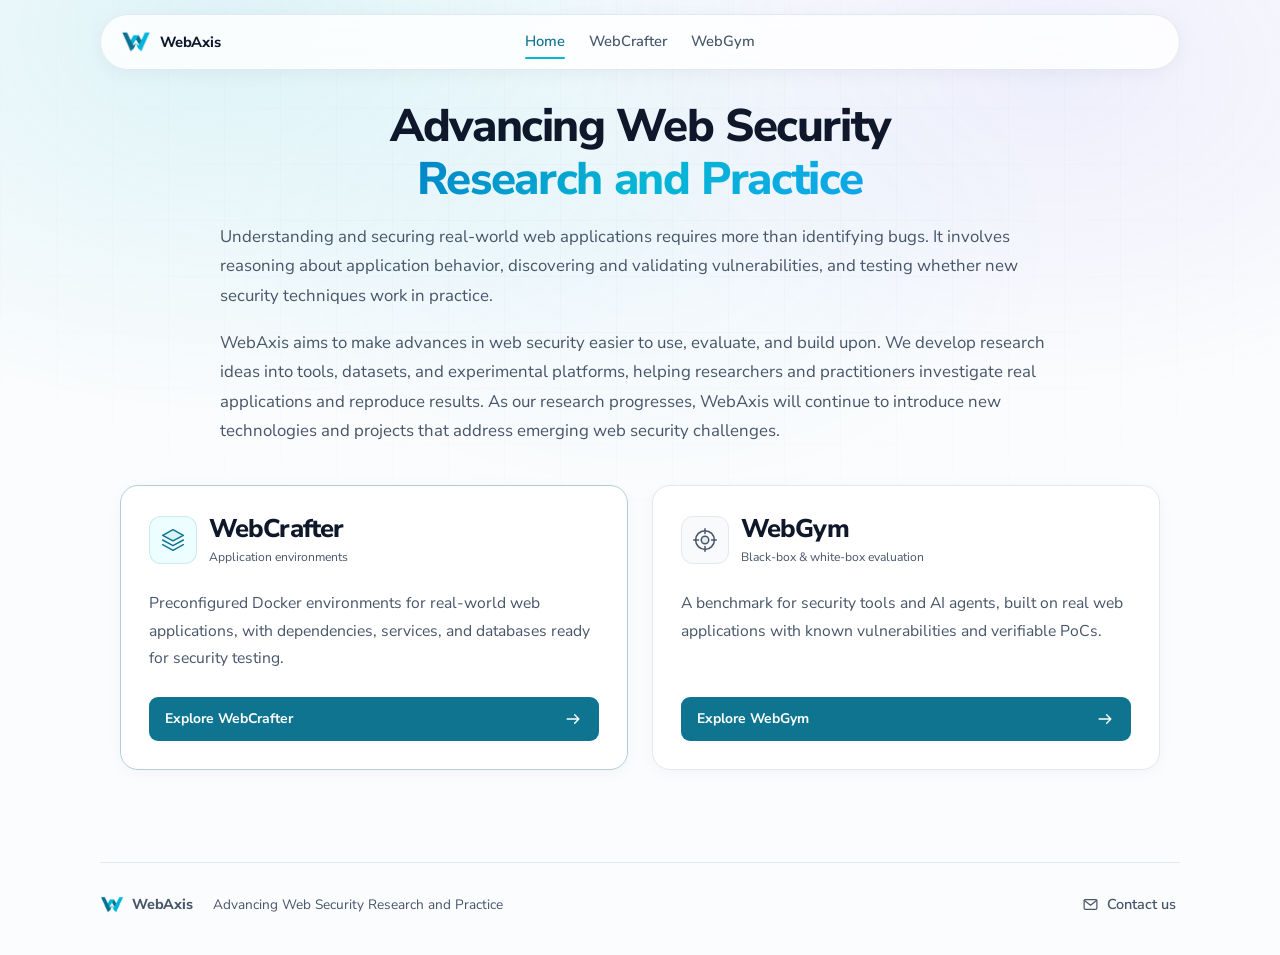
<file: index.html>
<!DOCTYPE html>
<html lang="en" data-theme="light">
  <head>
    <meta charset="utf-8" />
    <meta name="viewport" content="width=device-width, initial-scale=1" />
    <meta name="description" content="WebAxis: Advancing Web Security Research and Practice. Tools, datasets, and runtime environments for web security research." />
    <title>WebAxis</title>
    <link rel="icon" type="image/png" sizes="192x192" href="./assets/icons/webaxis-icon-192.png?v=2" />
    <link rel="icon" type="image/png" sizes="32x32" href="./assets/icons/favicon-32x32.png?v=2" />
    <link rel="icon" type="image/png" sizes="16x16" href="./assets/icons/favicon-16x16.png?v=2" />
    <link rel="apple-touch-icon" sizes="180x180" href="./assets/icons/apple-touch-icon.png?v=2" />
    <link rel="shortcut icon" href="./favicon.ico?v=2" />
    <link rel="preconnect" href="https://fonts.googleapis.com" />
    <link rel="preconnect" href="https://fonts.gstatic.com" crossorigin />
    <link href="https://fonts.googleapis.com/css2?family=Fira+Code:wght@400..700&family=Nunito+Sans:ital,opsz,wght@0,6..12,300..800;1,6..12,300..800&display=swap" rel="stylesheet" />
    <link rel="stylesheet" href="./css/style.css" />
  </head>
  <body>
    <a class="skip-link" href="#platforms">Skip to core platforms</a>

    <header class="topbar page-width">
      <a class="brand" href="./index.html" aria-label="Home">
        <img class="brand-mark" src="./assets/icons/webaxis-mark.png?v=2" width="30" height="30" alt="" aria-hidden="true" />
        <span>
          <strong>WebAxis</strong>
        </span>
      </a>
      <nav class="main-nav" aria-label="Main navigation">
        <a class="nav-link active" href="./index.html">Home</a>

        <a class="nav-link" href="./crafter/index.html">WebCrafter</a>

        <a class="nav-link" href="./gym/index.html">WebGym</a>

      </nav>
    </header>

    <main id="top">
      <!-- Platform introduction and product entry points. -->
      <section class="hero portal-hero" id="overview">
        <div class="page-width">
          <h1>Advancing Web Security <span class="hero-accent">Research and Practice</span></h1>
          <p class="portal-lead">Understanding and securing real-world web applications requires more than identifying bugs. It involves reasoning about application behavior, discovering and validating vulnerabilities, and testing whether new security techniques work in practice.</p>
          <p class="portal-lead">WebAxis aims to make advances in web security easier to use, evaluate, and build upon. We develop research ideas into tools, datasets, and experimental platforms, helping researchers and practitioners investigate real applications and reproduce results. As our research progresses, WebAxis will continue to introduce new technologies and projects that address emerging web security challenges.</p>

          <section class="platform-grid" id="platforms" aria-label="Research platforms">
            <article class="platform-card platform-card-crafter" aria-labelledby="platform-crafter-title">
              <div class="platform-card-head">
                <div class="platform-identity">
                  <span class="platform-icon" aria-hidden="true">
                    <svg viewBox="0 0 32 32" fill="none" stroke="currentColor" stroke-width="1.6" stroke-linecap="round" stroke-linejoin="round">
                      <path d="m16 5 11 6-11 6-11-6 11-6Z" fill="currentColor" fill-opacity=".08"/>
                      <path d="m5 16 11 6 11-6M5 21l11 6 11-6"/>
                    </svg>
                  </span>
                  <div>
                    <h2 class="platform-name" id="platform-crafter-title">WebCrafter</h2>
                    <p class="platform-kind">Application environments</p>
                  </div>
                </div>
              </div>
              <p class="platform-description">Preconfigured Docker environments for real-world web applications, with dependencies, services, and databases ready for security testing.</p>
              <a class="platform-link" href="./crafter/index.html">
                <span>Explore WebCrafter</span>
                <svg aria-hidden="true" viewBox="0 0 24 24" fill="none" stroke="currentColor" stroke-width="1.7" stroke-linecap="round" stroke-linejoin="round"><path d="M5 12h14m-5-5 5 5-5 5"/></svg>
              </a>
            </article>

            <article class="platform-card platform-card-gym" aria-labelledby="platform-gym-title">
              <div class="platform-card-head">
                <div class="platform-identity">
                  <span class="platform-icon" aria-hidden="true">
                    <svg viewBox="0 0 32 32" fill="none" stroke="currentColor" stroke-width="1.6" stroke-linecap="round" stroke-linejoin="round">
                      <path d="M16 4v5m0 14v5M4 16h5m14 0h5"/>
                      <circle cx="16" cy="16" r="10"/><circle cx="16" cy="16" r="4" fill="currentColor" fill-opacity=".08"/>
                    </svg>
                  </span>
                  <div>
                    <h2 class="platform-name" id="platform-gym-title">WebGym</h2>
                    <p class="platform-kind">Black-box &amp; white-box evaluation</p>
                  </div>
                </div>
              </div>
              <p class="platform-description">A benchmark for security tools and AI agents, built on real web applications with known vulnerabilities and verifiable PoCs.</p>
              <a class="platform-link" href="./gym/index.html">
                <span>Explore WebGym</span>
                <svg aria-hidden="true" viewBox="0 0 24 24" fill="none" stroke="currentColor" stroke-width="1.7" stroke-linecap="round" stroke-linejoin="round"><path d="M5 12h14m-5-5 5 5-5 5"/></svg>
              </a>
            </article>
          </section>
        </div>
      </section>
    </main>

    <footer class="site-footer">
      <div class="site-footer-inner page-width">
        <div class="site-footer-identity">
          <a class="site-footer-brand" href="./index.html" aria-label="WebAxis home">
            <img src="./assets/icons/webaxis-mark.png?v=2" width="24" height="24" alt="" aria-hidden="true" />
            <span>WebAxis</span>
          </a>
          <p class="site-footer-note">Advancing Web Security Research and Practice</p>
        </div>
        <a class="site-footer-contact" href="mailto:youkushi@polyu.edu.hk">
          <svg width="17" height="17" viewBox="0 0 24 24" fill="none" stroke="currentColor" stroke-width="1.7" stroke-linecap="round" stroke-linejoin="round" aria-hidden="true" focusable="false"><rect x="3" y="5" width="18" height="14" rx="2"/><path d="m3 6 9 7 9-7"/></svg>
          <span>Contact us</span>
        </a>
      </div>
    </footer>


    <script src="./data/crafterhub-data.js?v=a4b21edb624f"></script>
    <script src="./data/benchmark-data.js?v=259abdf1a1df"></script>
    <script src="./js/app.js"></script>
  </body>
</html>
</file>
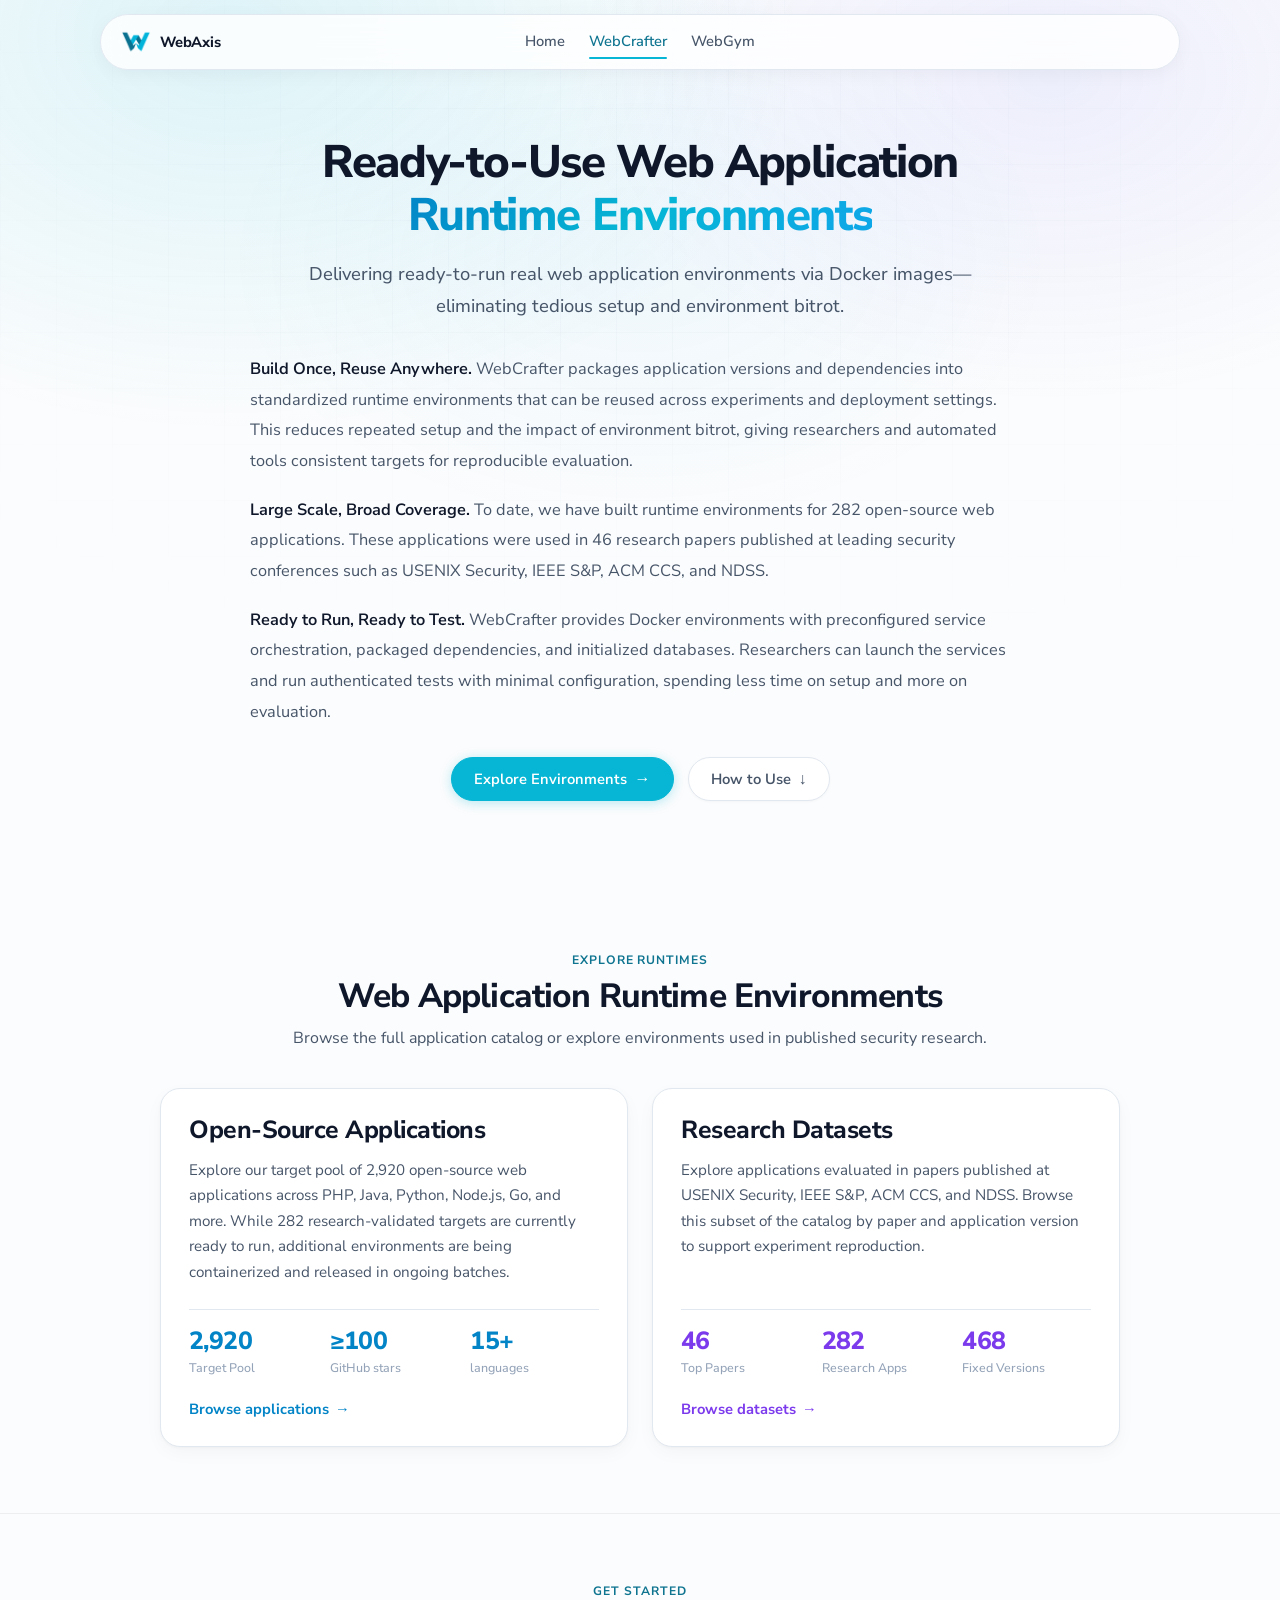
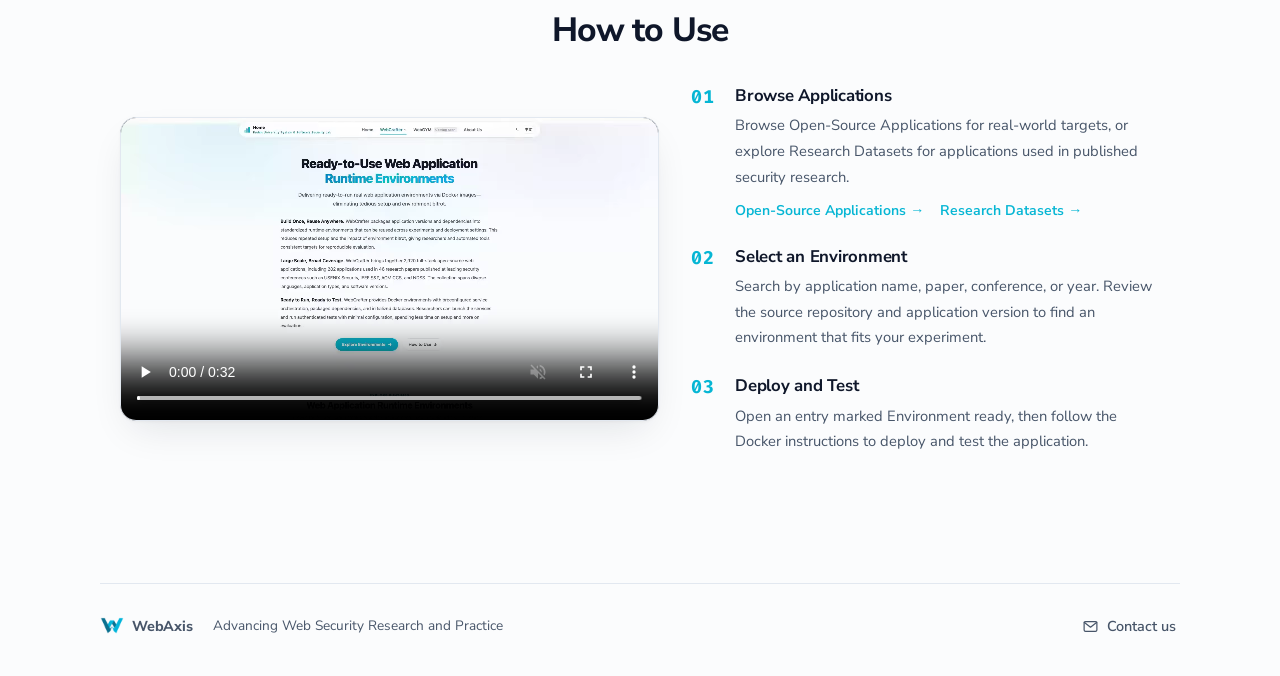
<file: crafter/index.html>
<!doctype html>
<html lang="en" data-theme="light">
  <head>
    <meta charset="utf-8" />
    <meta name="viewport" content="width=device-width, initial-scale=1" />
    <meta name="description" content="WebCrafter: A platform of runtime environments, versions, and reproducibility material for real-world web applications." />
    <title>WebCrafter · Web Application Runtime Environment Repository</title>
    <link rel="icon" type="image/png" sizes="192x192" href="../assets/icons/webaxis-icon-192.png?v=2" />
    <link rel="icon" type="image/png" sizes="32x32" href="../assets/icons/favicon-32x32.png?v=2" />
    <link rel="icon" type="image/png" sizes="16x16" href="../assets/icons/favicon-16x16.png?v=2" />
    <link rel="apple-touch-icon" sizes="180x180" href="../assets/icons/apple-touch-icon.png?v=2" />
    <link rel="alternate icon" href="../favicon.ico?v=2" />
    <link rel="preconnect" href="https://fonts.googleapis.com" />
    <link rel="preconnect" href="https://fonts.gstatic.com" crossorigin />
    <link href="https://fonts.googleapis.com/css2?family=Fira+Code:wght@400..700&family=Nunito+Sans:ital,opsz,wght@0,6..12,300..800;1,6..12,300..800&display=swap" rel="stylesheet" />
    <link rel="stylesheet" href="../css/style.css" />
  </head>
  <body>
    <a class="skip-link" href="#overview">Skip to overview</a>

    <header class="topbar page-width">
      <a class="brand" href="../index.html" aria-label="Home">
        <img class="brand-mark" src="../assets/icons/webaxis-mark.png?v=2" width="30" height="30" alt="" aria-hidden="true" />
        <span>
          <strong>WebAxis</strong>
        </span>
      </a>
      <nav class="main-nav" aria-label="Main navigation">
        <a class="nav-link" href="../index.html">Home</a>

        <a class="nav-link active" href="./index.html">WebCrafter</a>

        <a class="nav-link" href="../gym/index.html">WebGym</a>

      </nav>
    </header>

    <main id="top">
      <section class="hero" id="overview">
        <div class="page-width">
          <h1>Ready-to-Use Web Application <span class="hero-accent">Runtime Environments</span></h1>
          <p class="hero-lead">Delivering ready-to-run real web application environments via Docker images—eliminating tedious setup and environment bitrot.</p>
          <div class="hero-context" aria-label="Platform background and value">
            <p><strong>Build Once, Reuse Anywhere.</strong> WebCrafter packages application versions and dependencies into standardized runtime environments that can be reused across experiments and deployment settings. This reduces repeated setup and the impact of environment bitrot, giving researchers and automated tools consistent targets for reproducible evaluation.</p>
            <p><strong>Large Scale, Broad Coverage.</strong> To date, we have built runtime environments for 282 open-source web applications. These applications were used in 46 research papers published at leading security conferences such as USENIX Security, IEEE S&amp;P, ACM CCS, and NDSS.</p>
            <p><strong>Ready to Run, Ready to Test.</strong> WebCrafter provides Docker environments with preconfigured service orchestration, packaged dependencies, and initialized databases. Researchers can launch the services and run authenticated tests with minimal configuration, spending less time on setup and more on evaluation.</p>
          </div>
          <div class="hero-actions" aria-label="Quick links">
            <a class="hero-action hero-action-primary" href="#scope">Explore Environments <span aria-hidden="true">→</span></a>
            <a class="hero-action hero-action-secondary" href="#workflow">How to Use <span aria-hidden="true">↓</span></a>
          </div>
        </div>
      </section>

      <section class="section scope-section" id="scope" aria-labelledby="scope-heading-title">
        <div class="page-width">
          <div class="scope-heading">
            <p class="kicker">EXPLORE RUNTIMES</p>
            <h2 id="scope-heading-title">Web Application Runtime Environments</h2>
            <p class="section-intro">Browse the full application catalog or explore environments used in published security research.</p>
          </div>
          <div class="scope-grid" aria-label="Environment catalogs">
            <a class="scope-card scope-a" href="./catalog.html">
              <h2 class="scope-card-title">Open-Source Applications</h2>
              <p class="scope-description">Explore our target pool of 2,920 open-source web applications across PHP, Java, Python, Node.js, Go, and more. While 282 research-validated targets are currently ready to run, additional environments are being containerized and released in ongoing batches.</p>
              <div class="scope-facts" aria-label="Application catalog statistics">
                <span><strong class="stat-num">2,920</strong><small>Target Pool</small></span>
                <span><strong class="stat-num">≥100</strong><small>GitHub stars</small></span>
                <span><strong class="stat-num">15+</strong><small>languages</small></span>
              </div>
              <b class="scope-action">Browse applications <i aria-hidden="true">→</i></b>
            </a>
            <a class="scope-card scope-b" href="./benchmarks.html">
              <h2 class="scope-card-title">Research Datasets</h2>
              <p class="scope-description">Explore applications evaluated in papers published at USENIX Security, IEEE S&P, ACM CCS, and NDSS. Browse this subset of the catalog by paper and application version to support experiment reproduction.</p>
              <div class="scope-facts" aria-label="Research dataset statistics">
                <span><strong class="stat-num">46</strong><small>Top Papers</small></span>
                <span><strong class="stat-num">282</strong><small>Research Apps</small></span>
                <span><strong class="stat-num">468</strong><small>Fixed Versions</small></span>
              </div>
              <b class="scope-action">Browse datasets <i aria-hidden="true">→</i></b>
            </a>
          </div>
        </div>
      </section>

      <section class="section workflow-section" id="workflow" aria-labelledby="workflow-title">
        <div class="page-width">
          <div class="workflow-heading">
            <p class="kicker">GET STARTED</p>
            <h2 id="workflow-title">How to Use</h2>
          </div>

          <div class="workflow-grid">
            <div class="workflow-video-container">
              <video class="workflow-video" autoplay loop muted playsinline controls poster="../assets/crafter-workflow-demo-poster.jpg" preload="metadata">
                <source src="../assets/crafter-workflow-demo.mp4" type="video/mp4" />
                <source src="../assets/crafter-workflow-demo.webm" type="video/webm" />
              </video>
            </div>

            <ol class="workflow-steps" aria-label="How to use WebCrafter">
              <li class="workflow-step">
                <span class="workflow-step-index">01</span>
                <div class="workflow-step-copy">
                  <h3>Browse Applications</h3>
                  <p>Browse Open-Source Applications for real-world targets, or explore Research Datasets for applications used in published security research.</p>
                </div>
                <div class="workflow-step-actions" aria-label="Environment links">
                  <a href="./catalog.html">Open-Source Applications <span aria-hidden="true">→</span></a>
                  <a href="./benchmarks.html">Research Datasets <span aria-hidden="true">→</span></a>
                </div>
              </li>
              <li class="workflow-step">
                <span class="workflow-step-index">02</span>
                <div class="workflow-step-copy">
                  <h3>Select an Environment</h3>
                  <p>Search by application name, paper, conference, or year. Review the source repository and application version to find an environment that fits your experiment.</p>
                </div>
                <span class="workflow-step-note">Search · source · version</span>
              </li>
              <li class="workflow-step">
                <span class="workflow-step-index">03</span>
                <div class="workflow-step-copy">
                  <h3>Deploy and Test</h3>
                  <p>Open an entry marked Environment ready, then follow the Docker instructions to deploy and test the application.</p>
                </div>
                <span class="workflow-step-note ready-note"><i aria-hidden="true"></i><span>Environment ready</span></span>
              </li>
            </ol>
          </div>
        </div>
      </section>
    </main>

    <footer class="site-footer">
      <div class="site-footer-inner page-width">
        <div class="site-footer-identity">
          <a class="site-footer-brand" href="../index.html" aria-label="WebAxis home">
            <img src="../assets/icons/webaxis-mark.png?v=2" width="24" height="24" alt="" aria-hidden="true" />
            <span>WebAxis</span>
          </a>
          <p class="site-footer-note">Advancing Web Security Research and Practice</p>
        </div>
        <a class="site-footer-contact" href="mailto:youkushi@polyu.edu.hk">
          <svg width="17" height="17" viewBox="0 0 24 24" fill="none" stroke="currentColor" stroke-width="1.7" stroke-linecap="round" stroke-linejoin="round" aria-hidden="true" focusable="false"><rect x="3" y="5" width="18" height="14" rx="2"/><path d="m3 6 9 7 9-7"/></svg>
          <span>Contact us</span>
        </a>
      </div>
    </footer>

    <script src="../js/app.js"></script>
  </body>
</html>
</file>
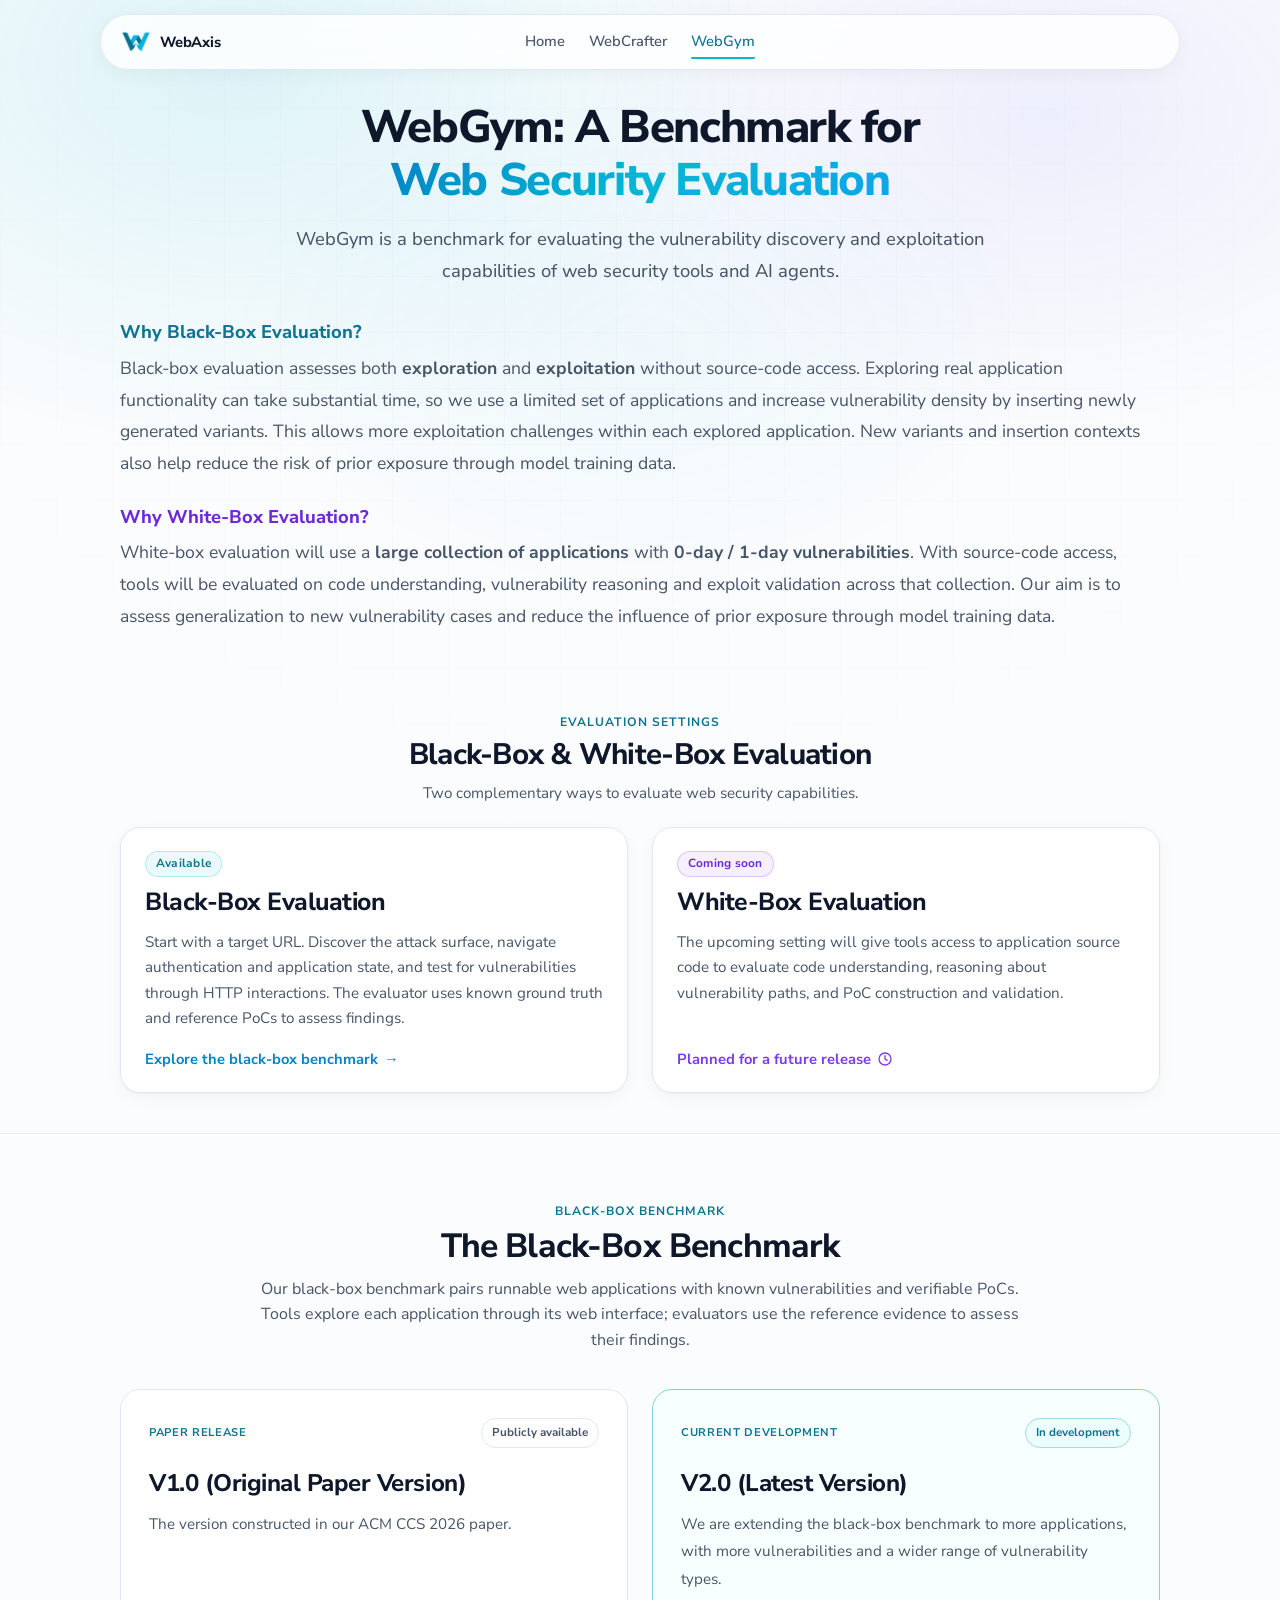
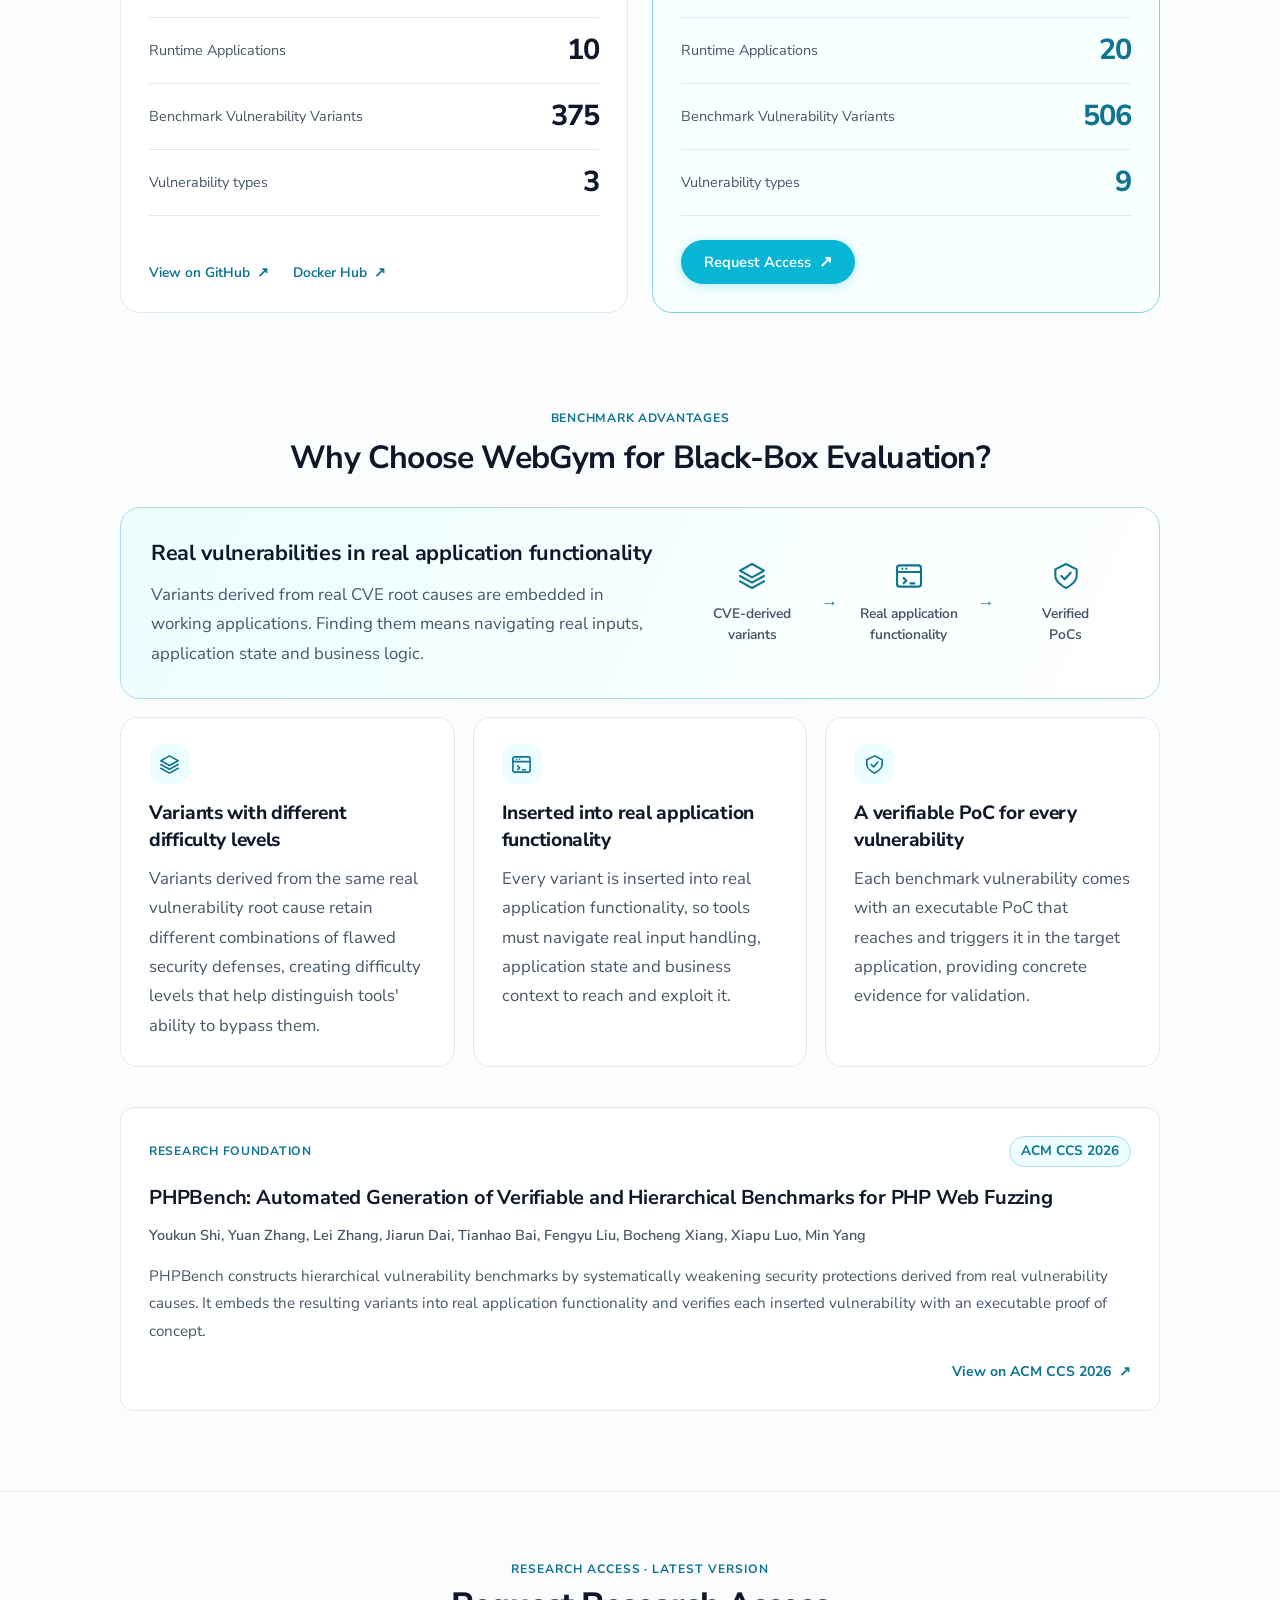
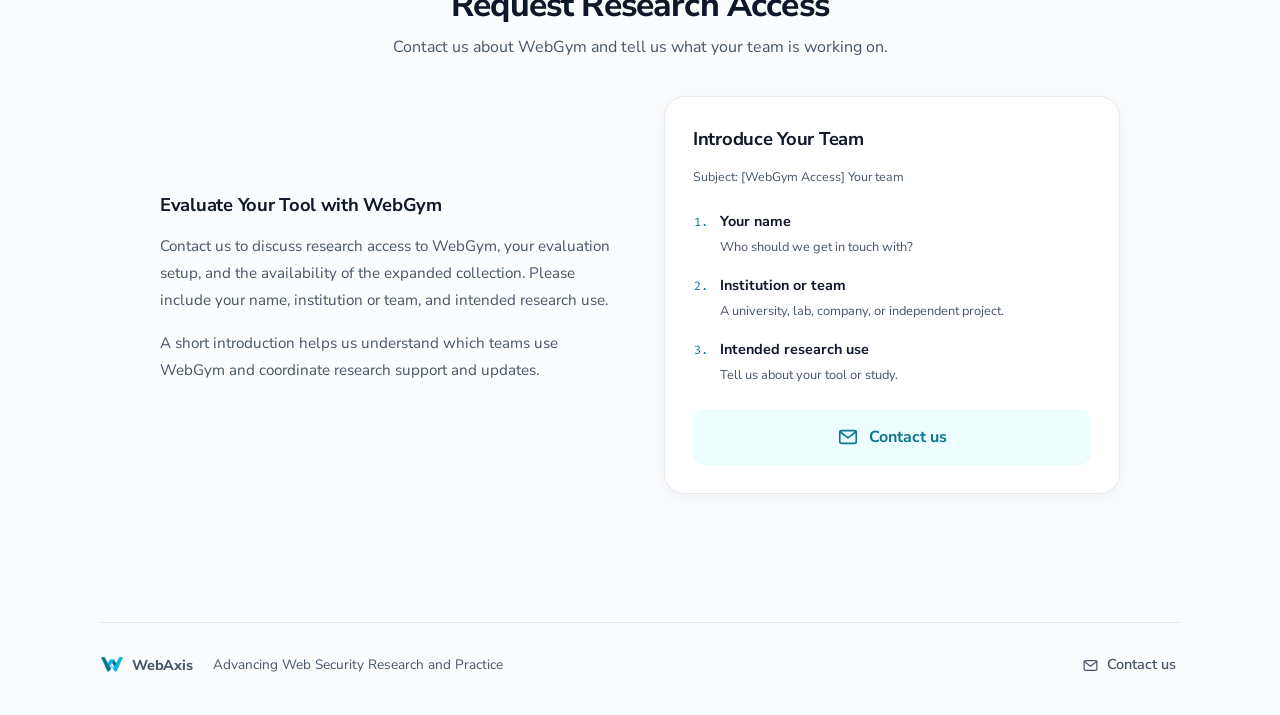
<file: gym/index.html>
<!doctype html>
<html lang="en" data-theme="light">
  <head>
    <meta charset="utf-8" />
    <meta name="viewport" content="width=device-width, initial-scale=1" />
    <meta name="description" content="WebGym is a benchmark for evaluating web security tools and AI agents using real applications, known vulnerabilities, and verifiable PoCs. Black-box evaluation is available; white-box evaluation is coming soon." />
    <title>WebGym · Web Security Evaluation · WebAxis</title>
    <link rel="icon" type="image/png" sizes="192x192" href="../assets/icons/webaxis-icon-192.png?v=2" />
    <link rel="icon" type="image/png" sizes="32x32" href="../assets/icons/favicon-32x32.png?v=2" />
    <link rel="icon" type="image/png" sizes="16x16" href="../assets/icons/favicon-16x16.png?v=2" />
    <link rel="apple-touch-icon" sizes="180x180" href="../assets/icons/apple-touch-icon.png?v=2" />
    <link rel="shortcut icon" href="../favicon.ico?v=2" />
    <link rel="preconnect" href="https://fonts.googleapis.com" />
    <link rel="preconnect" href="https://fonts.gstatic.com" crossorigin />
    <link href="https://fonts.googleapis.com/css2?family=Fira+Code:wght@400..700&family=Nunito+Sans:ital,opsz,wght@0,6..12,300..800;1,6..12,300..800&display=swap" rel="stylesheet" />
    <link rel="stylesheet" href="../css/style.css" />
    <link rel="stylesheet" href="../css/gym.css?v=52ae8948599a" />
  </head>
  <body class="gym-page">
    <a class="skip-link" href="#overview">Skip to overview</a>
    <header class="topbar page-width">
      <a class="brand" href="../index.html" aria-label="Home">
        <img class="brand-mark" src="../assets/icons/webaxis-mark.png?v=2" width="30" height="30" alt="" aria-hidden="true" />
        <span>
          <strong>WebAxis</strong>
        </span>
      </a>
      <nav class="main-nav" aria-label="Main navigation">
        <a class="nav-link" href="../index.html">Home</a>

        <a class="nav-link" href="../crafter/index.html">WebCrafter</a>

        <a class="nav-link active" href="./index.html" aria-current="page">WebGym</a>

      </nav>
    </header>
    <main id="top">
      <div class="gym-intro">
        <section class="hero" id="overview">
          <div class="page-width">
            <h1>WebGym: A Benchmark for <span class="hero-accent">Web Security Evaluation</span></h1>
            <p class="hero-lead">WebGym is a benchmark for evaluating the vulnerability discovery and exploitation capabilities of web security tools and AI agents.</p>
            <div class="gym-rationale" aria-label="Why two evaluation settings">
              <div>
                <h2>Why Black-Box Evaluation?</h2>
                <p>Black-box evaluation assesses both <strong>exploration</strong> and <strong>exploitation</strong> without source-code access. Exploring real application functionality can take substantial time, so we use a limited set of applications and increase vulnerability density by inserting newly generated variants. This allows more exploitation challenges within each explored application. New variants and insertion contexts also help reduce the risk of prior exposure through model training data.</p>
              </div>
              <div>
                <h2>Why White-Box Evaluation?</h2>
                <p>White-box evaluation will use a <strong>large collection of applications</strong> with <strong>0-day / 1-day vulnerabilities</strong>. With source-code access, tools will be evaluated on code understanding, vulnerability reasoning and exploit validation across that collection. Our aim is to assess generalization to new vulnerability cases and reduce the influence of prior exposure through model training data.</p>
              </div>
            </div>
          </div>
        </section>

        <section class="section scope-section" id="evaluation-settings" aria-labelledby="settings-title">
          <div class="page-width">
            <div class="scope-heading">
              <p class="kicker">EVALUATION SETTINGS</p>
              <h2 id="settings-title">Black-Box &amp; White-Box Evaluation</h2>
              <p class="section-intro">Two complementary ways to evaluate web security capabilities.</p>
            </div>
            <div class="scope-grid" aria-label="Evaluation settings">
              <article class="scope-card scope-a" id="black-box-mode">
                <div class="gym-edition-status"><span class="portal-card-tag">Available</span></div>
                <h2 class="scope-card-title">Black-Box Evaluation</h2>
                <p class="scope-description">Start with a target URL. Discover the attack surface, navigate authentication and application state, and test for vulnerabilities through HTTP interactions. The evaluator uses known ground truth and reference PoCs to assess findings.</p>
                <a class="scope-action" href="#black-box-benchmark">Explore the black-box benchmark <i aria-hidden="true">→</i></a>
              </article>
              <article class="scope-card scope-b" id="white-box-mode">
                <div class="gym-edition-status"><span class="portal-card-tag">Coming soon</span></div>
                <h2 class="scope-card-title">White-Box Evaluation</h2>
                <p class="scope-description">The upcoming setting will give tools access to application source code to evaluate code understanding, reasoning about vulnerability paths, and PoC construction and validation.</p>
                <p class="gym-mode-note scope-action">Planned for a future release <svg width="16" height="16" viewBox="0 0 24 24" fill="none" stroke="currentColor" stroke-width="2" stroke-linecap="round" stroke-linejoin="round" aria-hidden="true"><circle cx="12" cy="12" r="9"/><path d="M12 7v5l3 2"/></svg></p>
              </article>
            </div>
          </div>
        </section>
      </div>

      <section class="section workflow-section gym-benchmark-section" id="black-box-benchmark" aria-labelledby="benchmark-title">
        <div class="page-width">
          <div class="scope-heading">
            <p class="kicker">BLACK-BOX BENCHMARK</p>
            <h2 id="benchmark-title">The Black-Box Benchmark</h2>
            <p class="section-intro">Our black-box benchmark pairs runnable web applications with known vulnerabilities and verifiable PoCs. Tools explore each application through its web interface; evaluators use the reference evidence to assess their findings.</p>
          </div>
          <div class="gym-editions" aria-label="Black-box benchmark editions">
            <article class="gym-edition" id="public-baseline" aria-labelledby="paper-edition-title">
              <div class="gym-edition-header"><p class="kicker">PAPER RELEASE</p><span class="gym-edition-badge">Publicly available</span></div>
              <h3 id="paper-edition-title">V1.0 (Original Paper Version)</h3>
              <p class="gym-edition-description">The version constructed in our ACM CCS 2026 paper.</p>
              <dl class="gym-edition-metrics">
                <div><dt>Runtime Applications</dt><dd>10</dd></div>
                <div><dt>Benchmark Vulnerability Variants</dt><dd>375</dd></div>
                <div><dt>Vulnerability types</dt><dd>3</dd></div>
              </dl>
              <div class="gym-edition-actions gym-baseline-links">
                <a href="https://github.com/SheltonShi/WebVulnBench" target="_blank" rel="noopener noreferrer">View on GitHub <span aria-hidden="true">↗</span></a>
                <a href="https://hub.docker.com/r/sheltonshi/webvulnbench" target="_blank" rel="noopener noreferrer">Docker Hub <span aria-hidden="true">↗</span></a>
              </div>
            </article>
            <article class="gym-edition gym-edition-current" aria-labelledby="expanded-edition-title">
              <div class="gym-edition-header"><p class="kicker">CURRENT DEVELOPMENT</p><span class="gym-edition-badge">In development</span></div>
              <h3 id="expanded-edition-title">V2.0 (Latest Version)</h3>
              <p class="gym-edition-description">We are extending the black-box benchmark to more applications, with more vulnerabilities and a wider range of vulnerability types.</p>
              <dl class="gym-edition-metrics">
                <div><dt>Runtime Applications</dt><dd>20</dd></div>
                <div><dt>Benchmark Vulnerability Variants</dt><dd>506</dd></div>
                <div><dt>Vulnerability types</dt><dd>9</dd></div>
              </dl>
              <div class="gym-edition-actions">
                <a class="hero-action hero-action-primary" href="#access">Request Access <span aria-hidden="true">↗</span></a>
              </div>
            </article>
          </div>
          <section class="gym-advantages" id="benchmark-advantages" aria-labelledby="advantages-title">
            <div class="gym-advantages-heading">
              <p class="kicker">BENCHMARK ADVANTAGES</p>
              <h3 id="advantages-title">Why Choose WebGym for Black-Box Evaluation?</h3>
            </div>
            <article class="gym-advantage-feature">
              <div class="gym-advantage-feature-copy">
                <h4>Real vulnerabilities in real application functionality</h4>
                <p>Variants derived from real CVE root causes are embedded in working applications. Finding them means navigating real inputs, application state and business logic.</p>
              </div>
              <div class="gym-evidence-path" aria-label="From real vulnerability roots to verifiable exploits">
                <div class="gym-evidence-step">
                  <svg viewBox="0 0 24 24" fill="none" stroke="currentColor" stroke-width="1.6" stroke-linecap="round" stroke-linejoin="round" aria-hidden="true"><path d="m12 3 9 5-9 5-9-5 9-5Z"/><path d="m3 12 9 5 9-5M3 16l9 5 9-5"/></svg>
                  <span>CVE-derived<br> variants</span>
                </div>
                <span class="gym-evidence-arrow" aria-hidden="true">→</span>
                <div class="gym-evidence-step">
                  <svg viewBox="0 0 24 24" fill="none" stroke="currentColor" stroke-width="1.6" stroke-linecap="round" stroke-linejoin="round" aria-hidden="true"><rect x="3" y="4" width="18" height="16" rx="2"/><path d="M3 9h18M7 6.5h.01M10 6.5h.01m-2 7 2 2-2 2m5 0h3"/></svg>
                  <span>Real application<br> functionality</span>
                </div>
                <span class="gym-evidence-arrow" aria-hidden="true">→</span>
                <div class="gym-evidence-step">
                  <svg viewBox="0 0 24 24" fill="none" stroke="currentColor" stroke-width="1.6" stroke-linecap="round" stroke-linejoin="round" aria-hidden="true"><path d="m12 3 8 4v5c0 5-8 9-8 9s-8-4-8-9V7l8-4Z"/><path d="m8.5 12 2.5 2.5 4.5-5"/></svg>
                  <span>Verified<br> PoCs</span>
                </div>
              </div>
            </article>
            <div class="gym-advantage-grid">
              <article class="gym-advantage-card">
                <span class="gym-advantage-icon" aria-hidden="true"><svg viewBox="0 0 24 24" fill="none" stroke="currentColor" stroke-width="1.7" stroke-linecap="round" stroke-linejoin="round"><path d="m12 3 9 5-9 5-9-5 9-5Z"/><path d="m3 12 9 5 9-5M3 16l9 5 9-5"/></svg></span>
                <h4>Variants with different difficulty levels</h4>
                <p>Variants derived from the same real vulnerability root cause retain different combinations of flawed security defenses, creating difficulty levels that help distinguish tools' ability to bypass them.</p>
              </article>
              <article class="gym-advantage-card">
                <span class="gym-advantage-icon" aria-hidden="true"><svg viewBox="0 0 24 24" fill="none" stroke="currentColor" stroke-width="1.7" stroke-linecap="round" stroke-linejoin="round"><rect x="3" y="4" width="18" height="16" rx="2"/><path d="M3 9h18M7 6.5h.01M10 6.5h.01m-2 7 2 2-2 2m5 0h3"/></svg></span>
                <h4>Inserted into real application functionality</h4>
                <p>Every variant is inserted into real application functionality, so tools must navigate real input handling, application state and business context to reach and exploit it.</p>
              </article>
              <article class="gym-advantage-card">
                <span class="gym-advantage-icon" aria-hidden="true"><svg viewBox="0 0 24 24" fill="none" stroke="currentColor" stroke-width="1.7" stroke-linecap="round" stroke-linejoin="round"><path d="m12 3 8 4v5c0 5-8 9-8 9s-8-4-8-9V7l8-4Z"/><path d="m8.5 12 2.5 2.5 4.5-5"/></svg></span>
                <h4>A verifiable PoC for every vulnerability</h4>
                <p>Each benchmark vulnerability comes with an executable PoC that reaches and triggers it in the target application, providing concrete evidence for validation.</p>
              </article>
            </div>
          </section>
          <article class="gym-research" aria-labelledby="research-title">
            <div class="gym-research-header">
              <p class="kicker">RESEARCH FOUNDATION</p>
              <span class="gym-paper-badge">ACM CCS 2026</span>
            </div>
            <h3 id="research-title">PHPBench: Automated Generation of Verifiable and Hierarchical Benchmarks for PHP Web Fuzzing</h3>
            <p class="gym-paper-authors">Youkun Shi, Yuan Zhang, Lei Zhang, Jiarun Dai, Tianhao Bai, Fengyu Liu, Bocheng Xiang, Xiapu Luo, Min Yang</p>
            <p>PHPBench constructs hierarchical vulnerability benchmarks by systematically weakening security protections derived from real vulnerability causes. It embeds the resulting variants into real application functionality and verifies each inserted vulnerability with an executable proof of concept.</p>
            <div class="gym-research-actions">
              <a href="https://www.sigsac.org/ccs/CCS2026/program/accepted-papers.html" target="_blank" rel="noopener noreferrer">View on ACM CCS 2026 <span aria-hidden="true">↗</span></a>
            </div>
          </article>
        </div>
      </section>

      <section class="section workflow-section" id="access" aria-labelledby="access-title">
        <div class="page-width">
          <div class="scope-heading">
            <p class="kicker">RESEARCH ACCESS · LATEST VERSION</p>
            <h2 id="access-title">Request Research Access</h2>
            <p class="section-intro">Contact us about WebGym and tell us what your team is working on.</p>
          </div>
          <div class="gym-access-layout">
            <div class="gym-access-copy">
              <h3>Evaluate Your Tool with WebGym</h3>
              <p>Contact us to discuss research access to WebGym, your evaluation setup, and the availability of the expanded collection. Please include your name, institution or team, and intended research use.</p>
              <p>A short introduction helps us understand which teams use WebGym and coordinate research support and updates.</p>
            </div>
            <div class="gym-email-card">
              <h3>Introduce Your Team</h3>
              <p class="gym-email-subject">Subject: [WebGym Access] Your team</p>
              <ol class="gym-email-fields"><li><strong>Your name</strong><small>Who should we get in touch with?</small></li><li><strong>Institution or team</strong><small>A university, lab, company, or independent project.</small></li><li><strong>Intended research use</strong><small>Tell us about your tool or study.</small></li></ol>
              <a class="gym-email-address" href="mailto:youkushi@polyu.edu.hk?subject=%5BWebGym%20Access%5D%20Your%20team">
                <svg width="22" height="22" viewBox="0 0 24 24" fill="none" stroke="currentColor" stroke-width="1.8" stroke-linecap="round" stroke-linejoin="round" aria-hidden="true" focusable="false"><rect x="3" y="5" width="18" height="14" rx="2"/><path d="m3 6 9 7 9-7"/></svg>
                <span>Contact us</span>
              </a>
            </div>
          </div>
        </div>
      </section>
    </main>

    <footer class="site-footer">
      <div class="site-footer-inner page-width">
        <div class="site-footer-identity">
          <a class="site-footer-brand" href="../index.html" aria-label="WebAxis home">
            <img src="../assets/icons/webaxis-mark.png?v=2" width="24" height="24" alt="" aria-hidden="true" />
            <span>WebAxis</span>
          </a>
          <p class="site-footer-note">Advancing Web Security Research and Practice</p>
        </div>
        <a class="site-footer-contact" href="mailto:youkushi@polyu.edu.hk">
          <svg width="17" height="17" viewBox="0 0 24 24" fill="none" stroke="currentColor" stroke-width="1.7" stroke-linecap="round" stroke-linejoin="round" aria-hidden="true" focusable="false"><rect x="3" y="5" width="18" height="14" rx="2"/><path d="m3 6 9 7 9-7"/></svg>
          <span>Contact us</span>
        </a>
      </div>
    </footer>
  </body>
</html>
</file>
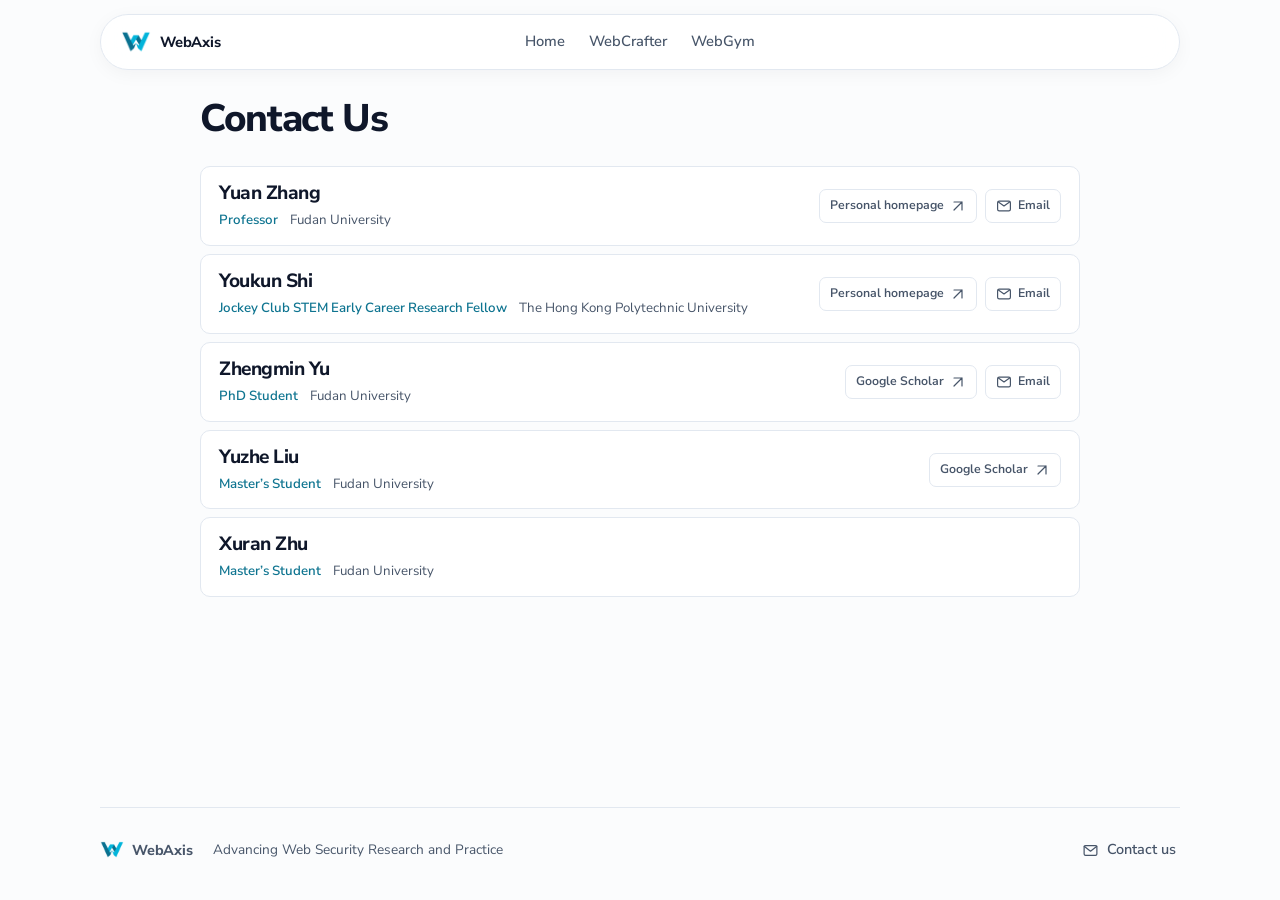
<file: about.html>
<!DOCTYPE html>
<html lang="en" data-theme="light">
  <head>
    <meta charset="utf-8" />
    <meta name="viewport" content="width=device-width, initial-scale=1" />
    <meta name="description" content="Contact the team building and maintaining WebAxis." />
    <title>Contact Us · WebAxis</title>
    <link rel="icon" type="image/png" sizes="192x192" href="./assets/icons/webaxis-icon-192.png?v=2" />
    <link rel="icon" type="image/png" sizes="32x32" href="./assets/icons/favicon-32x32.png?v=2" />
    <link rel="icon" type="image/png" sizes="16x16" href="./assets/icons/favicon-16x16.png?v=2" />
    <link rel="apple-touch-icon" sizes="180x180" href="./assets/icons/apple-touch-icon.png?v=2" />
    <link rel="shortcut icon" href="./favicon.ico?v=2" />
    <link rel="preconnect" href="https://fonts.googleapis.com" />
    <link rel="preconnect" href="https://fonts.gstatic.com" crossorigin />
    <link href="https://fonts.googleapis.com/css2?family=Fira+Code:wght@400..700&family=Nunito+Sans:ital,opsz,wght@0,6..12,300..800;1,6..12,300..800&display=swap" rel="stylesheet" />
    <link rel="stylesheet" href="./css/style.css" />
  </head>
  <body>
    <a class="skip-link" href="#about-content">Skip to team members</a>

    <header class="topbar page-width">
      <a class="brand" href="./index.html" aria-label="Home">
        <img class="brand-mark" src="./assets/icons/webaxis-mark.png?v=2" width="30" height="30" alt="" aria-hidden="true" />
        <span>
          <strong>WebAxis</strong>
        </span>
      </a>
      <nav class="main-nav" aria-label="Main navigation">
        <a class="nav-link" href="./index.html">Home</a>

        <a class="nav-link" href="./crafter/index.html">WebCrafter</a>

        <a class="nav-link" href="./gym/index.html">WebGym</a>

      </nav>
    </header>

    <main id="top" class="page-width">
      <div class="team-page" id="about-content">
        <h1 class="team-title">Contact Us</h1>

        <ol class="member-list" role="list">
          <li>
            <article class="member-card" aria-labelledby="member-yuan-zhang">
              <div class="member-info">
                <h2 class="member-name" id="member-yuan-zhang">Yuan Zhang</h2>
                <div class="member-meta">
                  <p class="member-role">Professor</p>
                  <p class="member-affiliation">Fudan University</p>
                </div>
              </div>
              <div class="member-links">
                <a class="member-homepage" href="https://yuanxzhang.github.io/" target="_blank" rel="noopener noreferrer">
                  <span>Personal homepage</span>
                  <svg aria-hidden="true" viewBox="0 0 20 20" fill="none" stroke="currentColor" stroke-width="1.5" stroke-linecap="round" stroke-linejoin="round"><path d="M5 15 15 5M5 5h10v10"/></svg>
                </a>
                <a class="member-homepage" href="mailto:yuanxzhang@fudan.edu.cn" title="yuanxzhang@fudan.edu.cn">
                  <svg aria-hidden="true" viewBox="0 0 20 20" fill="none" stroke="currentColor" stroke-width="1.5" stroke-linecap="round" stroke-linejoin="round"><rect x="2" y="4" width="16" height="12" rx="2"/><path d="m3 5 7 5 7-5"/></svg>
                  <span>Email</span>
                </a>
              </div>
            </article>
          </li>
          <li>
            <article class="member-card" aria-labelledby="member-youkun-shi">
              <div class="member-info">
                <h2 class="member-name" id="member-youkun-shi">Youkun Shi</h2>
                <div class="member-meta">
                  <p class="member-role"><span>Jockey Club</span> <span>STEM Early Career Research Fellow</span></p>
                  <p class="member-affiliation">The Hong Kong Polytechnic University</p>
                </div>
              </div>
              <div class="member-links">
                <a class="member-homepage" href="https://sheltonshi.github.io/" target="_blank" rel="noopener noreferrer">
                  <span>Personal homepage</span>
                  <svg aria-hidden="true" viewBox="0 0 20 20" fill="none" stroke="currentColor" stroke-width="1.5" stroke-linecap="round" stroke-linejoin="round"><path d="M5 15 15 5M5 5h10v10"/></svg>
                </a>
                <a class="member-homepage" href="mailto:youkushi@polyu.edu.hk" title="youkushi@polyu.edu.hk">
                  <svg aria-hidden="true" viewBox="0 0 20 20" fill="none" stroke="currentColor" stroke-width="1.5" stroke-linecap="round" stroke-linejoin="round"><rect x="2" y="4" width="16" height="12" rx="2"/><path d="m3 5 7 5 7-5"/></svg>
                  <span>Email</span>
                </a>
              </div>
            </article>
          </li>
          <li>
            <article class="member-card" aria-labelledby="member-zhengmin-yu">
              <div class="member-info">
                <h2 class="member-name" id="member-zhengmin-yu">Zhengmin Yu</h2>
                <div class="member-meta">
                  <p class="member-role">PhD Student</p>
                  <p class="member-affiliation">Fudan University</p>
                </div>
              </div>
              <div class="member-links">
                <a class="member-homepage" href="https://scholar.google.com/citations?user=FhPWhckAAAAJ&amp;hl=en&amp;oi=ao" target="_blank" rel="noopener noreferrer">
                  <span>Google Scholar</span>
                  <svg aria-hidden="true" viewBox="0 0 20 20" fill="none" stroke="currentColor" stroke-width="1.5" stroke-linecap="round" stroke-linejoin="round"><path d="M5 15 15 5M5 5h10v10"/></svg>
                </a>
                <a class="member-homepage" href="mailto:zmyu23@m.fudan.edu.cn" title="zmyu23@m.fudan.edu.cn">
                  <svg aria-hidden="true" viewBox="0 0 20 20" fill="none" stroke="currentColor" stroke-width="1.5" stroke-linecap="round" stroke-linejoin="round"><rect x="2" y="4" width="16" height="12" rx="2"/><path d="m3 5 7 5 7-5"/></svg>
                  <span>Email</span>
                </a>
              </div>
            </article>
          </li>
          <li>
            <article class="member-card" aria-labelledby="member-yuzhe-liu">
              <div class="member-info">
                <h2 class="member-name" id="member-yuzhe-liu">Yuzhe Liu</h2>
                <div class="member-meta">
                  <p class="member-role">Master’s Student</p>
                  <p class="member-affiliation">Fudan University</p>
                </div>
              </div>
              <a class="member-homepage" href="https://scholar.google.com/citations?user=I2oK2P4AAAAJ&amp;hl=en" target="_blank" rel="noopener noreferrer">
                <span>Google Scholar</span>
                <svg aria-hidden="true" viewBox="0 0 20 20" fill="none" stroke="currentColor" stroke-width="1.5" stroke-linecap="round" stroke-linejoin="round"><path d="M5 15 15 5M5 5h10v10"/></svg>
              </a>
            </article>
          </li>
          <li>
            <article class="member-card" aria-labelledby="member-xuran-zhu">
              <div class="member-info">
                <h2 class="member-name" id="member-xuran-zhu">Xuran Zhu</h2>
                <div class="member-meta">
                  <p class="member-role">Master’s Student</p>
                  <p class="member-affiliation">Fudan University</p>
                </div>
              </div>
            </article>
          </li>
        </ol>
      </div>
    </main>

    <footer class="site-footer">
      <div class="site-footer-inner page-width">
        <div class="site-footer-identity">
          <a class="site-footer-brand" href="./index.html" aria-label="WebAxis home">
            <img src="./assets/icons/webaxis-mark.png?v=2" width="24" height="24" alt="" aria-hidden="true" />
            <span>WebAxis</span>
          </a>
          <p class="site-footer-note">Advancing Web Security Research and Practice</p>
        </div>
        <a class="site-footer-contact" href="mailto:youkushi@polyu.edu.hk">
          <svg width="17" height="17" viewBox="0 0 24 24" fill="none" stroke="currentColor" stroke-width="1.7" stroke-linecap="round" stroke-linejoin="round" aria-hidden="true" focusable="false"><rect x="3" y="5" width="18" height="14" rx="2"/><path d="m3 6 9 7 9-7"/></svg>
          <span>Contact us</span>
        </a>
      </div>
    </footer>


    <script src="./js/app.js"></script>
  </body>
</html>
</file>
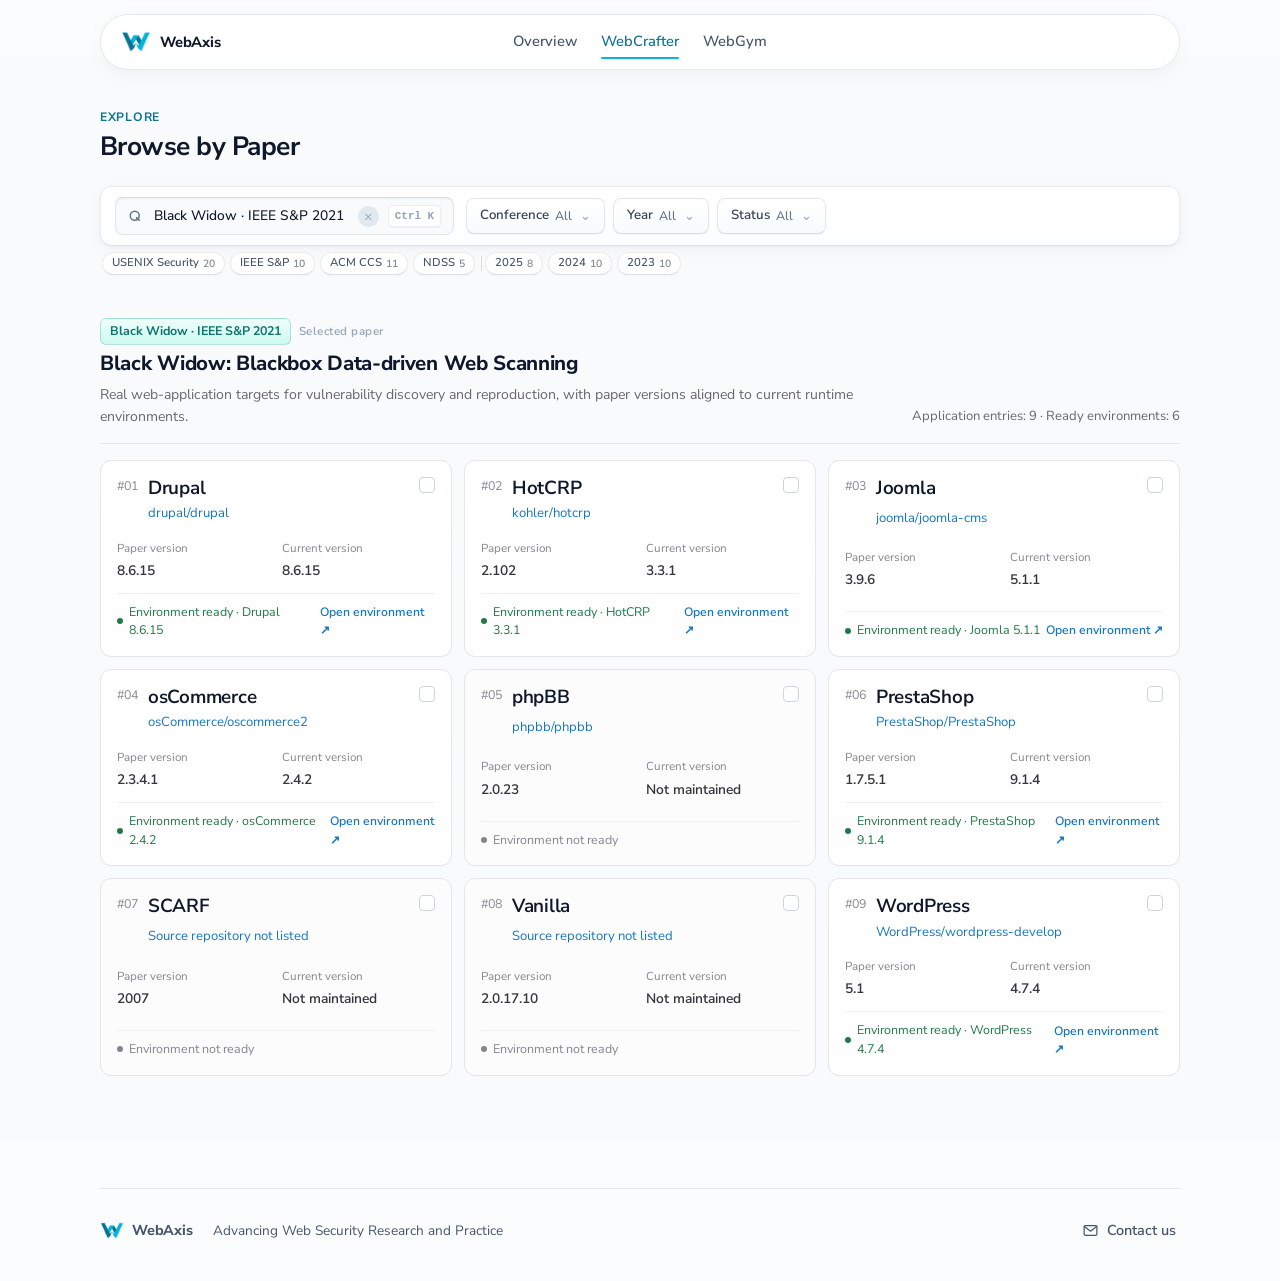
<file: crafter/benchmarks.html>
<!doctype html>
<html lang="en" data-theme="light">
  <head>
    <meta charset="utf-8" />
    <meta name="viewport" content="width=device-width, initial-scale=1" />
    <meta name="description" content="WebCrafter Research Datasets: 282 applications and 468 versions used in 46 security research papers." />
    <title>Research Datasets · WebCrafter</title>
    <link rel="icon" type="image/png" sizes="192x192" href="../assets/icons/webaxis-icon-192.png?v=2" />
    <link rel="icon" type="image/png" sizes="32x32" href="../assets/icons/favicon-32x32.png?v=2" />
    <link rel="icon" type="image/png" sizes="16x16" href="../assets/icons/favicon-16x16.png?v=2" />
    <link rel="apple-touch-icon" sizes="180x180" href="../assets/icons/apple-touch-icon.png?v=2" />
    <link rel="alternate icon" href="../favicon.ico?v=2" />
    <link rel="preconnect" href="https://fonts.googleapis.com" />
    <link rel="preconnect" href="https://fonts.gstatic.com" crossorigin />
    <link href="https://fonts.googleapis.com/css2?family=Fira+Code:wght@400..700&family=Nunito+Sans:ital,opsz,wght@0,6..12,300..800;1,6..12,300..800&display=swap" rel="stylesheet" />
    <link rel="stylesheet" href="../css/style.css" />
  </head>
  <body>
    <a class="skip-link" href="#paper-benchmarks">Skip to research datasets</a>

    <header class="topbar page-width">
      <a class="brand" href="../index.html" aria-label="Home">
        <img class="brand-mark" src="../assets/icons/webaxis-mark.png?v=2" width="30" height="30" alt="" aria-hidden="true" />
        <span><strong>WebAxis</strong></span>
      </a>
      <nav class="main-nav" aria-label="Main navigation">
        <a class="nav-link" href="./index.html">Overview</a>

        <a class="nav-link active" href="./index.html">WebCrafter</a>

        <a class="nav-link" href="../gym/index.html">WebGym</a>

      </nav>
    </header>

    <main id="top">
      <section class="section paper-section section-slate catalog-page" id="paper-benchmarks">
        <div class="page-width">
          <div class="catalog-section-heading">
            <div>
              <p class="kicker">EXPLORE</p>
              <h1>Browse by Paper</h1>
            </div>
          </div>

        <div class="catalog-toolbar">
          <div class="benchmark-search-wrapper">
            <label class="search-box" for="benchmark-search">
              <svg class="search-icon" width="15" height="15" viewBox="0 0 20 20" fill="none" stroke="currentColor" stroke-width="2" stroke-linecap="round" stroke-linejoin="round" aria-hidden="true"><circle cx="9" cy="9" r="6"></circle><line x1="15" y1="15" x2="11.5" y2="11.5"></line></svg>
              <input id="benchmark-search" type="search" role="combobox" aria-autocomplete="list" aria-expanded="false" aria-controls="benchmark-search-results" aria-describedby="benchmark-search-status" placeholder="Search papers or applications" aria-label="Search papers or applications" autocomplete="off" />
              <button class="benchmark-search-clear" id="benchmark-search-clear" type="button" aria-label="Clear search" hidden>×</button>
              <kbd class="search-kbd" id="benchmark-search-kbd">⌘K</kbd>
            </label>
            <small id="benchmark-search-status" class="visually-hidden" aria-live="polite">Search by paper, application, conference, or year.</small>
            <div class="benchmark-search-results" id="benchmark-search-results" role="listbox" aria-label="Paper search results" hidden></div>
          </div>

          <div class="toolbar-actions" aria-label="Paper filters">
            <details class="toolbar-menu" id="menu-paper-venue" name="benchmark-filter">
              <summary><span>Conference</span> <span class="toolbar-menu-value" id="paper-venue-summary">All</span></summary>
              <div class="toolbar-menu-panel">
                <div class="filter-group">
                  <p>Security conferences</p>
                  <label><input type="checkbox" value="USENIX" data-paper-filter="venue" /> USENIX Security <small class="filter-tag-count">20</small></label>
                  <label><input type="checkbox" value="S&P" data-paper-filter="venue" /> IEEE S&amp;P <small class="filter-tag-count">10</small></label>
                  <label><input type="checkbox" value="CCS" data-paper-filter="venue" /> ACM CCS <small class="filter-tag-count">11</small></label>
                  <label><input type="checkbox" value="NDSS" data-paper-filter="venue" /> NDSS <small class="filter-tag-count">5</small></label>
                </div>
              </div>
            </details>

            <details class="toolbar-menu" id="menu-paper-year" name="benchmark-filter">
              <summary><span>Year</span> <span class="toolbar-menu-value" id="paper-year-summary">All</span></summary>
              <div class="toolbar-menu-panel">
                <div class="filter-group">
                  <p>Publication year</p>
                  <label><input type="checkbox" value="2025" data-paper-filter="year" /> 2025 <small class="filter-tag-count">8</small></label>
                  <label><input type="checkbox" value="2024" data-paper-filter="year" /> 2024 <small class="filter-tag-count">10</small></label>
                  <label><input type="checkbox" value="2023" data-paper-filter="year" /> 2023 <small class="filter-tag-count">10</small></label>
                  <label><input type="checkbox" value="2022" data-paper-filter="year" /> 2022 <small class="filter-tag-count">2</small></label>
                  <label><input type="checkbox" value="2021" data-paper-filter="year" /> 2021 <small class="filter-tag-count">6</small></label>
                  <label><input type="checkbox" value="2016-2020" data-paper-filter="year" /> 2016–2020 <small class="filter-tag-count">10</small></label>
                </div>
              </div>
            </details>

            <details class="toolbar-menu" id="menu-paper-status" name="benchmark-filter">
              <summary><span>Status</span> <span class="toolbar-menu-value" id="paper-status-summary">All</span></summary>
              <div class="toolbar-menu-panel">
                <div class="filter-group">
                  <p>Environment status</p>
                  <label><input type="checkbox" value="ready" data-paper-filter="status" /> <span class="status-dot dot-green"></span> <span>Environment ready</span> <small class="filter-tag-count">6 papers</small></label>
                  <label><input type="checkbox" value="all" data-paper-filter="status" /> <span class="status-dot dot-gray"></span> <span>All papers</span> <small class="filter-tag-count">46 papers</small></label>
                </div>
              </div>
            </details>

            <span class="toolbar-active-count" id="paper-filter-active-count" hidden><span>Filtered</span> <b id="paper-filter-matched-count">46</b> <span>papers</span></span>
            <button class="clear-filters" id="paper-clear-filters" type="button" hidden>Reset</button>
          </div>
        </div>

        <!-- Hot Stacks Quick Filter Bar for Papers -->
        <div class="quick-filter-bar" id="paper-quick-filter-bar" aria-label="Quick paper filters">
          <button class="quick-chip" type="button" data-paper-chip="venue:USENIX"><span>USENIX Security</span> <span class="chip-count">20</span></button>
          <button class="quick-chip" type="button" data-paper-chip="venue:S&amp;P"><span>IEEE S&amp;P</span> <span class="chip-count">10</span></button>
          <button class="quick-chip" type="button" data-paper-chip="venue:CCS"><span>ACM CCS</span> <span class="chip-count">11</span></button>
          <button class="quick-chip" type="button" data-paper-chip="venue:NDSS"><span>NDSS</span> <span class="chip-count">5</span></button>
          <button class="quick-chip" type="button" data-paper-chip="year:2025"><span>2025</span> <span class="chip-count">8</span></button>
          <button class="quick-chip" type="button" data-paper-chip="year:2024"><span>2024</span> <span class="chip-count">10</span></button>
          <button class="quick-chip" type="button" data-paper-chip="year:2023"><span>2023</span> <span class="chip-count">10</span></button>
        </div>
        <div class="benchmark-context">
          <div class="benchmark-context-copy">
            <div class="benchmark-paper-meta">
              <span class="benchmark-paper-badge" id="benchmark-paper-badge">Black Widow · IEEE S&amp;P 2021</span>
              <span class="benchmark-paper-tag">Selected paper</span>
            </div>
            <h3 class="benchmark-paper-title" id="benchmark-paper-title">Black Widow: Blackbox Data-driven Web Scanning</h3>
            <p id="benchmark-context" hidden>Black Widow · IEEE S&amp;P 2021</p>
            <small id="benchmark-focus">Real web-application targets for vulnerability discovery and reproduction, with paper versions aligned to current runtime environments.</small>
          </div>
          <span id="benchmark-count">9 targets · 6 environments ready</span>
        </div>
        <div class="benchmark-grid" id="benchmark-grid"></div>

        <div class="batch-bar" id="benchmark-batch-bar" hidden>
          <div class="batch-bar-content">
            <label class="batch-select-all-label">
              <input type="checkbox" class="card-select-input" id="benchmark-select-all" />
              <span class="card-checkbox"></span>
              <span id="benchmark-select-all-text">Select all in this paper</span>
            </label>
            <div class="batch-divider"></div>
            <span class="batch-count-badge"><span>Selected</span> <b id="benchmark-selected-count">0</b> <span>items</span></span>
            <div class="batch-actions">
              <div class="export-dropdown-wrapper">
                <button class="button button-primary batch-btn" id="benchmark-export-btn" type="button">
                  <span aria-hidden="true">↓</span> <span>Export deployment files</span> <span class="chevron">▾</span>
                </button>
                <div class="export-menu" id="benchmark-export-menu" hidden>
                  <button type="button" class="export-menu-item" data-benchmark-export="runbook">
                    <span class="export-icon">📝</span>
                    <div><strong>Deployment guide (Markdown)</strong><small>Setup steps and application versions by paper</small></div>
                  </button>
                  <button type="button" class="export-menu-item" data-benchmark-export="script">
                    <span class="export-icon">⚡</span>
                    <div><strong>Deployment script (deploy.sh)</strong><small>Pull images, start containers, and check readiness</small></div>
                  </button>
                  <button type="button" class="export-menu-item" data-benchmark-export="json">
                    <span class="export-icon">{ }</span>
                    <div><strong>Runtime configuration (JSON)</strong><small>Application versions, images, ports, and credentials</small></div>
                  </button>
                  <button type="button" class="export-menu-item" data-benchmark-export="csv">
                    <span class="export-icon">📊</span>
                    <div><strong>Deployment details (CSV)</strong><small>Applications, images, ports, and credentials</small></div>
                  </button>
                </div>
              </div>
              <button class="button button-quiet batch-btn" id="benchmark-clear-selection" type="button">Clear</button>
            </div>
          </div>
        </div>
        </div>
      </section>
    </main>

    <footer class="site-footer">
      <div class="site-footer-inner page-width">
        <div class="site-footer-identity">
          <a class="site-footer-brand" href="../index.html" aria-label="WebAxis home">
            <img src="../assets/icons/webaxis-mark.png?v=2" width="24" height="24" alt="" aria-hidden="true" />
            <span>WebAxis</span>
          </a>
          <p class="site-footer-note">Advancing Web Security Research and Practice</p>
        </div>
        <a class="site-footer-contact" href="mailto:youkushi@polyu.edu.hk">
          <svg width="17" height="17" viewBox="0 0 24 24" fill="none" stroke="currentColor" stroke-width="1.7" stroke-linecap="round" stroke-linejoin="round" aria-hidden="true" focusable="false"><rect x="3" y="5" width="18" height="14" rx="2"/><path d="m3 6 9 7 9-7"/></svg>
          <span>Contact us</span>
        </a>
      </div>
    </footer>

    <script src="../data/crafterhub-data.js?v=a4b21edb624f"></script>
    <script src="../data/benchmark-data.js?v=259abdf1a1df"></script>
    <script src="../js/app.js"></script>
  </body>
</html>
</file>
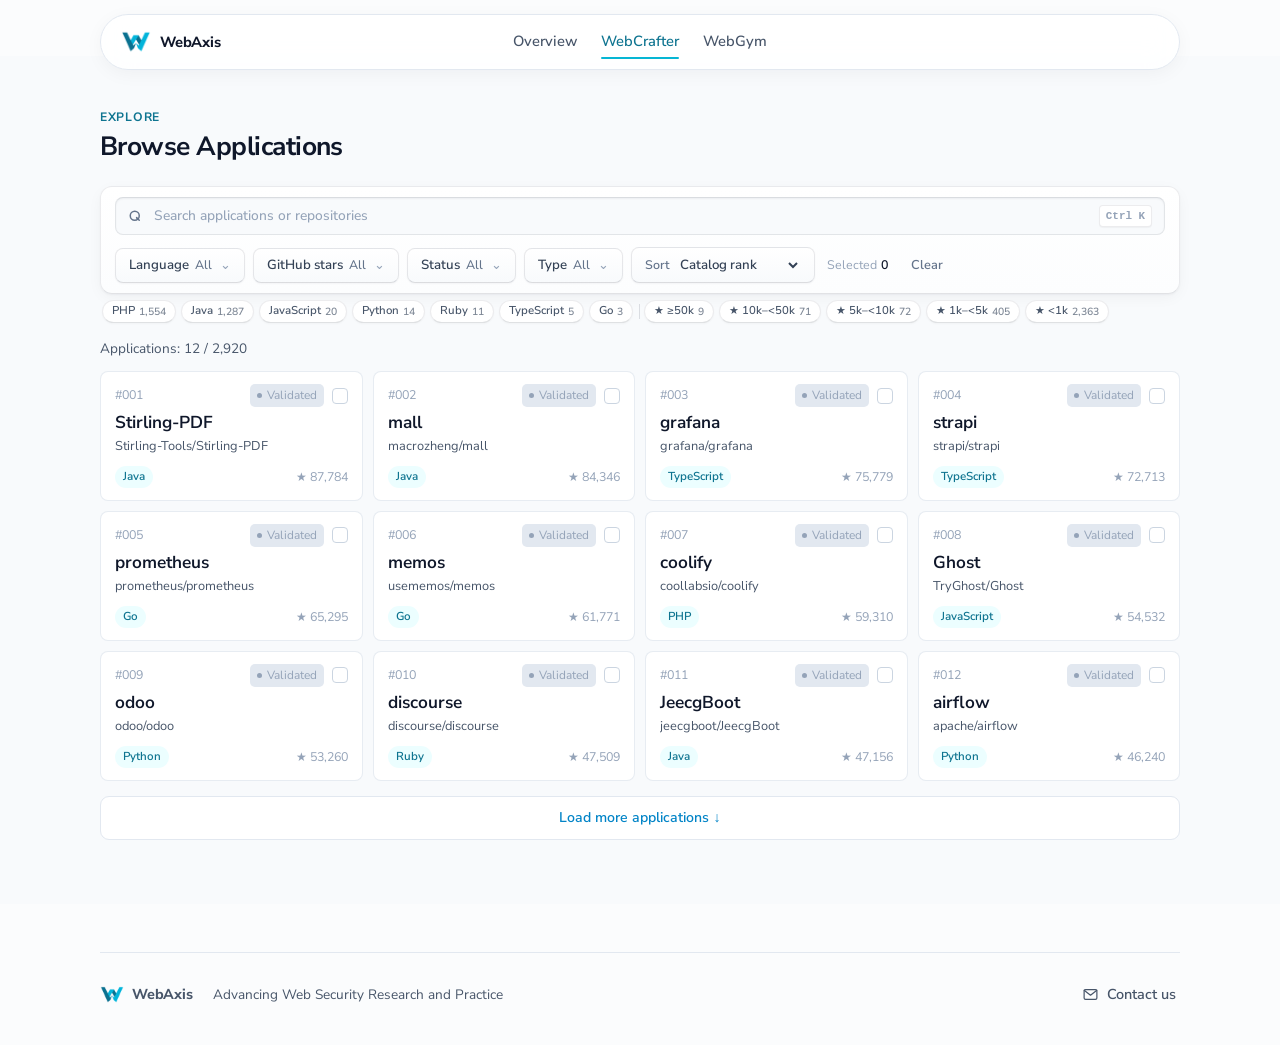
<file: crafter/catalog.html>
<!doctype html>
<html lang="en" data-theme="light">
  <head>
    <meta charset="utf-8" />
    <meta name="viewport" content="width=device-width, initial-scale=1" />
    <meta name="description" content="WebCrafter Open-Source Applications: explore the distribution and runtime information of 2,920 full-stack web applications." />
    <title>Open-Source Applications · WebCrafter</title>
    <link rel="icon" type="image/png" sizes="192x192" href="../assets/icons/webaxis-icon-192.png?v=2" />
    <link rel="icon" type="image/png" sizes="32x32" href="../assets/icons/favicon-32x32.png?v=2" />
    <link rel="icon" type="image/png" sizes="16x16" href="../assets/icons/favicon-16x16.png?v=2" />
    <link rel="apple-touch-icon" sizes="180x180" href="../assets/icons/apple-touch-icon.png?v=2" />
    <link rel="alternate icon" href="../favicon.ico?v=2" />
    <link rel="preconnect" href="https://fonts.googleapis.com" />
    <link rel="preconnect" href="https://fonts.gstatic.com" crossorigin />
    <link href="https://fonts.googleapis.com/css2?family=Fira+Code:wght@400..700&family=Nunito+Sans:ital,opsz,wght@0,6..12,300..800;1,6..12,300..800&display=swap" rel="stylesheet" />
    <link rel="stylesheet" href="../css/style.css" />
  </head>
  <body>
    <a class="skip-link" href="#catalog">Skip to application catalog</a>

    <header class="topbar page-width">
      <a class="brand" href="../index.html" aria-label="Home">
        <img class="brand-mark" src="../assets/icons/webaxis-mark.png?v=2" width="30" height="30" alt="" aria-hidden="true" />
        <span><strong>WebAxis</strong></span>
      </a>
      <nav class="main-nav" aria-label="Main navigation">
        <a class="nav-link" href="./index.html">Overview</a>

        <a class="nav-link active" href="./index.html">WebCrafter</a>

        <a class="nav-link" href="../gym/index.html">WebGym</a>

      </nav>
    </header>

    <main id="top">
      <section class="section catalog-section section-slate catalog-page" id="catalog">
        <div class="page-width">
          <div class="catalog-section-heading">
            <div>
              <p class="kicker">EXPLORE</p>
              <h1>Browse Applications</h1>
            </div>
          </div>

          <div class="catalog-toolbar">
          <label class="search-box" for="search-input">
            <svg class="search-icon" width="15" height="15" viewBox="0 0 20 20" fill="none" stroke="currentColor" stroke-width="2" stroke-linecap="round" stroke-linejoin="round" aria-hidden="true"><circle cx="9" cy="9" r="6"></circle><line x1="15" y1="15" x2="11.5" y2="11.5"></line></svg>
            <input id="search-input" type="search" placeholder="Search applications or repositories" aria-label="Search applications or repositories" autocomplete="off" />
            <kbd class="search-kbd" id="search-kbd">⌘K</kbd>
          </label>
          <div class="toolbar-actions" aria-label="Catalog filters and sorting">
            <details class="toolbar-menu" id="menu-language" name="catalog-filter">
              <summary><span>Language</span> <span class="toolbar-menu-value" id="language-filter-summary">All</span></summary>
              <div class="toolbar-menu-panel toolbar-menu-panel-wide">
                <div class="filter-group">
                  <p>Programming language</p>
                  <div class="filter-options-grid">
                    <label><input type="checkbox" value="PHP" data-filter="language" /> PHP <small class="filter-tag-count">1554</small></label>
                    <label><input type="checkbox" value="Java" data-filter="language" /> Java <small class="filter-tag-count">1287</small></label>
                    <label><input type="checkbox" value="JavaScript" data-filter="language" /> JavaScript <small class="filter-tag-count">20</small></label>
                    <label><input type="checkbox" value="Python" data-filter="language" /> Python <small class="filter-tag-count">14</small></label>
                    <label><input type="checkbox" value="Ruby" data-filter="language" /> Ruby <small class="filter-tag-count">11</small></label>
                    <label><input type="checkbox" value="TypeScript" data-filter="language" /> TypeScript <small class="filter-tag-count">5</small></label>
                    <label><input type="checkbox" value="Shell" data-filter="language" /> Shell <small class="filter-tag-count">4</small></label>
                    <label><input type="checkbox" value="Go" data-filter="language" /> Go <small class="filter-tag-count">3</small></label>
                    <label><input type="checkbox" value="HTML" data-filter="language" /> HTML <small class="filter-tag-count">3</small></label>
                    <label><input type="checkbox" value="CSS" data-filter="language" /> CSS <small class="filter-tag-count">3</small></label>
                    <label><input type="checkbox" value="Lua" data-filter="language" /> Lua <small class="filter-tag-count">1</small></label>
                    <label><input type="checkbox" value="Vue" data-filter="language" /> Vue <small class="filter-tag-count">1</small></label>
                  </div>
                </div>
              </div>
            </details>
            <details class="toolbar-menu" id="menu-stars" name="catalog-filter">
              <summary><span>GitHub stars</span> <span class="toolbar-menu-value" id="stars-filter-summary">All</span></summary>
              <div class="toolbar-menu-panel">
                <div class="filter-group">
                  <p>Star count</p>
                  <label><input type="checkbox" value="50k+" data-filter="stars" /> ≥ 50,000 ★ <small class="filter-tag-count">9</small></label>
                  <label><input type="checkbox" value="10k-50k" data-filter="stars" /> 10,000–&lt;50,000 ★ <small class="filter-tag-count">71</small></label>
                  <label><input type="checkbox" value="5k-10k" data-filter="stars" /> 5,000–&lt;10,000 ★ <small class="filter-tag-count">72</small></label>
                  <label><input type="checkbox" value="1k-5k" data-filter="stars" /> 1,000–&lt;5,000 ★ <small class="filter-tag-count">405</small></label>
                  <label><input type="checkbox" value="<1k" data-filter="stars" /> &lt; 1,000 ★ <small class="filter-tag-count">2363</small></label>
                </div>
              </div>
            </details>
            <details class="toolbar-menu" id="menu-status" name="catalog-filter">
              <summary><span>Status</span> <span class="toolbar-menu-value" id="status-filter-summary">All</span></summary>
              <div class="toolbar-menu-panel">
                <div class="filter-group"><p>Status</p><label><input type="checkbox" value="validated" data-filter="status" /> <span class="status-dot dot-green"></span> <span>Validated</span></label><label><input type="checkbox" value="review" data-filter="status" /> <span class="status-dot dot-amber"></span> <span>Needs review</span></label><label><input type="checkbox" value="queued" data-filter="status" /> <span class="status-dot dot-gray"></span> <span>Queued</span></label></div>
              </div>
            </details>
            <details class="toolbar-menu" id="menu-topic" name="catalog-filter">
              <summary><span>Type</span> <span class="toolbar-menu-value" id="topic-filter-summary">All</span></summary>
              <div class="toolbar-menu-panel">
                <div class="filter-group">
                  <p>Technology and category</p>
                  <label><input type="checkbox" value="docker-compose" data-filter="topic" /> Docker / Compose</label>
                  <label><input type="checkbox" value="self-hosted" data-filter="topic" /> Self-hosted</label>
                  <label><input type="checkbox" value="ai-app" data-filter="topic" /> <span>AI applications</span></label>
                  <label><input type="checkbox" value="monitoring" data-filter="topic" /> <span>Monitoring and operations</span></label>
                  <label><input type="checkbox" value="cms" data-filter="topic" /> <span>CMS</span></label>
                  <label><input type="checkbox" value="dev-tools" data-filter="topic" /> <span>Developer tools</span></label>
                  <label><input type="checkbox" value="security" data-filter="topic" /> <span>Security tools</span></label>
                  <label><input type="checkbox" value="ecommerce" data-filter="topic" /> <span>E-commerce</span></label>
                </div>
              </div>
            </details>
            <label class="sort-control" for="sort-select">
              <span class="select-label">Sort</span>
              <select id="sort-select">
                <option value="rank">Catalog rank</option>
                <option value="stars-desc">Stars: high to low</option>
                <option value="stars-asc">Stars: low to high</option>
                <option value="name">Application name</option>
              </select>
            </label>
            <span class="toolbar-active-count" aria-live="polite"><span>Selected</span> <b id="filter-count">0</b></span>
            <button class="clear-filters" id="clear-filters" type="button">Clear</button>
          </div>
        </div>

        <div class="quick-filter-bar" id="quick-filter-bar" aria-label="Application quick filters">
          <button class="quick-chip" type="button" data-quick-filter="language" data-quick-value="PHP">PHP <span class="chip-count">1,554</span></button>
          <button class="quick-chip" type="button" data-quick-filter="language" data-quick-value="Java">Java <span class="chip-count">1,287</span></button>
          <button class="quick-chip" type="button" data-quick-filter="language" data-quick-value="JavaScript">JavaScript <span class="chip-count">20</span></button>
          <button class="quick-chip" type="button" data-quick-filter="language" data-quick-value="Python">Python <span class="chip-count">14</span></button>
          <button class="quick-chip" type="button" data-quick-filter="language" data-quick-value="Ruby">Ruby <span class="chip-count">11</span></button>
          <button class="quick-chip" type="button" data-quick-filter="language" data-quick-value="TypeScript">TypeScript <span class="chip-count">5</span></button>
          <button class="quick-chip" type="button" data-quick-filter="language" data-quick-value="Go">Go <span class="chip-count">3</span></button>
          <button class="quick-chip quick-chip-stars-first" type="button" data-quick-filter="stars" data-quick-value="50k+"><span>★ ≥50k</span> <span class="chip-count">9</span></button>
          <button class="quick-chip" type="button" data-quick-filter="stars" data-quick-value="10k-50k"><span>★ 10k–<50k</span> <span class="chip-count">71</span></button>
          <button class="quick-chip" type="button" data-quick-filter="stars" data-quick-value="5k-10k"><span>★ 5k–<10k</span> <span class="chip-count">72</span></button>
          <button class="quick-chip" type="button" data-quick-filter="stars" data-quick-value="1k-5k"><span>★ 1k–<5k</span> <span class="chip-count">405</span></button>
          <button class="quick-chip" type="button" data-quick-filter="stars" data-quick-value="<1k"><span>★ <1k</span> <span class="chip-count">2,363</span></button>
        </div>

        <div class="catalog-layout">
          <div class="catalog-results">
            <div class="result-summary"><span id="result-summary">Showing 12 featured targets</span></div>
            <div class="app-grid" id="app-grid"></div>
            <button class="load-more" id="load-more" type="button">Load more applications <span>↓</span></button>
          </div>
        </div>

        <div class="batch-bar" id="catalog-batch-bar" hidden>
          <div class="batch-bar-content">
            <label class="batch-select-all-label">
              <input type="checkbox" class="card-select-input" id="catalog-select-all" />
              <span class="card-checkbox"></span>
              <span id="catalog-select-all-text">Select all visible</span>
            </label>
            <div class="batch-divider"></div>
            <span class="batch-count-badge"><span>Selected</span> <b id="catalog-selected-count">0</b> <span>items</span></span>
            <div class="batch-actions">
              <div class="export-dropdown-wrapper">
                <button class="button button-primary batch-btn" id="catalog-export-btn" type="button">
                  <span aria-hidden="true">↓</span> <span>Export deployment files</span> <span class="chevron">▾</span>
                </button>
                <div class="export-menu" id="catalog-export-menu" hidden>
                  <button type="button" class="export-menu-item" data-export-format="runbook">
                    <span class="export-icon">📝</span>
                    <div><strong>Deployment guide (Markdown)</strong><small>Setup steps for researchers and automated tools</small></div>
                  </button>
                  <button type="button" class="export-menu-item" data-export-format="script">
                    <span class="export-icon">⚡</span>
                    <div><strong>Deployment script (deploy.sh)</strong><small>Pull images, start containers, and check readiness</small></div>
                  </button>
                  <button type="button" class="export-menu-item" data-export-format="json">
                    <span class="export-icon">{ }</span>
                    <div><strong>Runtime configuration (JSON)</strong><small>Repositories, images, ports, and credentials</small></div>
                  </button>
                  <button type="button" class="export-menu-item" data-export-format="csv">
                    <span class="export-icon">📊</span>
                    <div><strong>Deployment details (CSV)</strong><small>Images, ports, and administrator credentials</small></div>
                  </button>
                </div>
              </div>
              <button class="button button-quiet batch-btn" id="catalog-clear-selection" type="button">Clear</button>
            </div>
          </div>
        </div>
        </div>
      </section>

      <section class="detail-drawer" id="detail-drawer" aria-hidden="true">
        <div class="drawer-backdrop" data-close-drawer></div>
        <div class="drawer-panel" role="dialog" aria-modal="true" aria-labelledby="drawer-title">
          <button class="drawer-close" type="button" aria-label="Close details" data-close-drawer>×</button>
          <p class="kicker" id="drawer-kicker">PROJECT DETAIL</p>
          <div class="drawer-title-row"><h2 id="drawer-title">Application</h2><span class="status-pill" id="drawer-status">queued</span></div>
          <p class="drawer-description" id="drawer-description"></p>
          <div class="drawer-facts" id="drawer-facts"></div>
          <!-- Quick Run / Docker Run Command Box -->
          <div class="drawer-deploy-block">
            <div class="drawer-deploy-header">
              <span class="card-kicker">Docker Launch Command</span>
              <button class="button-copy-cmd" id="copy-deploy-cmd" type="button">Copy Command <span>⧉</span></button>
            </div>
            <div class="drawer-cmd-box">
              <pre id="drawer-deploy-cmd-text"><code></code></pre>
            </div>
            <div class="drawer-deploy-meta">
              <div class="drawer-meta-pill">
                <span class="meta-label">Entrypoint</span>
                <span class="meta-val" id="drawer-deploy-url">http://localhost:5230</span>
              </div>
              <div class="drawer-meta-pill">
                <span class="meta-label">Default Credentials</span>
                <span class="meta-val" id="drawer-deploy-auth">admin / AdminPassword123!</span>
              </div>
            </div>
          </div>

          <details class="drawer-json-details">
            <summary class="card-kicker">ENVIRONMENT DETAILS (JSON METADATA)</summary>
            <div class="drawer-block"><pre id="drawer-brief"></pre></div>
          </details>

          <div class="drawer-actions">
            <button class="button button-primary" id="drawer-copy-cmd-primary" type="button">Copy Launch Command <span>⧉</span></button>
            <a class="button button-quiet" id="drawer-repo" href="#" target="_blank" rel="noreferrer">View on GitHub <span>↗</span></a>
          </div>
          <p class="drawer-footnote">Review the application version and deployment instructions before testing.</p>
        </div>
      </section>
    </main>

    <footer class="site-footer">
      <div class="site-footer-inner page-width">
        <div class="site-footer-identity">
          <a class="site-footer-brand" href="../index.html" aria-label="WebAxis home">
            <img src="../assets/icons/webaxis-mark.png?v=2" width="24" height="24" alt="" aria-hidden="true" />
            <span>WebAxis</span>
          </a>
          <p class="site-footer-note">Advancing Web Security Research and Practice</p>
        </div>
        <a class="site-footer-contact" href="mailto:youkushi@polyu.edu.hk">
          <svg width="17" height="17" viewBox="0 0 24 24" fill="none" stroke="currentColor" stroke-width="1.7" stroke-linecap="round" stroke-linejoin="round" aria-hidden="true" focusable="false"><rect x="3" y="5" width="18" height="14" rx="2"/><path d="m3 6 9 7 9-7"/></svg>
          <span>Contact us</span>
        </a>
      </div>
    </footer>

    <script src="../data/crafterhub-data.js?v=a4b21edb624f"></script>
    <script src="../data/benchmark-data.js?v=259abdf1a1df"></script>
    <script src="../js/app.js"></script>
  </body>
</html>
</file>
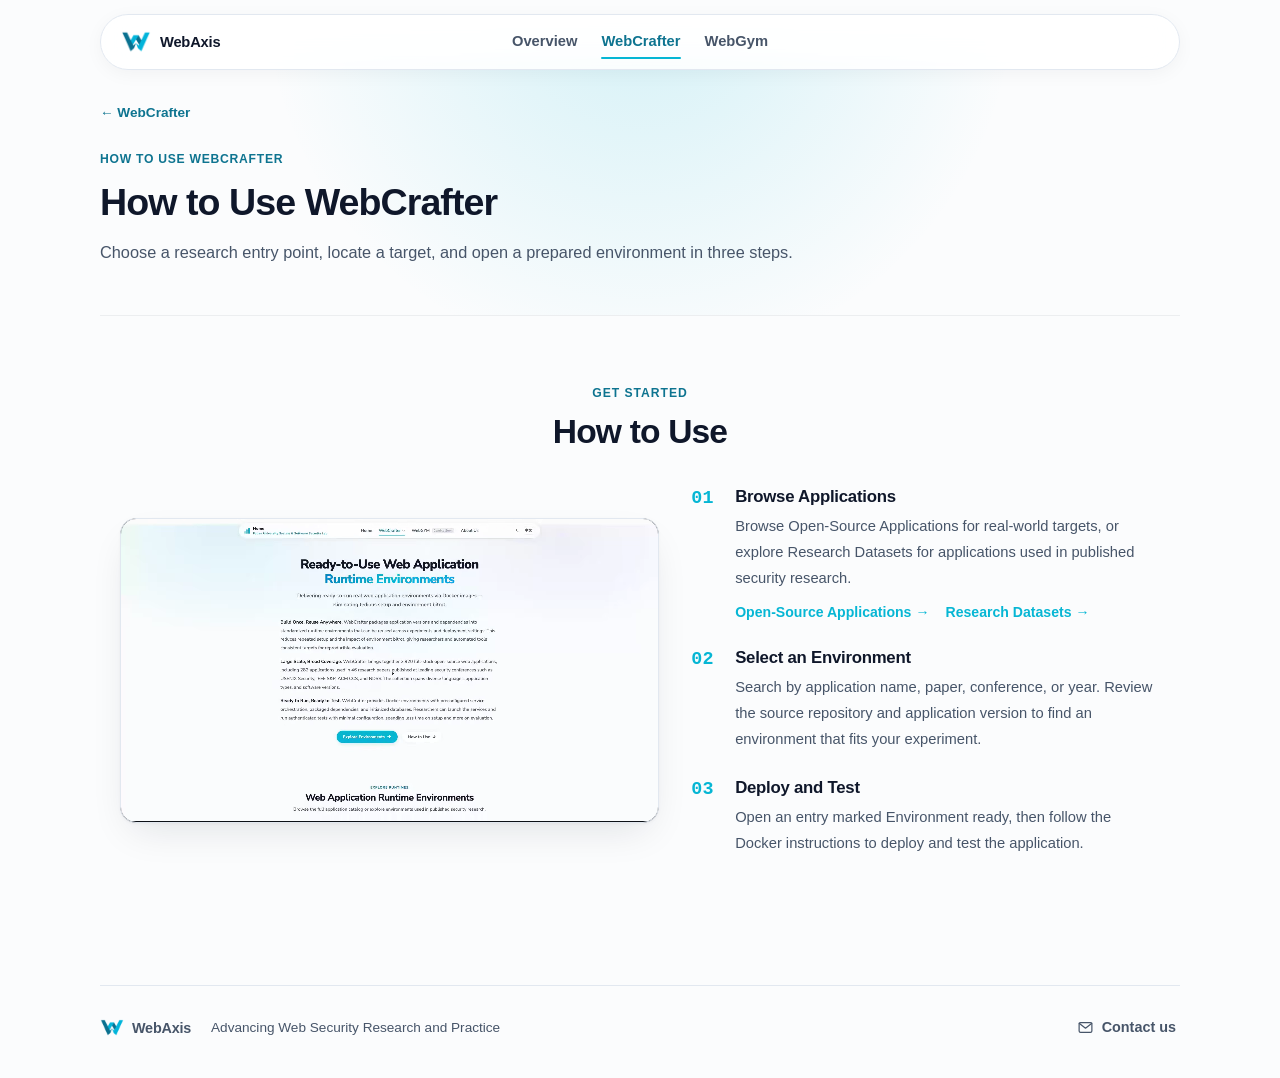
<file: crafter/workflow.html>
<!doctype html>
<html lang="en" data-theme="light">
  <head>
    <meta charset="utf-8" />
    <meta name="viewport" content="width=device-width, initial-scale=1" />
    <meta name="description" content="How to use WebCrafter: browse applications, select an environment, and deploy it with Docker." />
    <title>How to Use · WebCrafter</title>
    <link rel="icon" type="image/png" sizes="192x192" href="../assets/icons/webaxis-icon-192.png?v=2" />
    <link rel="icon" type="image/png" sizes="32x32" href="../assets/icons/favicon-32x32.png?v=2" />
    <link rel="icon" type="image/png" sizes="16x16" href="../assets/icons/favicon-16x16.png?v=2" />
    <link rel="apple-touch-icon" sizes="180x180" href="../assets/icons/apple-touch-icon.png?v=2" />
    <link rel="alternate icon" href="../favicon.ico?v=2" />
    <link rel="stylesheet" href="../css/style.css" />
  </head>
  <body>
    <a class="skip-link" href="#workflow">Skip to how-to guide</a>

    <header class="topbar page-width">
      <a class="brand" href="../index.html" aria-label="Home">
        <img class="brand-mark" src="../assets/icons/webaxis-mark.png?v=2" width="30" height="30" alt="" aria-hidden="true" />
        <span><strong>WebAxis</strong></span>
      </a>
      <nav class="main-nav" aria-label="Main navigation">
        <a class="nav-link" href="./index.html">Overview</a>

        <a class="nav-link active" href="./index.html">WebCrafter</a>

        <a class="nav-link" href="../gym/index.html">WebGym</a>

      </nav>
    </header>

    <main id="top">
      <section class="subpage-hero page-width">
        <a class="back-link" href="./index.html">← WebCrafter</a>
        <p class="eyebrow">HOW TO USE WEBCRAFTER</p>
        <h1>How to Use WebCrafter</h1>
        <p class="hero-lead">Choose a research entry point, locate a target, and open a prepared environment in three steps.</p>
      </section>

      <section class="section workflow-section page-width" id="workflow" aria-labelledby="workflow-title">
        <div class="workflow-heading">
          <p class="kicker">GET STARTED</p>
          <h2 id="workflow-title">How to Use</h2>
        </div>

        <div class="workflow-grid">
          <div class="workflow-video-container">
            <video class="workflow-video" autoplay loop muted playsinline controls poster="../assets/crafter-workflow-demo-poster.jpg" preload="metadata">
              <source src="../assets/crafter-workflow-demo.mp4" type="video/mp4" />
              <source src="../assets/crafter-workflow-demo.webm" type="video/webm" />
            </video>
          </div>

          <ol class="workflow-steps" aria-label="How to use WebCrafter">
            <li class="workflow-step">
              <span class="workflow-step-index">01</span>
              <div class="workflow-step-copy">
                <h3>Browse Applications</h3>
                <p>Browse Open-Source Applications for real-world targets, or explore Research Datasets for applications used in published security research.</p>
              </div>
              <div class="workflow-step-actions" aria-label="Environment links">
                <a href="./catalog.html">Open-Source Applications <span aria-hidden="true">→</span></a>
                <a href="./benchmarks.html">Research Datasets <span aria-hidden="true">→</span></a>
              </div>
            </li>
            <li class="workflow-step">
              <span class="workflow-step-index">02</span>
              <div class="workflow-step-copy">
                <h3>Select an Environment</h3>
                <p>Search by application name, paper, conference, or year. Review the source repository and application version to find an environment that fits your experiment.</p>
              </div>
              <span class="workflow-step-note">Search · source · version</span>
            </li>
            <li class="workflow-step">
              <span class="workflow-step-index">03</span>
              <div class="workflow-step-copy">
                <h3>Deploy and Test</h3>
                <p>Open an entry marked Environment ready, then follow the Docker instructions to deploy and test the application.</p>
              </div>
              <span class="workflow-step-note ready-note"><i aria-hidden="true"></i><span>Environment ready</span></span>
            </li>
          </ol>
        </div>
      </section>
    </main>

    <footer class="site-footer">
      <div class="site-footer-inner page-width">
        <div class="site-footer-identity">
          <a class="site-footer-brand" href="../index.html" aria-label="WebAxis home">
            <img src="../assets/icons/webaxis-mark.png?v=2" width="24" height="24" alt="" aria-hidden="true" />
            <span>WebAxis</span>
          </a>
          <p class="site-footer-note">Advancing Web Security Research and Practice</p>
        </div>
        <a class="site-footer-contact" href="mailto:youkushi@polyu.edu.hk">
          <svg width="17" height="17" viewBox="0 0 24 24" fill="none" stroke="currentColor" stroke-width="1.7" stroke-linecap="round" stroke-linejoin="round" aria-hidden="true" focusable="false"><rect x="3" y="5" width="18" height="14" rx="2"/><path d="m3 6 9 7 9-7"/></svg>
          <span>Contact us</span>
        </a>
      </div>
    </footer>

    <script src="../js/app.js"></script>
  </body>
</html>
</file>
<file: css/style.css>
:root {
  color-scheme: light;
  --font-sans: "Nunito Sans", -apple-system, BlinkMacSystemFont, "Segoe UI", Roboto, "Helvetica Neue", Arial, sans-serif;
  --font-mono: "Fira Code", ui-monospace, SFMono-Regular, Menlo, Monaco, Consolas, monospace;
  --accent: #06b6d4;
  --accent-strong: #0e7490;
  --accent-soft: #ecfeff;
  --accent-rgb: 6, 182, 212;
  --accent-glow: rgba(6, 182, 212, 0.16);
  --paper: #f8fafc;
  --bg: #fbfcfd;
  --surface: #ffffff;
  --surface-soft: #e2e8f0;
  --line: #e2e8f0;
  --line-strong: #cbd5e1;
  --ink: #0f172a;
  --ink-soft: #475569;
  --ink-faint: #94a3b8;
  --blue: #0284c7;
  --blue-dark: #0369a1;
  --green: #059669;
  --green-soft: #ecfdf5;
  --amber: #d97706;
  --amber-soft: #fffbeb;
  --accent-red: #e11d48;
  --shadow: 0 4px 20px -2px rgba(15, 23, 42, 0.05);
  --shadow-lg: 0 12px 32px -4px rgba(15, 23, 42, 0.08);
  --card-radius: 14px;
}

[data-theme="dark"] {
  color-scheme: dark;
  --accent: #06b6d4;
  --accent-strong: #22d3ee;
  --accent-soft: rgba(6, 182, 212, 0.16);
  --accent-glow: rgba(34, 211, 238, 0.22);
  --paper: #0a1120;
  --bg: #0a1120;
  --surface: #111a2c;
  --surface-soft: #162238;
  --line: #1e293b;
  --line-strong: #334155;
  --ink: #f1f5f9;
  --ink-soft: #94a3b8;
  --ink-faint: #64748b;
  --blue: #38bdf8;
  --blue-dark: #0284c7;
  --green: #34d399;
  --green-soft: rgba(52, 211, 153, 0.14);
  --amber: #fbbf24;
  --amber-soft: rgba(251, 191, 36, 0.14);
  --accent-red: #fb7185;
  --shadow: 0 4px 24px -2px rgba(0, 0, 0, 0.45);
  --shadow-lg: 0 14px 38px -4px rgba(0, 0, 0, 0.65);
}

* { box-sizing: border-box; }
html { scroll-behavior: smooth; }
html, body {
  overflow-x: clip;
}
body {
  display: flex;
  min-height: 100vh;
  flex-direction: column;
  margin: 0;
  background: var(--bg);
  color: var(--ink);
  font-family: var(--font-sans);
  line-height: 1.5;
  transition: background-color 200ms ease, color 200ms ease;
}
a { color: inherit; text-decoration: none; }
button, input, select { font: inherit; }
button, a { -webkit-tap-highlight-color: transparent; }
button { cursor: pointer; }
a:focus-visible, button:focus-visible, input:focus-visible, select:focus-visible { outline: 3px solid rgba(6, 182, 212, 0.35); outline-offset: 3px; }
.page-width { width: min(1080px, calc(100% - 48px)); margin-inline: auto; }
.skip-link { position: fixed; top: -48px; left: 18px; z-index: 60; padding: 8px 11px; border-radius: 6px; background: var(--ink); color: var(--surface); font-size: 0.82rem; }
.skip-link:focus { top: 18px; }

.topbar {
  position: sticky;
  top: 14px;
  z-index: 50;
  display: grid;
  grid-template-columns: minmax(max-content, 1fr) auto minmax(0, 1fr);
  min-height: 56px;
  align-items: center;
  gap: 22px;
  padding: 0 20px;
  border: 1px solid var(--line);
  border-radius: 9999px;
  background: color-mix(in srgb, var(--surface) 82%, transparent);
  box-shadow: var(--shadow);
  backdrop-filter: blur(16px);
  -webkit-backdrop-filter: blur(16px);
  transition: background-color 200ms ease, border-color 200ms ease, box-shadow 200ms ease;
}
.brand { display: inline-flex; align-items: center; justify-self: start; gap: 9px; flex-shrink: 0; }
.brand strong { display: block; font-size: 0.92rem; font-weight: 750; line-height: 1.15; letter-spacing: -0.015em; }
.brand small { display: block; margin-top: 3px; color: var(--accent-strong); font-size: 0.65rem; font-weight: 650; letter-spacing: 0.04em; line-height: 1.15; }
/* Align the visible logo with the wordmark's optical center. */
.brand-mark { display: block; width: 30px; height: 30px; object-fit: contain; flex-shrink: 0; transform: translateY(-1px); }
.main-nav { display: flex; align-items: center; justify-self: center; gap: 24px; color: var(--ink-soft); font-size: 0.92rem; font-weight: 550; }
.nav-link {
  position: relative;
  display: inline-flex;
  align-items: center;
  gap: 5px;
  padding: 8px 0;
  color: var(--ink-soft);
  text-decoration: none;
  font-size: 0.92rem;
  font-weight: 550;
  line-height: 1.2;
  transition: color 150ms ease;
  cursor: pointer;
}
.nav-link::after {
  content: "";
  position: absolute;
  bottom: 0;
  left: 0;
  width: 0%;
  height: 2px;
  background: var(--accent);
  border-radius: 9999px;
  transition: width 220ms cubic-bezier(0.16, 1, 0.3, 1);
}
.nav-link[href]:hover,
.nav-link.active {
  color: var(--accent-strong);
}
.nav-link[href]:hover::after,
.nav-link.active::after {
  width: 100%;
}
.nav-link-disabled {
  color: var(--ink-faint);
  cursor: default;
}
.nav-soon-badge {
  font-size: 0.68rem;
  font-weight: 600;
  line-height: 1;
  padding: 2px 5px;
  border-radius: 4px;
  background: rgba(148, 163, 184, 0.15);
  border: 1px solid rgba(148, 163, 184, 0.25);
  color: var(--ink-faint);
  margin-left: 3px;
  vertical-align: middle;
}

.hero {
  position: relative;
  width: 100%;
  padding: 80px 0 64px;
  text-align: center;
  overflow: visible;
}

/* Background ambient light mesh & blueprint grid - Full-Bleed Viewport Canvas */
.hero::before {
  content: "";
  position: absolute;
  inset: -120px 0 -80px 0;
  background:
    radial-gradient(55rem 38rem at 18% 10%, rgba(6, 182, 212, 0.12), transparent 65%),
    radial-gradient(50rem 34rem at 82% 14%, rgba(99, 102, 241, 0.09), transparent 60%),
    radial-gradient(40rem 26rem at 50% 32%, rgba(14, 165, 233, 0.05), transparent 65%);
  mask-image: linear-gradient(to bottom, black 55%, transparent 100%);
  -webkit-mask-image: linear-gradient(to bottom, black 55%, transparent 100%);
  pointer-events: none;
  z-index: 0;
}

.hero::after {
  content: "";
  position: absolute;
  inset: -60px 0 0 0;
  background-image: 
    linear-gradient(to right, rgba(148, 163, 184, 0.045) 1px, transparent 1px),
    linear-gradient(to bottom, rgba(148, 163, 184, 0.045) 1px, transparent 1px);
  background-size: 56px 56px;
  mask-image: radial-gradient(ellipse 85% 60% at 50% 30%, #000 20%, transparent 80%);
  -webkit-mask-image: radial-gradient(ellipse 85% 60% at 50% 30%, #000 20%, transparent 80%);
  pointer-events: none;
  z-index: 0;
}

[data-theme="dark"] .hero::before {
  background:
    radial-gradient(60rem 42rem at 18% 8%, rgba(6, 182, 212, 0.18), transparent 65%),
    radial-gradient(54rem 38rem at 82% 12%, rgba(129, 140, 248, 0.15), transparent 60%),
    radial-gradient(42rem 30rem at 50% 28%, rgba(34, 211, 238, 0.07), transparent 65%);
}

[data-theme="dark"] .hero::after {
  background-image: 
    linear-gradient(to right, rgba(255, 255, 255, 0.025) 1px, transparent 1px),
    linear-gradient(to bottom, rgba(255, 255, 255, 0.025) 1px, transparent 1px);
}

.hero > * {
  position: relative;
  z-index: 1;
}

.hero-badge {
  display: none !important;
}

.eyebrow, .kicker, .card-kicker { margin: 0; color: var(--accent-strong); font-size: 0.76rem; font-weight: 700; letter-spacing: 0.06em; text-transform: uppercase; }
h1, h2, h3, p { margin-top: 0; }
h1 {
  max-width: 820px;
  margin: 0 auto 16px;
  font-size: 2.85rem;
  font-weight: 800;
  letter-spacing: -0.03em;
  line-height: 1.16;
  color: var(--ink);
}
.hero-accent {
  background: linear-gradient(135deg, #0284c7 0%, #06b6d4 50%, #0ea5e9 100%);
  -webkit-background-clip: text;
  -webkit-text-fill-color: transparent;
  display: inline-block;
}
[data-theme="dark"] .hero-accent {
  background: linear-gradient(135deg, #38bdf8 0%, #22d3ee 50%, #67e8f9 100%);
  -webkit-background-clip: text;
  -webkit-text-fill-color: transparent;
}
.hero-accent.gym-accent {
  background: linear-gradient(135deg, #059669 0%, #0d9488 50%, #06b6d4 100%);
  -webkit-background-clip: text;
  -webkit-text-fill-color: transparent;
  display: inline-block;
}
[data-theme="dark"] .hero-accent.gym-accent {
  background: linear-gradient(135deg, #34d399 0%, #2dd4bf 50%, #38bdf8 100%);
  -webkit-background-clip: text;
  -webkit-text-fill-color: transparent;
}
h2 { max-width: 680px; margin: 7px 0 0; font-size: 1.95rem; font-weight: 700; letter-spacing: -0.02em; line-height: 1.2; }
.hero-lead { max-width: 700px; margin: 0 auto; color: var(--ink-soft); font-size: 1.15rem; line-height: 1.75; font-weight: 450; }
.hero-context {
  max-width: 780px;
  margin: 32px auto 0;
  color: var(--ink-soft);
  font-size: 1.02rem;
  line-height: 1.88;
  text-align: left;
}
.hero-context p { margin: 0; }
.hero-context p + p { margin-top: 18px; }
.hero-context strong,
.hero-context b {
  font-weight: 650;
  color: var(--ink);
}
.hero-actions { display: flex; flex-wrap: wrap; justify-content: center; gap: 14px; margin-top: 30px; }
.hero-action {
  display: inline-flex;
  min-height: 44px;
  align-items: center;
  gap: 8px;
  padding: 0 22px;
  border-radius: 9999px;
  font-size: 0.92rem;
  font-weight: 650;
  transition: all 180ms ease;
}
.hero-action span { font-size: 1rem; }
.hero-action-primary {
  border: 1px solid var(--accent);
  background: var(--accent);
  color: #fff;
  box-shadow: 0 2px 12px rgba(6, 182, 212, 0.28);
}
.hero-action-primary:hover {
  border-color: var(--accent-strong);
  background: var(--accent-strong);
  box-shadow: 0 4px 18px rgba(6, 182, 212, 0.42);
  transform: translateY(-1px);
}
.hero-action-secondary {
  background: var(--surface);
  color: var(--ink-soft);
  border: 1px solid var(--line);
  box-shadow: 0 1px 3px rgba(0, 0, 0, 0.03);
}
.hero-action-secondary:hover {
  border-color: var(--line-strong);
  background: var(--surface-soft);
  color: var(--ink);
  transform: translateY(-1px);
}

.subpage-hero {
  position: relative;
  padding: 48px 0 16px;
  background: radial-gradient(circle at 50% -25%, var(--accent-glow) 0%, transparent 60%);
}
.subpage-hero h1 { margin: 12px 0 10px; font-size: 2.4rem; letter-spacing: -0.025em; }
.subpage-hero .hero-lead { margin: 0; max-width: 840px; font-size: 1.05rem; line-height: 1.75; text-align: left; color: var(--ink-soft); }
.back-link { display: inline-flex; margin-bottom: 27px; color: var(--accent-strong); font-size: 0.85rem; font-weight: 600; }
.back-link:hover { text-decoration: underline; }

/* Scope Section: Connected fluid layout */
.scope-section {
  padding: 32px 0 80px;
  margin-top: 16px;
}
.scope-heading {
  text-align: center;
  max-width: 860px;
  margin: 0 auto 36px;
}
.scope-heading .kicker {
  display: inline-block;
  letter-spacing: 0.08em;
  margin-bottom: 6px;
}
.scope-heading h2 {
  max-width: none;
  margin: 0 0 10px;
  font-size: 2.1rem;
  font-weight: 750;
  letter-spacing: -0.025em;
  color: var(--ink);
}
.scope-heading .section-intro {
  max-width: 780px;
  margin: 0 auto;
  color: var(--ink-soft);
  font-size: 1rem;
  line-height: 1.6;
}

/* Scope Cards: Dual-Color Identity */
.scope-grid {
  display: grid;
  max-width: 960px;
  grid-template-columns: repeat(2, minmax(0, 1fr));
  gap: 24px;
  margin: 0 auto;
  text-align: left;
}
.scope-card {
  display: flex;
  flex-direction: column;
  min-height: 290px;
  padding: 26px 28px;
  border: 1px solid var(--line);
  border-radius: 20px;
  background: var(--surface);
  color: var(--ink);
  transition: all 220ms cubic-bezier(0.4, 0, 0.2, 1);
  box-shadow: 0 1px 3px rgba(0, 0, 0, 0.03), 0 6px 20px -2px rgba(15, 23, 42, 0.04);
  position: relative;
  overflow: hidden;
}
.scope-card::before {
  content: "";
  position: absolute;
  top: 0;
  left: 0;
  right: 0;
  height: 3px;
  background: var(--card-accent);
  opacity: 0;
  transition: opacity 220ms ease;
}
.scope-card:hover {
  border-color: color-mix(in srgb, var(--card-accent) 45%, var(--line));
  box-shadow: 0 16px 36px -8px var(--card-glow);
  transform: translateY(-4px);
}
.scope-card:hover::before {
  opacity: 1;
}

/* Card A: Cyan Identity */
.scope-card.scope-a {
  --card-accent: #0284c7;
  --card-glow: rgba(2, 132, 199, 0.14);
  --card-badge-bg: rgba(6, 182, 212, 0.08);
  --card-badge-border: rgba(6, 182, 212, 0.22);
  --card-badge-color: #0e7490;
}
[data-theme="dark"] .scope-card.scope-a {
  --card-accent: #38bdf8;
  --card-glow: rgba(56, 189, 248, 0.18);
  --card-badge-bg: rgba(6, 182, 212, 0.14);
  --card-badge-border: rgba(34, 211, 238, 0.28);
  --card-badge-color: #67e8f9;
}

/* Card B: Violet Identity */
.scope-card.scope-b {
  --card-accent: #7c3aed;
  --card-glow: rgba(124, 58, 237, 0.14);
  --card-badge-bg: rgba(124, 58, 237, 0.08);
  --card-badge-border: rgba(124, 58, 237, 0.22);
  --card-badge-color: #6d28d9;
}
[data-theme="dark"] .scope-card.scope-b {
  --card-accent: #a78bfa;
  --card-glow: rgba(167, 139, 250, 0.18);
  --card-badge-bg: rgba(124, 58, 237, 0.14);
  --card-badge-border: rgba(167, 139, 250, 0.28);
  --card-badge-color: #c4b5fd;
}

/* Card GYM: Emerald Identity */
.scope-card.scope-gym {
  --card-accent: #059669;
  --card-glow: rgba(5, 150, 105, 0.14);
  --card-badge-bg: rgba(16, 185, 129, 0.08);
  --card-badge-border: rgba(16, 185, 129, 0.22);
  --card-badge-color: #047857;
}
[data-theme="dark"] .scope-card.scope-gym {
  --card-accent: #34d399;
  --card-glow: rgba(52, 211, 153, 0.18);
  --card-badge-bg: rgba(16, 185, 129, 0.14);
  --card-badge-border: rgba(52, 211, 153, 0.28);
  --card-badge-color: #6ee7b7;
}

.portal-card-header {
  display: flex;
  align-items: center;
  justify-content: space-between;
  gap: 12px;
}
.portal-card-tag {
  display: inline-flex;
  align-items: center;
  padding: 3px 10px;
  border-radius: 9999px;
  font-size: 0.74rem;
  font-weight: 700;
  letter-spacing: 0.02em;
  background: var(--card-badge-bg);
  color: var(--card-badge-color);
  border: 1px solid var(--card-badge-border);
  flex-shrink: 0;
}

.scope-badge {
  display: none !important;
}
.scope-card-title {
  margin: 0;
  font-size: 1.55rem;
  font-weight: 750;
  line-height: 1.25;
  letter-spacing: -0.02em;
  color: var(--ink);
}
.scope-description {
  margin: 12px 0 0;
  color: var(--ink-soft);
  font-size: 0.95rem;
  line-height: 1.68;
  flex: 1;
}
.scope-facts {
  display: grid;
  grid-template-columns: repeat(3, 1fr);
  gap: 12px;
  margin-top: 24px;
  padding-top: 18px;
  border-top: 1px solid var(--line);
}
.scope-facts span {
  display: flex;
  flex-direction: column;
  gap: 4px;
}
.scope-facts strong.stat-num {
  font-size: 1.55rem;
  font-weight: 800;
  line-height: 1.1;
  font-family: var(--font-sans);
  letter-spacing: -0.025em;
  color: var(--card-accent);
}
.scope-facts small {
  color: var(--ink-faint);
  font-size: 0.78rem;
  font-weight: 500;
  white-space: nowrap;
}
.scope-action {
  display: inline-flex;
  align-items: center;
  gap: 6px;
  margin-top: 20px;
  font-size: 0.92rem;
  font-weight: 700;
  color: var(--card-accent);
  transition: gap 180ms ease;
}
.scope-action i {
  display: inline-block;
  font-style: normal;
  transition: transform 180ms ease;
}
.scope-card:hover .scope-action i {
  transform: translateX(4px);
}

.section.overview-section { padding-top: 18px; }
.overview-collection-list { border-top: 1px solid var(--line); }
.overview-collection-row { display: grid; grid-template-columns: 38px minmax(0, 1fr) auto 22px; align-items: center; gap: 15px; min-height: 82px; border-bottom: 1px solid var(--line); transition: background 150ms ease; }
.overview-collection-row:hover { background: var(--surface-soft); }
.overview-row-index { color: var(--accent-strong); font-size: 0.82rem; font-family: var(--font-mono); font-weight: 700; }
.overview-row-copy { display: grid; gap: 4px; min-width: 0; }
.overview-row-copy strong { font-size: 1.02rem; font-weight: 650; }
.overview-row-copy small { overflow: hidden; color: var(--ink-soft); font-size: 0.86rem; text-overflow: ellipsis; white-space: nowrap; }
.overview-row-stat { color: var(--ink-soft); font-size: 0.82rem; white-space: nowrap; }
.overview-row-arrow { color: var(--accent); font-size: 1.1rem; }
.feature-band.overview-feature { padding-top: 3px; }
.overview-more { display: inline-flex; align-items: center; gap: 7px; margin-top: 20px; color: var(--accent-strong); font-size: 0.88rem; font-weight: 600; }
.overview-more:hover { text-decoration: underline; }

.section { padding: 66px 0; }
.section-heading { display: flex; align-items: end; justify-content: space-between; gap: 34px; margin-bottom: 25px; }
.section-intro { max-width: 380px; margin: 0; color: var(--ink-soft); font-size: 0.95rem; line-height: 1.65; }
.paper-section { padding-top: 16px; }
.paper-heading { margin-bottom: 20px; }.paper-heading h2 { font-size: 1.55rem; font-weight: 650; }
.benchmark-summary { margin-bottom: 33px; padding-bottom: 22px; border-bottom: 1px solid var(--line); }
.benchmark-summary p { max-width: 820px; margin: 0; color: var(--ink-soft); font-size: 0.95rem; line-height: 1.75; }
.benchmark-chooser { margin-top: 0; padding-top: 0; border-top: 0; }.benchmark-chooser-heading { display: flex; align-items: end; justify-content: space-between; gap: 16px; margin-bottom: 12px; }.benchmark-chooser-heading h3 { margin: 5px 0 0; font-size: 1.18rem; font-weight: 650; }.benchmark-chooser-heading > span { color: var(--ink-faint); font-size: 0.76rem; }.benchmark-featured { display: grid; overflow: hidden; border-top: 1px solid var(--line); border-bottom: 1px solid var(--line); background: transparent; }.benchmark-featured-card { position: relative; display: grid; grid-template-columns: 84px minmax(0, 1fr) auto 22px; grid-template-rows: auto; min-height: 72px; align-items: center; column-gap: 16px; padding: 13px 4px; border: 0; border-radius: 0; background: transparent; color: var(--ink); text-align: left; transition: background 150ms ease, box-shadow 150ms ease; }.benchmark-featured-card + .benchmark-featured-card { border-top: 1px solid var(--line); }.benchmark-featured-card:hover { background: var(--surface-soft); }.benchmark-featured-card.active { background: transparent; box-shadow: inset 2px 0 var(--accent); }.benchmark-featured-card:focus-visible { outline: 3px solid rgba(7, 152, 179, 0.2); outline-offset: -3px; }.benchmark-featured-label { color: var(--ink-faint); font-size: 0.76rem; }.benchmark-featured-card strong { margin: 0; font-size: 1.05rem; font-weight: 650; }.benchmark-featured-card small { margin: 0; color: var(--ink-soft); font-size: 0.82rem; white-space: nowrap; }.benchmark-featured-arrow { position: static; justify-self: end; color: var(--accent); font-size: 1rem; }.benchmark-picker { display: grid; grid-template-columns: 84px minmax(0, 1fr); align-items: center; gap: 16px; width: 100%; margin: 0; padding: 11px 4px; border-bottom: 1px solid var(--line); background: transparent; }.benchmark-picker label { color: var(--ink-soft); font-size: 0.82rem; }.benchmark-picker select { justify-self: end; min-width: 210px; max-width: 350px; border: 0; background: transparent; color: var(--ink); font-size: 0.86rem; font-weight: 600; outline: 0; }
.benchmark-tabs { display: flex; gap: 22px; overflow-x: auto; border-bottom: 1px solid var(--line); scrollbar-width: thin; }.benchmark-tab { position: relative; flex: 0 0 auto; min-height: 45px; padding: 0 1px; border: 0; background: none; color: var(--ink-faint); font-size: 0.92rem; font-weight: 650; white-space: nowrap; }.benchmark-tab::after { position: absolute; right: 0; bottom: -1px; left: 0; height: 2px; background: var(--ink); content: ""; transform: scaleX(0); transition: transform 150ms ease; }.benchmark-tab:hover, .benchmark-tab.active { color: var(--ink); }.benchmark-tab.active::after { transform: scaleX(1); }.benchmark-tab span { margin-left: 5px; color: var(--ink-faint); font-size: 0.78rem; font-weight: 500; }
.benchmark-context {
  display: flex;
  align-items: flex-start;
  justify-content: space-between;
  gap: 16px;
  padding: 19px 0 14px;
}
.benchmark-context-copy {
  min-width: 0;
  flex: 1;
}
.benchmark-paper-meta {
  display: flex;
  align-items: center;
  gap: 8px;
  margin-bottom: 5px;
}
.benchmark-paper-badge {
  display: inline-flex;
  align-items: center;
  padding: 3px 9px;
  border-radius: 6px;
  background: linear-gradient(180deg, #f0fdfa 0%, #ccfbf1 100%);
  border: 1px solid rgba(13, 148, 136, 0.25);
  font-size: 0.78rem;
  font-weight: 700;
  color: #0f766e;
}
.benchmark-paper-tag {
  font-size: 0.72rem;
  color: #94a3b8;
  font-weight: 600;
  letter-spacing: 0.04em;
  white-space: nowrap;
}
.benchmark-paper-title {
  margin: 0 0 6px;
  font-size: 1.28rem;
  font-weight: 750;
  line-height: 1.35;
  color: var(--ink);
  letter-spacing: -0.015em;
}
.benchmark-context p {
  margin: 0;
  font-size: 1.25rem;
  font-weight: 650;
}
.benchmark-context small {
  display: block;
  max-width: 760px;
  margin-top: 5px;
  color: var(--ink-soft);
  font-size: 0.88rem;
  line-height: 1.6;
}
.benchmark-context small:empty,
.benchmark-context small[hidden] {
  display: none !important;
}
.benchmark-context > span {
  flex: 0 0 auto;
  color: var(--ink-faint);
  font-size: 0.82rem;
  padding-top: 6px;
}
.benchmark-grid { display: grid; grid-template-columns: repeat(3, minmax(0, 1fr)); gap: 10px; }
.benchmark-card { display: grid; grid-template-columns: auto 1fr; column-gap: 10px; min-height: 170px; padding: 15px; border: 1px solid var(--line); border-radius: 8px; background: var(--surface); transition: border-color 150ms ease, box-shadow 150ms ease; }.benchmark-card:hover { border-color: var(--line-strong); box-shadow: var(--shadow); }.benchmark-card.is-link { cursor: pointer; }.benchmark-card.is-link:focus-visible { border-color: var(--blue); box-shadow: 0 0 0 3px rgba(0, 113, 227, 0.14); outline: 0; }.benchmark-number { color: var(--ink-faint); font-size: 0.78rem; }.benchmark-card h3 { margin: 0; font-size: 1.18rem; font-weight: 650; line-height: 1.18; }.benchmark-repo { display: block; grid-column: 2; overflow: hidden; margin-top: 4px; color: var(--blue); font-size: 0.82rem; text-overflow: ellipsis; white-space: nowrap; }.benchmark-repo:hover { text-decoration: underline; }.benchmark-version { display: grid; grid-column: 1 / -1; grid-template-columns: 1fr 1fr; gap: 10px; margin-top: 14px; }.benchmark-version span { display: block; color: var(--ink-faint); font-size: 0.72rem; }.benchmark-version strong { display: block; overflow: hidden; margin-top: 3px; font-size: 0.86rem; font-weight: 600; text-overflow: ellipsis; white-space: nowrap; }.benchmark-environment { display: flex; grid-column: 1 / -1; align-items: center; gap: 6px; align-self: end; margin-top: 9px; color: var(--green); font-size: 0.78rem; }.benchmark-environment::before { width: 6px; height: 6px; flex: 0 0 auto; border-radius: 50%; background: currentColor; content: ""; }.benchmark-environment.unavailable { color: var(--ink-faint); }.benchmark-environment-action { margin-left: auto; color: var(--blue); font-size: 0.76rem; }

.stage-grid { display: grid; grid-template-columns: repeat(3, minmax(0, 1fr)); gap: 10px; }.stage-card { position: relative; display: grid; grid-template-columns: auto 1fr; gap: 13px; min-height: 190px; padding: 18px; border: 1px solid var(--line); border-radius: 8px; background: var(--surface); }.stage-index { color: var(--ink-faint); font-size: 0.8rem; }.stage-content h3 { margin: 8px 0 9px; font-size: 1.28rem; font-weight: 650; }.stage-content > p:not(.card-kicker) { margin-bottom: 15px; color: var(--ink-soft); font-size: 0.92rem; line-height: 1.65; }.stage-meta { align-self: end; color: var(--ink-faint); font-size: 0.76rem; }.stage-arrow { position: absolute; right: 16px; bottom: 14px; color: var(--blue); font-size: 0.95rem; }

.feature-band { display: grid; grid-template-columns: 0.9fr 1.1fr; gap: 48px; align-items: center; padding: 0 0 68px; }.feature-copy > p:not(.kicker) { max-width: 430px; margin-top: 15px; color: var(--ink-soft); font-size: 1rem; line-height: 1.7; }.method-list { display: grid; margin-top: 22px; border-top: 1px solid var(--line); }.method-list > div { display: grid; grid-template-columns: 34px 1fr auto; align-items: center; gap: 8px; min-height: 45px; border-bottom: 1px solid var(--line); }.method-list span { color: var(--ink-faint); font-size: 0.78rem; }.method-list strong { font-size: 0.88rem; }.method-list small { color: var(--ink-faint); font-size: 0.78rem; }.feature-image { margin: 0; overflow: hidden; border-radius: 8px; background: #101010; }.feature-image img { display: block; width: 100%; max-height: 380px; object-fit: cover; object-position: top; }.feature-image figcaption { display: flex; align-items: center; justify-content: space-between; gap: 12px; padding: 13px 15px; color: #d2d2d7; font-size: 0.82rem; }.feature-image figcaption span { color: #a1a1a6; font-size: 0.72rem; }.feature-image figcaption strong { color: #f5f5f7; font-weight: 500; }

.catalog-section {
  padding-top: 0;
}

/* ==========================================================================
   Catalog High-Texture Precision Toolbar
   ========================================================================== */
.catalog-toolbar {
  position: relative;
  display: flex;
  flex-wrap: wrap;
  align-items: center;
  justify-content: space-between;
  gap: 12px;
  margin-bottom: 6px;
  padding: 10px 14px;
  background: linear-gradient(180deg, #ffffff 0%, #fcfdfe 100%);
  border: 1px solid rgba(15, 23, 42, 0.08);
  border-bottom: 1px solid rgba(15, 23, 42, 0.12);
  border-radius: 12px;
  box-shadow:
    0 1px 2px rgba(15, 23, 42, 0.04),
    0 4px 16px -2px rgba(15, 23, 42, 0.05),
    inset 0 1px 0 rgba(255, 255, 255, 0.95);
  transition: all 180ms ease;
}

/* Recessed Inset Search Box */
.search-box {
  display: flex;
  min-width: 240px;
  flex: 1 1 240px;
  max-width: 100%;
  align-items: center;
  gap: 9px;
  padding: 7px 12px;
  background: #f8fafc;
  border: 1px solid rgba(15, 23, 42, 0.09);
  border-top: 1px solid rgba(15, 23, 42, 0.13);
  border-radius: 8px;
  box-shadow: inset 0 1px 2px rgba(15, 23, 42, 0.05);
  transition: all 180ms cubic-bezier(0.4, 0, 0.2, 1);
  color: var(--ink-faint);
}

.search-box:focus-within {
  background: #ffffff;
  border-color: #06b6d4;
  box-shadow:
    0 0 0 3px rgba(6, 182, 212, 0.15),
    inset 0 1px 1px rgba(0, 0, 0, 0.02);
}

.search-box .search-icon {
  color: #64748b;
  flex-shrink: 0;
  display: flex;
  align-items: center;
}

.search-box span {
  font-size: 1.1rem;
  line-height: 1;
}

.search-box input {
  width: 100%;
  border: 0;
  outline: 0;
  background: transparent;
  color: #0f172a;
  font-size: 0.86rem;
  font-weight: 500;
}

.search-box input::placeholder {
  color: #94a3b8;
}

.search-box input::-webkit-search-cancel-button,
.search-box input::-webkit-search-decoration {
  -webkit-appearance: none;
  appearance: none;
  display: none;
}

.search-kbd {
  display: inline-flex;
  align-items: center;
  padding: 2px 6px;
  font-family: ui-monospace, SFMono-Regular, Menlo, monospace;
  font-size: 0.68rem;
  font-weight: 600;
  color: #94a3b8;
  background: #ffffff;
  border: 1px solid rgba(15, 23, 42, 0.08);
  border-radius: 4px;
  box-shadow: 0 1px 1px rgba(0, 0, 0, 0.04);
  flex-shrink: 0;
  pointer-events: none;
  user-select: none;
}

/* Tactile Control Actions */
.toolbar-actions {
  display: flex;
  flex: 1 1 auto;
  align-items: center;
  gap: 8px;
  flex-wrap: wrap;
}

.toolbar-menu {
  position: relative;
}

.toolbar-menu summary,
.sort-control {
  display: inline-flex;
  align-items: center;
  gap: 6px;
  padding: 7px 13px;
  background: linear-gradient(180deg, #ffffff 0%, #f8fafc 100%);
  border: 1px solid rgba(15, 23, 42, 0.09);
  border-bottom: 1px solid rgba(15, 23, 42, 0.15);
  border-radius: 8px;
  font-size: 0.83rem;
  font-weight: 580;
  color: #334155;
  cursor: pointer;
  list-style: none;
  box-shadow:
    0 1px 2px rgba(15, 23, 42, 0.04),
    inset 0 1px 0 rgba(255, 255, 255, 0.9);
  transition: all 160ms cubic-bezier(0.4, 0, 0.2, 1);
  white-space: nowrap;
  user-select: none;
}

.toolbar-menu summary::-webkit-details-marker {
  display: none;
}

.toolbar-menu summary::after {
  margin-left: 2px;
  color: #94a3b8;
  content: "⌄";
  font-size: 0.8rem;
  transition: transform 150ms ease;
}

.toolbar-menu[open] summary::after {
  transform: translateY(-1px);
}

.toolbar-menu summary:hover,
.sort-control:hover {
  background: #ffffff;
  border-color: rgba(15, 23, 42, 0.18);
  color: #0f172a;
  transform: translateY(-1px);
  box-shadow:
    0 3px 8px -1px rgba(15, 23, 42, 0.08),
    inset 0 1px 0 rgba(255, 255, 255, 1);
}

.toolbar-menu summary:active,
.sort-control:active {
  transform: translateY(0);
  background: #f1f5f9;
  box-shadow: inset 0 1px 2px rgba(0, 0, 0, 0.06);
}

.toolbar-menu[open] summary {
  background: #ffffff;
  border-color: #06b6d4;
  color: #0e7490;
  box-shadow: 0 0 0 2px rgba(6, 182, 212, 0.15);
}

.toolbar-menu.has-value summary {
  background: linear-gradient(180deg, #ecfeff 0%, #cffafe 100%);
  border: 1px solid rgba(6, 182, 212, 0.4);
  border-bottom-color: rgba(6, 182, 212, 0.6);
  color: #0e7490;
  box-shadow: 0 1px 2px rgba(6, 182, 212, 0.12);
}

.toolbar-menu-value {
  color: #64748b;
  font-size: 0.78rem;
  font-weight: 500;
}

.toolbar-menu.has-value .toolbar-menu-value {
  color: #0891b2;
  font-weight: 650;
}

/* Frosted Glass Floating Panel */
.toolbar-menu-panel {
  position: absolute;
  top: calc(100% + 8px);
  right: -4px;
  z-index: 70;
  width: 230px;
  padding: 14px 15px;
  border: 1px solid rgba(15, 23, 42, 0.1);
  border-radius: 12px;
  background: rgba(255, 255, 255, 0.97);
  backdrop-filter: blur(16px);
  -webkit-backdrop-filter: blur(16px);
  box-shadow:
    0 12px 36px -6px rgba(15, 23, 42, 0.16),
    0 2px 8px -1px rgba(15, 23, 42, 0.04),
    inset 0 1px 0 rgba(255, 255, 255, 0.85);
}

.toolbar-menu-panel .filter-group {
  gap: 9px;
}

.select-label {
  color: #64748b;
  font-size: 0.78rem;
}

.sort-control select {
  border: 0;
  background: transparent;
  color: #334155;
  font-size: 0.83rem;
  font-weight: 580;
  cursor: pointer;
  outline: 0;
  max-width: 140px;
  text-overflow: ellipsis;
  white-space: nowrap;
}

.toolbar-active-count {
  display: inline-flex;
  align-items: center;
  gap: 4px;
  color: var(--ink-faint);
  font-size: 0.78rem;
  white-space: nowrap;
  padding: 0 4px;
}

.toolbar-active-count b {
  color: var(--ink);
  font-weight: 600;
}

.clear-filters {
  display: inline-flex;
  align-items: center;
  width: max-content;
  padding: 6px 11px;
  border: 0;
  border-radius: 6px;
  background: transparent;
  color: #64748b;
  font-size: 0.8rem;
  font-weight: 600;
  cursor: pointer;
  transition: all 150ms ease;
}

.clear-filters[hidden],
.toolbar-active-count[hidden] {
  display: none !important;
}

.clear-filters:hover {
  background: #f1f5f9;
  color: #0f172a;
  text-decoration: none;
}

.filter-group {
  display: grid;
  gap: 9px;
}

.filter-group > p {
  margin: 0 0 4px;
  font-size: 0.78rem;
  font-weight: 650;
  color: var(--ink);
}

.filter-group label {
  display: flex;
  align-items: center;
  gap: 8px;
  color: var(--ink-soft);
  font-size: 0.85rem;
  cursor: pointer;
}

.filter-group input {
  accent-color: #06b6d4;
  cursor: pointer;
}

.status-dot {
  width: 7px;
  height: 7px;
  flex: 0 0 auto;
  border-radius: 50%;
}

.dot-green {
  background: var(--green);
}

.dot-amber {
  background: var(--amber);
}

.dot-gray {
  background: var(--ink-faint);
}

/* ==========================================================================
   Popular Quick Chips Bar
   ========================================================================== */
.quick-filter-bar {
  display: flex;
  align-items: center;
  gap: 5px;
  margin-bottom: 14px;
  overflow-x: auto;
  padding: 0 2px 2px;
  scrollbar-width: none;
  mask-image: linear-gradient(to right, black calc(100% - 24px), transparent 100%);
  -webkit-mask-image: linear-gradient(to right, black calc(100% - 24px), transparent 100%);
}

.quick-filter-bar::-webkit-scrollbar {
  display: none;
}

.quick-filter-label {
  display: none !important;
}

.quick-chip {
  display: inline-flex;
  align-items: center;
  gap: 4px;
  padding: 3px 9px;
  border-radius: 9999px;
  font-size: 0.71rem;
  font-weight: 550;
  line-height: 1.3;
  background: #ffffff;
  border: 1px solid rgba(15, 23, 42, 0.08);
  border-bottom: 1px solid rgba(15, 23, 42, 0.13);
  box-shadow: 0 1px 2px rgba(15, 23, 42, 0.03);
  color: #475569;
  cursor: pointer;
  transition: all 160ms ease;
  flex-shrink: 0;
  white-space: nowrap;
}

.quick-chip:hover {
  border-color: #06b6d4;
  color: #0e7490;
  transform: translateY(-1px);
  box-shadow: 0 3px 8px -1px rgba(6, 182, 212, 0.14);
}

.quick-chip.active {
  background: linear-gradient(180deg, #0f172a 0%, #1e293b 100%);
  border-color: #0f172a;
  color: #ffffff;
  box-shadow: 0 2px 6px rgba(15, 23, 42, 0.2);
}

.quick-chip .chip-count {
  font-size: 0.65rem;
  opacity: 0.7;
}

.quick-chip.active .chip-count {
  color: #38bdf8;
  opacity: 1;
}

/* Logical category separators in quick-chip row */
.quick-chip.quick-chip-stars-first {
  margin-left: 6px;
  position: relative;
}
.quick-chip.quick-chip-stars-first::before {
  content: "";
  position: absolute;
  left: -6px;
  top: 3px;
  bottom: 3px;
  width: 1px;
  background: rgba(15, 23, 42, 0.12);
}

.quick-chip[data-paper-chip="year:2025"],
.quick-chip[data-paper-chip="status:ready"] {
  margin-left: 5px;
  position: relative;
}
.quick-chip[data-paper-chip="year:2025"]::before,
.quick-chip[data-paper-chip="status:ready"]::before {
  content: "";
  position: absolute;
  left: -5px;
  top: 3px;
  bottom: 3px;
  width: 1px;
  background: rgba(15, 23, 42, 0.12);
}
.catalog-layout { display: block; }.filter-panel { display: none; }.catalog-results { min-width: 0; }
.catalog-results { min-width: 0; }.result-summary { display: flex; align-items: center; justify-content: space-between; gap: 12px; padding: 0 0 11px; color: var(--ink-soft); font-size: 0.85rem; }.view-note { color: var(--ink-faint); font-size: 0.75rem; }.app-grid { display: grid; grid-template-columns: repeat(3, minmax(0, 1fr)); gap: 10px; }.app-card { display: flex; min-height: 166px; flex-direction: column; justify-content: space-between; padding: 15px; border: 1px solid var(--line); border-radius: 8px; background: var(--surface); cursor: pointer; transition: border-color 150ms ease, box-shadow 150ms ease; }.app-card:hover, .app-card:focus-visible { border-color: var(--line-strong); box-shadow: var(--shadow); outline: 0; }.app-top { display: flex; align-items: flex-start; justify-content: space-between; gap: 10px; }.app-rank { color: var(--ink-faint); font-size: 0.78rem; }.status-pill { display: inline-flex; align-items: center; gap: 5px; padding: 3px 7px; border-radius: 5px; background: #e8f6ec; color: var(--green); font-size: 0.74rem; white-space: nowrap; }.status-pill::before { width: 5px; height: 5px; border-radius: 50%; background: currentColor; content: ""; }.status-pill.review { background: #fff0e5; color: var(--amber); }.status-pill.queued { background: var(--surface-soft); color: var(--ink-faint); }.app-card h3 { margin: 11px 0 5px; font-size: 1.12rem; font-weight: 650; line-height: 1.1; }.app-repo { overflow: hidden; color: var(--ink-soft); font-size: 0.8rem; text-overflow: ellipsis; white-space: nowrap; }.app-bottom { display: flex; align-items: center; justify-content: space-between; gap: 8px; margin-top: 13px; }.app-tags { display: flex; flex-wrap: wrap; gap: 4px; }.app-tag { padding: 3px 6px; border-radius: 4px; background: var(--surface-soft); color: var(--ink-faint); font-size: 0.72rem; }.app-stars { color: var(--ink-faint); font-size: 0.78rem; }.load-more { display: block; width: 100%; min-height: 44px; margin-top: 14px; border: 1px solid var(--line); border-radius: 7px; background: var(--surface); color: var(--blue); font-size: 0.88rem; font-weight: 600; }.load-more:hover { border-color: var(--line-strong); }.empty-state { grid-column: 1 / -1; padding: 34px; border: 1px solid var(--line); border-radius: 8px; color: var(--ink-soft); text-align: center; }.empty-state button { margin-top: 10px; border: 0; background: transparent; color: var(--blue); }

.detail-drawer { position: fixed; inset: 0; z-index: 40; visibility: hidden; pointer-events: none; overflow: hidden; }.detail-drawer.open { visibility: visible; pointer-events: auto; }.drawer-backdrop { position: absolute; inset: 0; background: rgba(0, 0, 0, 0.32); opacity: 0; transition: opacity 180ms ease; }.detail-drawer.open .drawer-backdrop { opacity: 1; }.drawer-panel { position: absolute; top: 0; right: 0; width: min(480px, 100%); height: 100%; padding: 42px 30px; overflow-y: auto; border-left: 1px solid var(--line); background: var(--surface); transform: translateX(100%); transition: transform 200ms ease; }.detail-drawer.open .drawer-panel { transform: translateX(0); }.drawer-close { position: absolute; top: 15px; right: 17px; width: 30px; height: 30px; border: 0; border-radius: 50%; background: var(--surface-soft); color: var(--ink-soft); font-size: 1.45rem; line-height: 1; }.drawer-title-row { display: flex; align-items: center; justify-content: space-between; gap: 12px; margin-top: 10px; }.drawer-title-row h2 { margin: 0; font-size: 1.9rem; }.drawer-description { margin: 16px 0 21px; color: var(--ink-soft); font-size: 0.95rem; line-height: 1.7; }.drawer-facts { display: grid; grid-template-columns: repeat(2, 1fr); gap: 1px; margin-bottom: 22px; overflow: hidden; border: 1px solid var(--line); border-radius: 7px; background: var(--line); }.drawer-fact { padding: 11px; background: var(--surface); }.drawer-fact span { display: block; color: var(--ink-faint); font-size: 0.72rem; }.drawer-fact strong { display: block; margin-top: 4px; font-size: 0.9rem; }.drawer-block { padding: 13px; border-radius: 7px; background: var(--surface-soft); }.drawer-block pre { margin: 9px 0 0; overflow-x: auto; color: var(--ink-soft); font-family: ui-monospace, SFMono-Regular, Menlo, monospace; font-size: 0.78rem; line-height: 1.6; white-space: pre-wrap; }.drawer-actions { display: flex; flex-wrap: wrap; gap: 8px; margin-top: 20px; }.button { display: inline-flex; min-height: 42px; align-items: center; justify-content: center; gap: 8px; padding: 0 16px; border: 0; border-radius: 7px; font-size: 0.88rem; font-weight: 600; }.button-primary { background: var(--ink); color: var(--surface); }.button-primary:hover { background: var(--ink-soft); }.button-quiet { background: var(--surface-soft); color: var(--ink); }.drawer-footnote { margin: 20px 0 0; color: var(--ink-faint); font-size: 0.76rem; }
.drawer-deploy-block { margin-bottom: 20px; padding: 14px 16px; border: 1px solid var(--line); border-radius: 9px; background: var(--surface-soft); box-shadow: inset 0 1px 2px rgba(0,0,0,0.02); }
.drawer-deploy-header { display: flex; align-items: center; justify-content: space-between; margin-bottom: 8px; }
.drawer-deploy-header .card-kicker { margin: 0; font-size: 0.72rem; font-weight: 700; letter-spacing: 0.06em; color: var(--ink-soft); }
.button-copy-cmd { display: inline-flex; align-items: center; gap: 5px; padding: 4px 10px; border: 1px solid var(--line); border-radius: 5px; background: var(--surface); color: var(--ink-soft); font-size: 0.75rem; font-weight: 600; cursor: pointer; transition: all 150ms ease; }
.button-copy-cmd:hover { border-color: var(--line-strong); color: var(--ink); background: var(--surface); }
.button-copy-cmd.is-copied, .button-primary.is-copied { border-color: rgba(34, 197, 94, 0.4) !important; background: #ecfdf5 !important; color: #059669 !important; }
[data-theme="dark"] .button-copy-cmd.is-copied, [data-theme="dark"] .button-primary.is-copied { border-color: rgba(34, 197, 94, 0.5) !important; background: rgba(16, 185, 129, 0.18) !important; color: #34d399 !important; }
.drawer-cmd-box { margin: 8px 0; padding: 11px 13px; border-radius: 7px; background: #0f172a; border: 1px solid rgba(255,255,255,0.08); overflow-x: auto; box-shadow: 0 2px 6px rgba(0,0,0,0.15); }
.drawer-cmd-box pre { margin: 0; font-family: ui-monospace, SFMono-Regular, Menlo, monospace; font-size: 0.8rem; line-height: 1.55; color: #38bdf8; white-space: pre-wrap; word-break: break-all; }
.drawer-deploy-meta { display: flex; flex-wrap: wrap; gap: 8px; margin-top: 10px; }
.drawer-meta-pill { flex: 1 1 180px; display: flex; flex-direction: column; gap: 2px; padding: 7px 11px; border-radius: 6px; background: var(--surface); border: 1px solid var(--line); font-size: 0.76rem; }
.drawer-meta-pill .meta-label { color: var(--ink-faint); font-size: 0.68rem; text-transform: uppercase; letter-spacing: 0.04em; }
.drawer-meta-pill .meta-val { font-weight: 600; color: var(--ink); font-family: ui-monospace, SFMono-Regular, Menlo, monospace; font-size: 0.78rem; }
.drawer-json-details { margin-bottom: 18px; }
.drawer-json-details summary { cursor: pointer; color: var(--ink-faint); font-size: 0.74rem; margin-bottom: 6px; user-select: none; font-weight: 600; }
.drawer-json-details summary:hover { color: var(--ink-soft); }

main { flex: 1 0 auto; }

/* Shared footer across the public site. */
.site-footer { flex-shrink: 0; margin-top: 48px; padding-bottom: 8px; }
.site-footer-inner { display: flex; align-items: center; justify-content: space-between; gap: 24px; padding-block: 20px; border-top: 1px solid var(--line); }
.site-footer-identity { display: flex; flex-wrap: wrap; align-items: center; gap: 8px 20px; min-width: 0; }
.site-footer-brand { display: inline-flex; align-items: center; gap: 8px; color: var(--ink-soft); font-size: .9rem; font-weight: 750; line-height: 1.4; letter-spacing: -.015em; }
.site-footer-brand img { display: block; flex-shrink: 0; width: 24px; height: 24px; object-fit: contain; transform: translateY(-1px); }
.site-footer-note { margin: 0; color: var(--ink-soft); font-size: .85rem; line-height: 1.6; }
.site-footer-contact { display: inline-flex; flex-shrink: 0; align-items: center; gap: 8px; min-height: 44px; padding-inline: 4px; color: var(--ink-soft); font-size: .9rem; font-weight: 600; }
.site-footer-contact svg { flex-shrink: 0; }
.site-footer-contact:hover { color: var(--accent-strong); }
.site-footer-contact:hover span { text-decoration: underline; text-underline-offset: 4px; }
.site-footer-brand:hover { color: var(--accent-strong); }
@media (max-width: 700px) {
  .site-footer { margin-top: 32px; }
  .site-footer-inner { align-items: flex-start; gap: 16px; }
  .site-footer-identity { flex-direction: column; align-items: flex-start; gap: 6px; }
  .site-footer-contact { margin-top: -10px; }
}

.toolbar-menu.has-value summary { color: var(--ink); }
.app-grid { display: grid; grid-template-columns: repeat(4, minmax(0, 1fr)); gap: 10px; }
.app-card { min-height: 118px; padding: 12px 14px; border-color: color-mix(in srgb, var(--line) 82%, transparent); border-radius: 8px; transition: border-color 150ms ease, box-shadow 150ms ease, transform 150ms ease; }
.app-card:hover, .app-card:focus-visible { border-color: var(--line-strong); box-shadow: 0 4px 14px rgba(0, 0, 0, 0.045); transform: translateY(-1px); }
.app-card h3 { margin-top: 6px; margin-bottom: 3px; font-size: 1.08rem; font-weight: 650; line-height: 1.2; }
.app-repo { font-size: 0.8rem; }
.app-rank { font-size: 0.78rem; }
.status-pill { font-size: 0.74rem; padding: 3px 7px; }
.app-tag { font-size: 0.72rem; padding: 3px 7px; }
.app-stars { font-size: 0.78rem; }
.app-bottom { margin-top: 10px; }
.load-more { margin-top: 15px; border-radius: 9px; font-size: 0.88rem; min-height: 44px; }

@media (max-width: 1040px) {
  .app-grid { grid-template-columns: repeat(3, minmax(0, 1fr)); }
}
@media (max-width: 800px) {
  .app-grid { grid-template-columns: repeat(2, minmax(0, 1fr)); }
}
@media (max-width: 520px) {
  .app-grid { grid-template-columns: 1fr; }
}

/* Paper benchmark chooser: a quiet index instead of a boxed card group. */
.benchmark-chooser-heading { margin-bottom: 10px; }
.benchmark-chooser-heading > span { color: var(--ink-faint); font-size: 0.76rem; }
.benchmark-featured {
  display: grid;
  overflow: visible;
  border: 0;
  background: transparent;
}
.benchmark-featured:empty { display: none; }
.benchmark-featured-card {
  grid-template-columns: 84px minmax(0, 1fr) auto 18px;
  min-height: 68px;
  padding: 14px 0;
  border: 0;
  border-radius: 0;
  background: transparent;
  transition: color 150ms ease, transform 150ms ease;
}
.benchmark-featured-card + .benchmark-featured-card { border-top: 0; }
.benchmark-featured-card:hover {
  background: transparent;
  transform: translateX(2px);
}
.benchmark-featured-card.active { background: transparent; box-shadow: none; }
.benchmark-featured-card.active strong { color: var(--accent-dark); }
.benchmark-featured-card:focus-visible { outline: 2px solid rgba(7, 152, 179, 0.28); outline-offset: 3px; }
.benchmark-featured-label { color: var(--ink-faint); font-size: 0.76rem; }
.benchmark-featured-card strong { font-size: 1.05rem; transition: color 150ms ease; }
.benchmark-featured-card small { color: var(--ink-soft); font-size: 0.82rem; }
.benchmark-featured-arrow { color: var(--blue); font-size: 0.95rem; }
.benchmark-picker {
  grid-template-columns: minmax(0, 1fr) minmax(240px, 0.72fr);
  grid-template-rows: auto auto;
  gap: 5px 22px;
  margin-top: 3px;
  padding: 13px 0 0;
  border: 0;
  background: transparent;
}
.benchmark-picker-label { display: flex; grid-column: 1; grid-row: 1; align-items: baseline; gap: 9px; }
.benchmark-picker-label label { color: var(--ink-soft); font-size: 0.82rem; }
.benchmark-picker-label small { color: var(--ink-faint); font-size: 0.72rem; }
.benchmark-search { display: flex; grid-column: 1; grid-row: 2; min-width: 0; align-items: center; gap: 8px; color: var(--ink-faint); }
.benchmark-search span { font-size: 1.12rem; line-height: 1; }
.benchmark-search input { width: 100%; min-width: 0; padding: 0 0 4px; border: 0; border-bottom: 1px solid var(--line); outline: 0; background: transparent; color: var(--ink); font-size: 0.88rem; }
.benchmark-search input:focus { border-bottom-color: var(--ink); }
.benchmark-search input::placeholder { color: var(--ink-faint); }
.benchmark-picker select { grid-column: 2; grid-row: 1 / span 2; align-self: end; width: 100%; min-width: 0; max-width: none; padding: 0; border: 0; background: transparent; color: var(--ink); font-size: 0.86rem; font-weight: 600; outline: 0; }
.benchmark-picker select:disabled { color: var(--ink-faint); }
.benchmark-summary { margin-bottom: 28px; padding-bottom: 0; border-bottom: 0; }
.benchmark-featured-card + .benchmark-featured-card { border-top: 1px solid rgba(229, 229, 231, 0.58); }
.benchmark-chooser {
  margin-top: 24px;
  padding: 22px 24px 18px;
  border: 1px solid color-mix(in srgb, var(--line) 88%, transparent);
  border-radius: 14px;
  background: color-mix(in srgb, var(--surface-soft) 48%, var(--paper));
}
.benchmark-chooser-heading { margin-bottom: 13px; }
.benchmark-chooser-heading h3 { font-size: 1.18rem; }
@media (max-width: 1100px) {
  .catalog-toolbar .search-box,
  .catalog-toolbar .benchmark-search-wrapper {
    flex: 1 1 100%;
    max-width: none;
  }
}

@media (max-width: 900px) {
  h1 { font-size: 2.5rem; } h2 { font-size: 1.65rem; }
  .section-heading { display: block; }.section-intro { margin-top: 13px; }
  .benchmark-grid, .app-grid { grid-template-columns: repeat(2, minmax(0, 1fr)); }.stage-grid, .feature-band { grid-template-columns: 1fr; }.feature-band { gap: 30px; }
  .benchmark-summary { margin-bottom: 28px; }
}
@media (max-width: 700px) {
  .page-width { width: min(100% - 30px, 560px); }.topbar { min-height: 50px; }.main-nav { display: none; }
  .hero { padding: 56px 0 45px; text-align: left; } h1 { margin-inline: 0; font-size: 2.25rem; }.hero-lead { margin-inline: 0; font-size: 1.05rem; }.hero-context { margin-top: 22px; font-size: 0.95rem; line-height: 1.75; }.hero-actions { justify-content: flex-start; margin-top: 21px; }
  .scope-section { padding: 40px 0 48px; margin-top: 36px; }
  .scope-heading { margin-bottom: 24px; }
  .scope-heading h2 { font-size: 1.6rem; }
  .scope-heading .section-intro { font-size: 0.9rem; }
  .scope-grid { grid-template-columns: 1fr; gap: 9px; margin-top: 20px; }.scope-card { min-height: 0; padding: 17px; }.scope-card-title { margin-top: 0; }.scope-facts { margin-top: 14px; }
  .subpage-hero { padding: 35px 0 10px; }.subpage-hero h1 { font-size: 2.1rem; }.back-link { margin-bottom: 21px; }
  .overview-collection-row { grid-template-columns: 28px minmax(0, 1fr) 20px; align-items: start; gap: 9px 11px; min-height: 0; padding: 15px 0; }.overview-row-copy small { white-space: normal; }.overview-row-stat { grid-column: 2; grid-row: 2; }.overview-row-arrow { grid-column: 3; grid-row: 1 / span 2; align-self: center; }
  .section { padding: 52px 0; }.paper-section { padding-top: 4px; }.benchmark-summary { margin-bottom: 26px; padding-bottom: 17px; }.benchmark-chooser-heading { display: block; }.benchmark-chooser-heading > span { display: block; margin-top: 6px; }.benchmark-featured { grid-template-columns: 1fr; }.benchmark-featured-card { grid-template-columns: 72px minmax(0, 1fr) 18px; column-gap: 10px; min-height: 66px; padding: 11px 4px; }.benchmark-featured-card small { grid-column: 2; grid-row: 2; margin-top: 2px; font-size: 0.76rem; }.benchmark-featured-card strong { grid-column: 2; grid-row: 1; }.benchmark-featured-arrow { grid-column: 3; grid-row: 1 / span 2; }.benchmark-picker { grid-template-columns: 72px minmax(0, 1fr); gap: 10px; padding: 10px 4px; }.benchmark-picker-label { grid-column: 1; grid-row: 1 / span 2; }.benchmark-search { grid-column: 2; grid-row: 1; }.benchmark-picker select { grid-column: 2; grid-row: 2; width: 100%; }.benchmark-grid, .app-grid { grid-template-columns: 1fr; }.benchmark-context { align-items: start; padding-top: 16px; }.benchmark-context > span { padding-top: 3px; text-align: right; }
  .stage-card { min-height: 172px; }.feature-band { padding-bottom: 52px; }.feature-image figcaption { display: block; }.feature-image figcaption strong { display: block; margin-top: 5px; }
  .catalog-toolbar { display: flex; flex-direction: column; align-items: stretch; gap: 10px; padding: 10px 12px; }
  .search-box { max-width: none; min-width: 0; width: 100%; min-height: 38px; }
  .search-kbd { display: none !important; }
  .toolbar-actions { display: flex; flex-wrap: wrap; justify-content: flex-start; gap: 8px; margin-top: 0; }
  .toolbar-active-count { margin-left: auto; }
  .toolbar-menu-panel { top: calc(100% + 8px); right: auto; left: 0; width: min(240px, calc(100vw - 32px)); max-width: calc(100vw - 32px); }
  .catalog-layout { display: block; }
  .view-note { display: none; }
  .toolbar-actions .clear-filters { margin-left: auto; }
  .drawer-panel { padding: 39px 20px; }.drawer-title-row h2 { font-size: 1.7rem; }
}

@media (max-width: 700px) {
  .benchmark-featured-card { padding: 12px 0; }
  .benchmark-picker { padding: 12px 0 0; }
}

@media (max-width: 700px) {
  .benchmark-picker { grid-template-columns: 1fr; grid-template-rows: auto; gap: 9px; }
  .benchmark-picker-label { grid-column: 1; grid-row: auto; }
  .benchmark-search { grid-column: 1; grid-row: auto; }
  .benchmark-picker select { grid-column: 1; grid-row: auto; width: 100%; }
  .benchmark-chooser { margin-top: 20px; padding: 18px 16px 15px; border-radius: 12px; }
}

.benchmark-chooser-help {
  margin: -4px 0 9px;
  color: var(--ink-soft);
  font-size: 0.85rem;
  line-height: 1.6;
}
.benchmark-chooser-heading > span {
  display: inline-flex;
  align-items: center;
  min-height: 24px;
  padding: 4px 8px;
  border-radius: 6px;
  background: color-mix(in srgb, var(--accent) 9%, transparent);
  color: var(--accent-dark);
  font-size: 0.75rem;
  font-weight: 600;
}
.benchmark-featured-card.active {
  border-radius: 8px;
  background: color-mix(in srgb, var(--accent) 6%, transparent);
  box-shadow: inset 2px 0 var(--accent);
}
.benchmark-featured-card.active::after {
  position: absolute;
  top: 9px;
  right: 28px;
  color: var(--accent-dark);
  content: "当前选择";
  font-size: 0.7rem;
  font-weight: 650;
}
.benchmark-featured-card.active .benchmark-featured-label,
.benchmark-featured-card.active .benchmark-featured-arrow { color: var(--accent-dark); }
.benchmark-context-copy::before {
  display: none !important;
}

@media (max-width: 700px) {
  .benchmark-chooser-help { margin-top: 0; }
  .benchmark-chooser-heading > span { margin-top: 9px; }
  .benchmark-featured-card.active::after { top: 8px; right: 25px; }
}

/* Paper benchmarks: refine hierarchy without changing the page structure. */
.subpage-hero {
  padding-bottom: 22px;
}

.subpage-hero h1 {
  margin-top: 10px;
  letter-spacing: -0.035em;
}

.paper-section {
  padding-top: 10px;
}

.paper-heading {
  align-items: flex-start;
  margin-bottom: 17px;
}

.paper-heading h2 {
  letter-spacing: -0.022em;
}

.paper-heading .section-intro {
  padding-top: 4px;
  color: var(--ink-faint);
  font-size: 0.88rem;
}

.benchmark-summary {
  position: relative;
  max-width: 920px;
  margin-bottom: 30px;
  padding: 0 0 18px;
  border-bottom: 1px solid var(--line);
}

.benchmark-summary p {
  max-width: 880px;
  color: var(--ink-soft);
  font-size: 0.96rem;
  line-height: 1.75;
}

.benchmark-chooser {
  margin-top: 0;
  padding: 22px 24px 20px;
  border-color: #e7e8eb;
  border-radius: 16px;
  background: linear-gradient(135deg, #fafbfc 0%, #f7f8fa 100%);
  box-shadow: 0 1px 2px rgba(0, 0, 0, 0.018);
}

.benchmark-chooser-heading {
  align-items: flex-start;
  margin-bottom: 9px;
}

.benchmark-chooser-heading h3 {
  margin-top: 4px;
  letter-spacing: -0.012em;
}

.benchmark-chooser-heading > span {
  min-height: auto;
  margin-top: 2px;
  padding: 4px 9px;
  border: 1px solid rgba(7, 152, 179, 0.11);
  border-radius: 999px;
  background: rgba(7, 152, 179, 0.055);
  color: #297281;
  font-size: 0.75rem;
  font-weight: 600;
  letter-spacing: 0.005em;
}

.benchmark-chooser-help {
  max-width: 680px;
  margin: 0 0 12px;
  color: var(--ink-soft);
  font-size: 0.85rem;
  line-height: 1.6;
}

.benchmark-featured {
  border-top: 1px solid #e4e5e8;
  border-bottom: 1px solid #e4e5e8;
}

.benchmark-featured-card {
  min-height: 66px;
  padding: 12px 9px;
  border-radius: 9px;
  transition: background-color 150ms ease, color 150ms ease, transform 150ms ease;
}

.benchmark-featured-card + .benchmark-featured-card {
  border-top-color: #e4e5e8;
}

.benchmark-featured-card:hover {
  background: rgba(0, 0, 0, 0.018);
  transform: none;
}

.benchmark-featured-card.active {
  background: rgba(7, 152, 179, 0.065);
  box-shadow: inset 2px 0 #0798b3;
}

.benchmark-featured-card.active::after {
  display: none;
}

.benchmark-featured-card.active strong {
  color: #096e82;
}

.benchmark-featured-label {
  color: #76777d;
  font-size: 0.76rem;
  font-variant-numeric: tabular-nums;
}

.benchmark-featured-card small {
  color: #6d6d73;
  font-size: 0.82rem;
}

.benchmark-featured-arrow {
  color: #317f8d;
}

.benchmark-picker {
  gap: 7px 22px;
  margin-top: 0;
  padding: 15px 2px 0;
}

.benchmark-picker-label label {
  color: #56565b;
  font-size: 0.82rem;
  font-weight: 600;
}

.benchmark-picker-label small {
  color: var(--ink-faint);
  font-size: 0.72rem;
}

.benchmark-search {
  min-height: 29px;
}

.benchmark-search span {
  color: #73747a;
  font-size: 1rem;
}

.benchmark-search input {
  padding-bottom: 6px;
  border-bottom-color: #d9dade;
  font-size: 0.88rem;
  transition: border-color 150ms ease;
}

.benchmark-search input:focus {
  border-bottom-color: #167f91;
}

.benchmark-picker select {
  min-height: 29px;
  padding: 0 0 6px;
  border-bottom: 1px solid #d9dade;
  color: #36363a;
  font-size: 0.86rem;
  font-weight: 600;
}

.benchmark-picker select:focus {
  border-bottom-color: #167f91;
}

.benchmark-context {
  align-items: flex-end;
  margin-top: 5px;
  padding: 27px 0 14px;
  border-bottom: 1px solid var(--line);
}

.benchmark-context-copy::before {
  margin-bottom: 7px;
  color: #74757b;
  font-size: 0.74rem;
  letter-spacing: 0.045em;
}

.benchmark-context p {
  font-size: 1.28rem;
  letter-spacing: -0.022em;
}

.benchmark-context small {
  margin-top: 6px;
  color: #68686d;
  font-size: 0.88rem;
  line-height: 1.6;
}

.benchmark-context > span {
  padding-bottom: 2px;
  color: #67686d;
  font-size: 0.82rem;
  font-variant-numeric: tabular-nums;
}

.benchmark-grid {
  gap: 12px;
  padding-top: 16px;
}

.benchmark-card {
  min-height: 178px;
  padding: 16px;
  border-color: #e6e6e9;
  border-radius: 11px;
  background: linear-gradient(180deg, #ffffff 0%, #fefefe 100%);
  box-shadow: 0 1px 1px rgba(0, 0, 0, 0.012);
  transition: border-color 150ms ease, box-shadow 150ms ease, transform 150ms ease;
}

.benchmark-card:hover {
  border-color: #cfcfd4;
  box-shadow: 0 7px 18px rgba(0, 0, 0, 0.045);
  transform: translateY(-1px);
}

.benchmark-card:not(.is-link) {
  background: #fcfcfd;
}

.benchmark-number {
  color: #888990;
  font-size: 0.78rem;
  font-variant-numeric: tabular-nums;
}

.benchmark-card h3 {
  font-size: 1.18rem;
  letter-spacing: -0.014em;
}

.benchmark-repo {
  margin-top: 5px;
  color: #1677c0;
  font-size: 0.82rem;
}

.benchmark-version {
  gap: 12px;
  margin-top: 16px;
}

.benchmark-version span {
  color: #85868c;
  font-size: 0.72rem;
}

.benchmark-version strong {
  margin-top: 4px;
  color: #35353a;
  font-size: 0.86rem;
  font-weight: 620;
  font-variant-numeric: tabular-nums;
}

.benchmark-environment {
  min-height: 26px;
  margin-top: 11px;
  padding-top: 9px;
  border-top: 1px solid #f0f0f2;
  color: #23784a;
  font-size: 0.78rem;
}

.benchmark-environment::before {
  width: 6px;
  height: 6px;
}

.benchmark-environment.unavailable {
  color: #85868c;
}

.benchmark-environment-action {
  color: #1677c0;
  font-size: 0.76rem;
  font-weight: 600;
}

@media (max-width: 700px) {
  .subpage-hero { padding-bottom: 18px; }
  .paper-heading .section-intro { padding-top: 0; }
  .benchmark-summary { margin-bottom: 24px; padding-bottom: 15px; }
  .benchmark-summary p { font-size: 0.9rem; }
  .benchmark-chooser { padding: 18px 16px 17px; border-radius: 14px; }
  .benchmark-chooser-heading > span { margin-top: 8px; }
  .benchmark-chooser-help { margin-bottom: 10px; }
  .benchmark-featured-card { min-height: 68px; padding: 12px 7px; }
  .benchmark-picker { gap: 10px; padding-top: 13px; }
  .benchmark-context { margin-top: 0; padding: 23px 0 13px; }
  .benchmark-context p { font-size: 1.12rem; }
  .benchmark-context > span { padding-top: 3px; }
  .benchmark-grid { gap: 10px; padding-top: 13px; }
  .benchmark-card { min-height: 166px; padding: 15px; }
}

/* Workflow is a visitor guide, not an internal process dashboard. */
/* Workflow is a visitor guide, not an internal process dashboard. */
.workflow-section {
  padding-top: 64px;
  padding-bottom: 80px;
  border-top: 1px solid rgba(15, 23, 42, 0.06);
  background: var(--bg);
}
[data-theme="dark"] .workflow-section {
  border-color: rgba(148, 163, 184, 0.12);
}

.workflow-heading {
  text-align: center;
  max-width: 1040px;
  margin: 0 auto 32px;
}

.workflow-heading .kicker {
  display: inline-block;
  letter-spacing: 0.08em;
}

.workflow-heading h2 {
  max-width: none;
  margin: 8px auto 0;
  font-size: 2.1rem;
  font-weight: 750;
  letter-spacing: -0.025em;
  color: var(--ink);
}

.workflow-heading .section-intro {
  max-width: 620px;
  margin: 10px auto 0;
  color: var(--ink-soft);
  font-size: 0.95rem;
  line-height: 1.68;
}

/* 2-Column Side-by-Side Workflow Grid */
.workflow-grid {
  display: grid;
  grid-template-columns: 1.15fr 1fr;
  gap: 32px;
  align-items: center;
  max-width: 1040px;
  margin: 0 auto;
}

/* Video Container (Left Column) */
.workflow-video-container {
  width: 100%;
  max-width: none;
  margin: 0;
  border-radius: 16px;
  overflow: hidden;
  border: 1px solid var(--line);
  background: #0d1117;
  box-shadow: 0 16px 40px -12px rgba(15, 23, 42, 0.12), 0 1px 3px rgba(0, 0, 0, 0.04);
}

[data-theme="dark"] .workflow-video-container {
  border-color: rgba(255, 255, 255, 0.1);
  box-shadow: 0 20px 50px -12px rgba(0, 0, 0, 0.55);
}

.workflow-video {
  display: block;
  width: 100%;
  height: auto;
  aspect-ratio: 16 / 9;
  background: #0d1117;
  object-fit: cover;
}

/* Workflow Steps (Right Column) - Editorial Paragraph Style */
.workflow-steps {
  width: 100%;
  max-width: none;
  margin: 0;
  padding: 0;
  list-style: none;
  display: flex;
  flex-direction: column;
  gap: 22px;
}

.workflow-step {
  display: grid;
  grid-template-columns: 32px 1fr;
  align-items: start;
  gap: 2px 12px;
  padding: 0;
  border-radius: 0;
  background: transparent;
  border: none;
  box-shadow: none;
  transition: none;
}

.workflow-step:hover {
  border-color: transparent;
  box-shadow: none;
  transform: none;
}

[data-theme="dark"] .workflow-step {
  background: transparent;
}

[data-theme="dark"] .workflow-step:hover {
  box-shadow: none;
  border-color: transparent;
}

.workflow-step-index {
  grid-column: 1;
  grid-row: 1;
  width: auto;
  height: auto;
  display: flex;
  align-items: flex-start;
  justify-content: flex-start;
  border-radius: 0;
  background: transparent;
  border: none;
  color: var(--accent);
  font-size: 1.15rem;
  font-weight: 800;
  font-family: var(--font-mono, monospace);
  letter-spacing: 0.02em;
  padding-top: 1px;
}

.workflow-step-copy {
  grid-column: 2;
  min-width: 0;
}

.workflow-step-copy h3 {
  margin: 0 0 5px 0;
  color: var(--ink);
  font-size: 1.05rem;
  font-weight: 700;
  letter-spacing: -0.015em;
}

.workflow-step-copy p {
  margin: 0;
  color: var(--ink-soft);
  font-size: 0.92rem;
  line-height: 1.76;
}

.workflow-step-actions {
  grid-column: 2;
  display: flex;
  flex-direction: row;
  flex-wrap: wrap;
  align-items: center;
  gap: 16px;
  margin-top: 8px;
}

.workflow-step-actions a {
  display: inline-flex;
  align-items: center;
  gap: 4px;
  padding: 0;
  border-radius: 0;
  background: transparent;
  border: none;
  color: var(--accent);
  font-size: 0.88rem;
  font-weight: 650;
  white-space: nowrap;
  text-decoration: none;
  transition: color 150ms ease, transform 150ms ease;
}

.workflow-step-actions a:hover {
  color: var(--accent-strong);
  text-decoration: underline;
  text-underline-offset: 3px;
  transform: translateX(2px);
}

.workflow-step-note {
  display: none;
}

.workflow-legend {
  max-width: 1040px;
  margin: 36px auto 0;
  padding-top: 20px;
  border-top: 1px solid var(--line);
}

.workflow-legend > .kicker {
  margin-bottom: 14px;
}

.workflow-legend-list {
  display: grid;
  grid-template-columns: repeat(3, minmax(0, 1fr));
  gap: 26px;
  margin: 0;
}

.workflow-legend-list div {
  display: grid;
  gap: 4px;
}

.workflow-legend-list dt {
  color: var(--ink);
  font-size: 0.86rem;
  font-weight: 650;
}

.workflow-legend-list dd {
  margin: 0;
  color: var(--ink-soft);
  font-size: 0.82rem;
  line-height: 1.55;
}

@media (max-width: 900px) {
  .workflow-grid {
    grid-template-columns: 1fr;
    gap: 24px;
  }
}

@media (max-width: 700px) {
  .workflow-section { padding-top: 24px; padding-bottom: 54px; }
  .workflow-heading h2 { font-size: 1.6rem; }
  .workflow-heading .section-intro { padding-top: 0; }
  .workflow-step { grid-template-columns: 28px minmax(0, 1fr); gap: 2px 10px; min-height: 0; padding: 0; border-radius: 0; background: transparent; border: none; box-shadow: none; }
  .workflow-step-index { width: auto; height: auto; font-size: 1.05rem; }
  .workflow-step-copy h3 { font-size: 0.98rem; }
  .workflow-step-copy p { font-size: 0.86rem; }
  .workflow-step-actions { grid-column: 2; margin-top: 6px; }
  .workflow-legend { margin-top: 28px; }
  .workflow-legend-list { grid-template-columns: 1fr; gap: 14px; }
}

/* ==========================================================================
   Subpage Overview & Key Stats (CyberGym-style integrated layout)
   ========================================================================== */

.subpage-hero {
  position: relative;
  padding: 44px 0 24px;
}

.subpage-hero h1 {
  margin: 12px 0 14px;
  font-size: 2.35rem;
  letter-spacing: -0.025em;
}

.subpage-hero .hero-lead {
  margin: 0 0 24px;
  max-width: 900px;
  font-size: 1.02rem;
  line-height: 1.75;
  color: var(--ink-soft);
}

/* CyberGym Impact Showcase Component */
.cg-impact-section {
  position: relative;
  padding: 32px 0 24px;
  background: var(--surface);
}

.cg-impact-topbar {
  display: flex;
  align-items: center;
  justify-content: space-between;
  margin-bottom: 24px;
}

.cg-impact-tag {
  font-size: 0.76rem;
  font-weight: 700;
  letter-spacing: 0.08em;
  color: var(--ink-faint);
  text-transform: uppercase;
}

.cg-impact-container {
  max-width: 768px;
  margin: 0 auto;
  padding: 0 16px;
}

.cg-impact-header {
  max-width: 672px;
  margin: 0 auto;
  text-align: center;
}

.cg-impact-title {
  font-size: 2.25rem;
  font-weight: 700;
  line-height: 1.22;
  letter-spacing: -0.025em;
  color: var(--ink);
  margin: 0;
}

.cg-impact-subtitle {
  font-size: 1.125rem;
  font-weight: 400;
  line-height: 1.625;
  color: var(--ink-soft);
  margin: 14px auto 0;
  text-align: center;
}

/* 4 Rounded Stat Cards - constrained to 768px */
.cg-impact-cards {
  display: grid;
  grid-template-columns: repeat(4, 1fr);
  gap: 12px;
  margin: 24px auto 0;
}

.cg-stat-card {
  background: var(--surface);
  border: 1px solid var(--line);
  border-radius: 12px;
  padding: 12px 8px;
  text-align: center;
  display: flex;
  flex-direction: column;
  align-items: center;
  justify-content: center;
  gap: 3px;
  min-height: 74px;
  box-shadow: 0 1px 3px 0 rgba(0, 0, 0, 0.05);
  transition: transform 180ms ease, border-color 180ms ease, box-shadow 180ms ease;
}

.cg-stat-card:hover {
  transform: translateY(-2px);
  border-color: var(--line-strong);
  box-shadow: 0 6px 18px -3px rgba(15, 23, 42, 0.08);
}

[data-theme="dark"] .cg-stat-card {
  background: var(--surface);
  border-color: rgba(148, 163, 184, 0.16);
  box-shadow: 0 1px 3px 0 rgba(0, 0, 0, 0.3);
}

[data-theme="dark"] .cg-stat-card:hover {
  border-color: rgba(148, 163, 184, 0.32);
  box-shadow: 0 6px 18px -3px rgba(0, 0, 0, 0.5);
}

.cg-stat-number {
  font-size: 1.5rem;
  font-weight: 700;
  color: #0e7490;
  line-height: 1.1;
  letter-spacing: -0.025em;
}

[data-theme="dark"] .cg-stat-number {
  color: #22d3ee;
}

.cg-stat-label {
  font-size: 0.78rem;
  color: var(--ink-soft);
  line-height: 1.3;
  font-weight: 450;
}

/* Narrative Paragraphs Underneath - 768px Reading Width */
.cg-impact-content {
  display: flex;
  flex-direction: column;
  gap: 20px;
  margin: 26px auto 0;
}

.cg-impact-content p {
  font-size: 1rem;
  line-height: 1.65;
  color: var(--ink);
  margin: 0;
  text-align: left;
}

.cg-impact-content p strong {
  color: var(--ink);
  font-weight: 700;
}

/* Section Slate Alternation - CyberGym style */
.section-slate {
  background: var(--paper);
  border-top: 1px solid rgba(15, 23, 42, 0.06);
  padding: 48px 0 64px;
  margin-top: 48px;
}

[data-theme="dark"] .section-slate {
  background: #070d16;
  border-color: rgba(148, 163, 184, 0.12);
}

.catalog-page { margin-top: 0; padding-top: 52px; border-top: 0; }

.catalog-section-heading {
  display: flex;
  align-items: baseline;
  justify-content: space-between;
  gap: 16px;
  margin-bottom: 24px;
}

.catalog-section-heading :is(h1, h2) {
  margin: 5px 0 0;
  font-size: 1.65rem;
  font-weight: 700;
  letter-spacing: -0.02em;
  color: var(--ink);
}

.catalog-heading-count {
  color: var(--ink-soft);
  font-size: 0.88rem;
  font-weight: 550;
  white-space: nowrap;
}

@media (max-width: 640px) {
  .catalog-page { padding-top: 36px; }
  .section-slate {
    padding: 36px 0 48px;
    margin-top: 36px;
  }
  .catalog-section-heading {
    flex-direction: column;
    align-items: flex-start;
    gap: 8px;
    margin-bottom: 18px;
  }
  .catalog-section-heading :is(h1, h2) {
    font-size: 1.35rem;
  }
}

/* Responsive */
@media (max-width: 820px) {
  .cg-impact-cards {
    grid-template-columns: repeat(2, 1fr);
    gap: 12px;
    margin-top: 28px;
  }
  .cg-impact-title {
    font-size: 1.85rem;
  }
  .cg-impact-subtitle {
    font-size: 1rem;
  }
  .cg-stat-number {
    font-size: 1.85rem;
  }
  .cg-impact-content {
    margin-top: 28px;
    gap: 16px;
  }
}

@media (max-width: 480px) {
  .cg-impact-section {
    padding: 24px 0 20px;
  }
  .cg-impact-title {
    font-size: 1.55rem;
  }
  .cg-stat-card {
    border-radius: 10px;
    padding: 10px 6px;
    min-height: auto;
    gap: 2px;
  }
  .cg-stat-number {
    font-size: 1.35rem;
  }
  .cg-stat-label {
    font-size: 0.74rem;
  }
  .cg-impact-content p {
    font-size: 0.92rem;
    line-height: 1.6;
  }
}

/* Paper selector: searchable combobox with an explicit result state. */
.benchmark-chooser {
  padding-bottom: 22px;
}

.benchmark-chooser-help {
  max-width: 650px;
  margin-bottom: 14px;
}

.benchmark-featured-card {
  padding-right: 10px;
  padding-left: 10px;
}

.benchmark-picker {
  display: grid;
  grid-template-columns: 172px minmax(0, 1fr);
  grid-template-rows: auto;
  align-items: start;
  gap: 20px;
  margin-top: 0;
  padding: 18px 2px 0;
}

.benchmark-picker-label {
  display: grid;
  grid-column: auto;
  grid-row: auto;
  gap: 4px;
  padding-top: 8px;
}

.benchmark-picker-label label {
  color: #3e3f44;
  font-size: 0.84rem;
  font-weight: 650;
}

.benchmark-picker-label small {
  color: #7b7c82;
  font-size: 0.74rem;
  line-height: 1.55;
}

.benchmark-combobox {
  position: relative;
  min-width: 0;
}

.benchmark-search {
  display: flex;
  grid-column: auto;
  grid-row: auto;
  min-height: 42px;
  align-items: center;
  gap: 9px;
  padding: 0 11px;
  border: 1px solid var(--line);
  border-radius: 9px;
  background: var(--surface);
  color: var(--ink-soft);
  box-shadow: inset 0 1px 0 rgba(0, 0, 0, 0.012);
  transition: border-color 150ms ease, box-shadow 150ms ease;
}

.benchmark-search:focus-within {
  border-color: var(--accent);
  box-shadow: 0 0 0 3px var(--accent-glow);
}

.benchmark-search > span {
  flex: 0 0 auto;
  color: var(--ink-faint);
  font-size: 1.08rem;
}

.benchmark-search input,
.benchmark-search input:focus {
  width: 100%;
  min-width: 0;
  padding: 0;
  border: 0;
  background: transparent;
  box-shadow: none;
  color: var(--ink);
  font-size: 0.88rem;
  outline: 0;
}

.benchmark-search input::-webkit-search-cancel-button {
  appearance: none;
  -webkit-appearance: none;
}

.benchmark-search input::placeholder {
  color: var(--ink-faint);
}

.benchmark-search-clear {
  display: grid;
  width: 21px;
  height: 21px;
  flex: 0 0 auto;
  place-items: center;
  padding: 0;
  border: 0;
  border-radius: 50%;
  background: var(--surface-soft);
  color: var(--ink-faint);
  font-size: 0.9rem;
  line-height: 1;
}

.benchmark-search-clear:hover {
  background: var(--line);
  color: var(--ink);
}

.benchmark-search-chevron {
  display: inline-flex;
  width: 14px;
  height: 18px;
  flex: 0 0 auto;
  align-items: center;
  justify-content: center;
  color: var(--ink-faint);
  font-size: 0.9rem !important;
  line-height: 1;
  transition: color 150ms ease, transform 150ms ease;
}

.benchmark-search.is-open .benchmark-search-chevron {
  color: var(--accent);
  transform: rotate(180deg);
}

.visually-hidden {
  position: absolute;
  width: 1px;
  height: 1px;
  padding: 0;
  margin: -1px;
  overflow: hidden;
  clip: rect(0, 0, 0, 0);
  white-space: nowrap;
  border-width: 0;
}

.benchmark-search-wrapper {
  position: relative;
  flex: 1;
  max-width: 480px;
}

.benchmark-search-wrapper .search-box {
  max-width: 100%;
}

.benchmark-search-results {
  position: absolute;
  z-index: 50;
  top: calc(100% + 8px);
  right: 0;
  left: 0;
  min-width: 440px;
  max-height: 380px;
  padding: 6px;
  overflow-y: auto;
  border: 1px solid rgba(15, 23, 42, 0.1);
  border-radius: 12px;
  background: rgba(255, 255, 255, 0.98);
  backdrop-filter: blur(16px);
  -webkit-backdrop-filter: blur(16px);
  box-shadow:
    0 16px 36px -4px rgba(15, 23, 42, 0.16),
    0 4px 12px -2px rgba(15, 23, 42, 0.08),
    inset 0 1px 0 rgba(255, 255, 255, 0.9);
}

.benchmark-search-results::-webkit-scrollbar { width: 8px; }
.benchmark-search-results::-webkit-scrollbar-track { background: transparent; }
.benchmark-search-results::-webkit-scrollbar-thumb { border: 2px solid var(--surface); border-radius: 999px; background: var(--line-strong); }

.benchmark-search-result {
  display: grid;
  width: 100%;
  min-height: 49px;
  grid-template-columns: minmax(0, 1fr) auto;
  align-items: center;
  gap: 14px;
  padding: 8px 10px;
  border: 0;
  border-radius: 7px;
  background: transparent;
  color: var(--ink);
  text-align: left;
}

.benchmark-search-result:hover,
.benchmark-search-result:focus-visible,
.benchmark-search-result[aria-selected="true"] {
  background: #f1f8fa;
  outline: 0;
}

[data-theme="dark"] .benchmark-search-results {
  background: rgba(17, 26, 44, 0.96);
  border-color: rgba(255, 255, 255, 0.1);
  box-shadow:
    0 16px 36px -4px rgba(0, 0, 0, 0.45),
    0 4px 12px -2px rgba(0, 0, 0, 0.3),
    inset 0 1px 0 rgba(255, 255, 255, 0.06);
}

[data-theme="dark"] .benchmark-search-result:hover,
[data-theme="dark"] .benchmark-search-result:focus-visible,
[data-theme="dark"] .benchmark-search-result[aria-selected="true"] {
  background: rgba(34, 211, 238, 0.1);
}

.benchmark-result-content {
  display: grid;
  min-width: 0;
  gap: 3px;
}

.benchmark-result-top {
  display: flex;
  align-items: center;
  gap: 8px;
  min-width: 0;
}

.benchmark-result-name {
  color: #1e293b;
  font-size: 0.88rem;
  font-weight: 700;
  white-space: nowrap;
}

.benchmark-result-venue {
  font-size: 0.72rem;
  font-weight: 600;
  color: #0891b2;
  background: #ecfeff;
  border: 1px solid rgba(6, 182, 212, 0.25);
  padding: 1px 6px;
  border-radius: 4px;
  white-space: nowrap;
}

.benchmark-result-count {
  margin-left: auto;
  color: #94a3b8;
  font-size: 0.74rem;
  white-space: nowrap;
}

.benchmark-result-fulltitle {
  display: -webkit-box;
  -webkit-line-clamp: 2;
  -webkit-box-orient: vertical;
  overflow: hidden;
  color: #64748b;
  font-size: 0.78rem;
  line-height: 1.4;
}

.benchmark-search-result em {
  color: #2d8291;
  font-size: 0.9rem;
  font-style: normal;
}

.benchmark-result-app-hit {
  display: inline-flex;
  margin-top: 3px;
}

.app-hit-badge {
  display: inline-flex;
  align-items: center;
  gap: 4px;
  padding: 1px 6px;
  border-radius: 4px;
  background: color-mix(in srgb, var(--accent) 12%, transparent);
  color: var(--accent-dark);
  font-size: 0.72rem;
  font-weight: 500;
}

.app-hit-badge b {
  font-weight: 700;
}

[data-theme="dark"] .app-hit-badge {
  background: rgba(34, 211, 238, 0.15);
  color: #67e8f9;
}

.benchmark-search-empty {
  margin: 0;
  padding: 12px 10px;
  color: #76777d;
  font-size: 0.82rem;
}

@media (max-width: 700px) {
  .benchmark-picker { grid-template-columns: 1fr; gap: 9px; padding-top: 15px; }
  .benchmark-picker-label { padding-top: 0; }
  .benchmark-search { min-height: 41px; }
  .benchmark-search-results { max-height: 255px; min-width: 0; width: 100%; }
}

/* ==========================================================================
   Card Selection & Checkbox Styles
   ========================================================================== */
.app-top {
  align-items: center;
}

.app-top-right {
  display: inline-flex;
  align-items: center;
  gap: 8px;
}

.benchmark-card {
  position: relative;
}

.benchmark-card-select {
  position: absolute;
  top: 16px;
  right: 16px;
  z-index: 2;
}

.benchmark-card h3 {
  padding-right: 24px;
}

.card-select-label {
  display: inline-flex;
  align-items: center;
  justify-content: center;
  cursor: pointer;
  margin: 0;
  padding: 0;
  line-height: 1;
  user-select: none;
}

.card-select-input {
  position: absolute;
  opacity: 0;
  width: 0;
  height: 0;
  margin: 0;
  pointer-events: none;
}

.card-checkbox {
  display: inline-flex;
  align-items: center;
  justify-content: center;
  width: 16px;
  height: 16px;
  border-radius: 4px;
  border: 1.5px solid var(--line-strong);
  background: var(--surface);
  transition: all 120ms ease;
  flex-shrink: 0;
  position: relative;
}

.card-select-label:hover .card-checkbox {
  border-color: var(--accent);
  background: var(--surface-soft);
}

.card-select-input:checked + .card-checkbox {
  background: var(--accent);
  border-color: var(--accent);
}

.card-select-input:checked + .card-checkbox::after {
  content: "";
  display: block;
  width: 4px;
  height: 8px;
  border: solid #ffffff;
  border-width: 0 2px 2px 0;
  transform: rotate(45deg) translate(-0.5px, -0.5px);
}

.app-card.is-selected,
.benchmark-card.is-selected {
  border-color: var(--accent) !important;
  background-color: var(--accent-soft) !important;
  box-shadow: 0 0 0 1px var(--accent), var(--shadow) !important;
}

.app-tag.tag-lang {
  background: var(--accent-soft);
  color: var(--accent-strong);
  font-weight: 600;
  border-radius: 9999px;
  padding: 2px 8px;
}

/* ==========================================================================
   Filter Panel Enhancements (Language & Popularity)
   ========================================================================== */
.toolbar-menu-panel-wide {
  min-width: 330px !important;
}

.filter-options-grid {
  display: grid;
  grid-template-columns: 1fr 1fr;
  gap: 5px 12px;
}

.filter-tag-count {
  float: right;
  color: var(--ink-faint);
  font-size: 0.72rem;
  background: var(--surface-soft);
  padding: 2px 6px;
  border-radius: 4px;
  margin-left: 6px;
}

/* ==========================================================================
   Floating Batch Selection & Export Bar
   ========================================================================== */
.batch-bar {
  position: fixed;
  bottom: 26px;
  left: 50%;
  transform: translateX(-50%);
  z-index: 990;
  animation: batchSlideUp 220ms cubic-bezier(0.16, 1, 0.3, 1);
}

.batch-bar[hidden] {
  display: none !important;
}

@keyframes batchSlideUp {
  from {
    opacity: 0;
    transform: translate(-50%, 20px);
  }
  to {
    opacity: 1;
    transform: translate(-50%, 0);
  }
}

.batch-bar-content {
  display: flex;
  align-items: center;
  gap: 14px;
  padding: 8px 18px;
  background: color-mix(in srgb, var(--surface) 92%, transparent);
  backdrop-filter: blur(16px);
  -webkit-backdrop-filter: blur(16px);
  border: 1px solid var(--accent);
  border-radius: 40px;
  box-shadow: 0 16px 36px var(--shadow), 0 2px 8px rgba(0, 0, 0, 0.05);
}

.batch-select-all-label {
  display: inline-flex;
  align-items: center;
  gap: 7px;
  font-size: 0.85rem;
  font-weight: 550;
  color: var(--ink-soft);
  cursor: pointer;
  white-space: nowrap;
  user-select: none;
}

.batch-divider {
  width: 1px;
  height: 20px;
  background: var(--line);
}

.batch-count-badge {
  font-size: 0.85rem;
  color: var(--ink);
  white-space: nowrap;
  display: inline-flex;
  align-items: center;
}

.batch-count-badge b {
  display: inline-flex;
  align-items: center;
  justify-content: center;
  min-width: 20px;
  height: 20px;
  padding: 0 6px;
  border-radius: 10px;
  background: var(--accent);
  color: #ffffff;
  font-size: 0.78rem;
  margin: 0 4px;
  font-family: var(--font-mono);
}

.batch-actions {
  display: flex;
  align-items: center;
  gap: 8px;
  position: relative;
}

.batch-btn {
  padding: 6px 14px;
  font-size: 0.85rem;
  font-weight: 600;
  border-radius: 20px;
  white-space: nowrap;
  cursor: pointer;
  display: inline-flex;
  align-items: center;
  gap: 5px;
}

.export-dropdown-wrapper {
  position: relative;
}

.export-menu {
  position: absolute;
  bottom: calc(100% + 12px);
  right: 0;
  width: 275px;
  background: var(--surface);
  border: 1px solid var(--line);
  border-radius: 12px;
  box-shadow: var(--shadow-lg);
  padding: 6px;
  display: flex;
  flex-direction: column;
  gap: 4px;
  z-index: 1000;
}

.export-menu[hidden] {
  display: none !important;
}

.export-menu-item {
  display: flex;
  align-items: center;
  gap: 10px;
  padding: 9px 12px;
  border: 0;
  border-radius: 8px;
  background: transparent;
  text-align: left;
  cursor: pointer;
  transition: background 120ms ease;
  width: 100%;
}

.export-menu-item:hover {
  background: var(--surface-soft);
}

.export-icon {
  font-size: 1.15rem;
  flex-shrink: 0;
  width: 26px;
  text-align: center;
}

.export-menu-item strong {
  display: block;
  font-size: 0.88rem;
  color: var(--ink);
  font-weight: 600;
}

.export-menu-item small {
  display: block;
  font-size: 0.75rem;
  color: var(--ink-faint);
  margin-top: 2px;
}

/* Toast */
.app-toast {
  position: fixed;
  top: 24px;
  left: 50%;
  transform: translateX(-50%);
  background: var(--ink);
  color: var(--surface);
  border: 1px solid var(--line-strong);
  padding: 9px 20px;
  border-radius: 30px;
  font-size: 0.88rem;
  font-weight: 550;
  box-shadow: var(--shadow-lg);
  z-index: 1100;
  animation: toastFade 2.4s forwards ease;
  pointer-events: none;
}

@keyframes toastFade {
  0% { opacity: 0; transform: translate(-50%, -10px); }
  12% { opacity: 1; transform: translate(-50%, 0); }
  82% { opacity: 1; transform: translate(-50%, 0); }
  100% { opacity: 0; transform: translate(-50%, -10px); }
}

/* ==========================================================================
   Dark Mode Component Overrides
   ========================================================================== */
[data-theme="dark"] .benchmark-paper-badge {
  background: rgba(20, 184, 166, 0.15);
  border-color: rgba(45, 212, 191, 0.3);
  color: #2dd4bf;
}
[data-theme="dark"] .benchmark-result-name {
  color: #f1f5f9;
}
[data-theme="dark"] .benchmark-result-venue {
  color: #22d3ee;
  background: rgba(34, 211, 238, 0.12);
  border-color: rgba(34, 211, 238, 0.25);
}
[data-theme="dark"] .benchmark-result-count {
  color: #64748b;
}
[data-theme="dark"] .benchmark-result-fulltitle {
  color: #94a3b8;
}
[data-theme="dark"] .benchmark-chooser {
  background: var(--surface);
  border-color: var(--line);
}
[data-theme="dark"] .benchmark-chooser-heading > span {
  background: rgba(6, 182, 212, 0.15);
  color: var(--accent-strong);
  border-color: rgba(6, 182, 212, 0.3);
}
[data-theme="dark"] .benchmark-card {
  background: var(--surface);
  border-color: var(--line);
}
[data-theme="dark"] .benchmark-card:not(.is-link) {
  background: var(--surface);
}
[data-theme="dark"] .benchmark-search-results {
  background: var(--surface);
  border-color: var(--line);
}
[data-theme="dark"] .benchmark-search-result:hover,
[data-theme="dark"] .benchmark-search-result:focus-visible,
[data-theme="dark"] .benchmark-search-result[aria-selected="true"] {
  background: var(--surface-soft);
}
[data-theme="dark"] .benchmark-search-result strong {
  color: var(--ink);
}
[data-theme="dark"] .benchmark-search-result small {
  color: var(--ink-soft);
}
[data-theme="dark"] .status-pill {
  background: rgba(52, 211, 153, 0.15);
  color: var(--green);
}
[data-theme="dark"] .status-pill.review {
  background: rgba(251, 191, 36, 0.15);
  color: var(--amber);
}
[data-theme="dark"] .status-pill.queued {
  background: var(--surface-soft);
  color: var(--ink-faint);
}
[data-theme="dark"] .filter-tag-count {
  background: var(--surface-soft);
  color: var(--ink-faint);
}
[data-theme="dark"] .catalog-toolbar {
  background: linear-gradient(180deg, #111a2c 0%, #0d1524 100%);
  border-color: rgba(148, 163, 184, 0.12);
  border-top: 1px solid rgba(255, 255, 255, 0.06);
  box-shadow: 0 8px 30px rgba(0, 0, 0, 0.35);
}
[data-theme="dark"] .search-box {
  background: #080d16;
  border-color: rgba(148, 163, 184, 0.14);
  border-top-color: rgba(0, 0, 0, 0.5);
  box-shadow: inset 0 1px 3px rgba(0, 0, 0, 0.5);
}
[data-theme="dark"] .search-box input {
  color: #f1f5f9;
}
[data-theme="dark"] .search-kbd {
  background: #111a2c;
  border-color: rgba(148, 163, 184, 0.16);
  color: #64748b;
  box-shadow: 0 1px 1px rgba(0, 0, 0, 0.3);
}
[data-theme="dark"] .toolbar-menu summary,
[data-theme="dark"] .sort-control {
  background: linear-gradient(180deg, #162238 0%, #101a2d 100%);
  border-color: rgba(148, 163, 184, 0.14);
  border-top-color: rgba(255, 255, 255, 0.05);
  color: #cbd5e1;
  box-shadow: 0 1px 3px rgba(0, 0, 0, 0.25);
}
[data-theme="dark"] .toolbar-menu summary:hover,
[data-theme="dark"] .sort-control:hover {
  background: #1e2c47;
  color: #ffffff;
  border-color: rgba(148, 163, 184, 0.25);
  box-shadow: 0 3px 8px rgba(0, 0, 0, 0.35);
}
[data-theme="dark"] .toolbar-menu summary:active,
[data-theme="dark"] .sort-control:active {
  background: #0d1524;
  box-shadow: inset 0 1px 2px rgba(0, 0, 0, 0.4);
}
[data-theme="dark"] .toolbar-menu[open] summary {
  background: #162238;
  border-color: #22d3ee;
  color: #38bdf8;
  box-shadow: 0 0 0 2px rgba(34, 211, 238, 0.2);
}
[data-theme="dark"] .toolbar-menu.has-value summary {
  background: linear-gradient(180deg, #083344 0%, #0c4a6e 100%);
  border-color: rgba(34, 211, 238, 0.4);
  border-bottom-color: rgba(34, 211, 238, 0.6);
  color: #38bdf8;
  box-shadow: 0 1px 3px rgba(8, 51, 68, 0.4);
}
[data-theme="dark"] .toolbar-menu.has-value .toolbar-menu-value {
  color: #67e8f9;
}
[data-theme="dark"] .sort-control select {
  color: #cbd5e1;
}
[data-theme="dark"] .toolbar-menu-panel {
  background: rgba(17, 26, 44, 0.96);
  border-color: rgba(148, 163, 184, 0.16);
  box-shadow: 0 16px 40px rgba(0, 0, 0, 0.5), inset 0 1px 0 rgba(255, 255, 255, 0.05);
}
[data-theme="dark"] .quick-chip {
  background: #111a2c;
  border-color: rgba(148, 163, 184, 0.14);
  border-bottom-color: rgba(148, 163, 184, 0.2);
  color: #94a3b8;
  box-shadow: 0 1px 2px rgba(0, 0, 0, 0.2);
}
[data-theme="dark"] .quick-chip:hover {
  border-color: #22d3ee;
  color: #38bdf8;
  box-shadow: 0 3px 8px rgba(34, 211, 238, 0.15);
}
[data-theme="dark"] .quick-chip.active {
  background: #22d3ee;
  border-color: #22d3ee;
  color: #080d16;
  box-shadow: 0 0 16px rgba(34, 211, 238, 0.3);
}
[data-theme="dark"] .quick-chip.active .chip-count {
  color: #080d16;
}
[data-theme="dark"] .quick-chip.quick-chip-stars-first::before,
[data-theme="dark"] .quick-chip[data-paper-chip="year:2025"]::before,
[data-theme="dark"] .quick-chip[data-paper-chip="status:ready"]::before {
  background: rgba(255, 255, 255, 0.15);
}
[data-theme="dark"] .clear-filters:hover {
  background: #162238;
  color: #f1f5f9;
}
[data-theme="dark"] .drawer-panel {
  background: var(--surface);
  border-left-color: var(--line);
}
[data-theme="dark"] .drawer-fact {
  background: var(--surface);
}
[data-theme="dark"] .drawer-facts {
  background: var(--line);
  border-color: var(--line);
}
[data-theme="dark"] .drawer-block {
  background: var(--surface-soft);
}
[data-theme="dark"] .drawer-block pre {
  background: rgba(0, 0, 0, 0.3);
  color: var(--ink);
  border-color: var(--line);
}
[data-theme="dark"] .load-more {
  background: var(--surface);
  border-color: var(--line);
  color: var(--accent-strong);
}
[data-theme="dark"] .load-more:hover {
  background: var(--surface-soft);
  border-color: var(--accent);
}

@media (max-width: 700px) {
  .batch-bar {
    left: 8px;
    right: 8px;
    transform: none;
    bottom: 14px;
    max-width: calc(100vw - 16px);
  }
  .batch-bar-content {
    justify-content: space-between;
    padding: 6px 10px;
    gap: 6px;
    border-radius: 28px;
  }
  .batch-select-all-label {
    font-size: 0.78rem;
    gap: 5px;
  }
  .batch-divider {
    display: none;
  }
  .batch-count-badge {
    font-size: 0.78rem;
  }
  .batch-count-badge b {
    min-width: 17px;
    height: 17px;
    padding: 0 4px;
    font-size: 0.72rem;
    margin: 0 2px;
  }
  .batch-actions {
    gap: 5px;
    flex-shrink: 0;
  }
  .batch-btn {
    padding: 0 8px !important;
    min-height: 30px !important;
    font-size: 0.76rem !important;
  }
  .export-menu {
    right: 0;
    width: 240px;
  }
  .toolbar-menu-panel-wide {
    min-width: 260px !important;
  }
  .filter-options-grid {
    grid-template-columns: 1fr;
  }
}

/* Empty State for Paper Benchmarks */
.benchmark-empty-state {
  grid-column: 1 / -1;
  display: flex;
  flex-direction: column;
  align-items: center;
  justify-content: center;
  padding: 52px 24px;
  text-align: center;
  background: color-mix(in srgb, var(--surface) 60%, transparent);
  border: 1px dashed var(--line-strong);
  border-radius: 16px;
  margin: 10px 0 24px;
}

.benchmark-empty-icon {
  font-size: 2.2rem;
  margin-bottom: 12px;
  opacity: 0.75;
}

.benchmark-empty-title {
  font-size: 1.15rem;
  font-weight: 650;
  color: var(--ink);
  margin: 0 0 8px;
}

.benchmark-empty-desc {
  font-size: 0.88rem;
  color: var(--ink-soft);
  max-width: 440px;
  line-height: 1.6;
  margin: 0 0 18px;
}

.benchmark-empty-action {
  min-height: 36px;
  padding: 0 18px;
  font-size: 0.84rem;
  border-radius: 8px;
  cursor: pointer;
}

[data-theme="dark"] .benchmark-empty-state {
  background: rgba(15, 23, 42, 0.4);
  border-color: rgba(148, 163, 184, 0.2);
}

/* ==========================================================================
   SecSys WebAxis Unified Portal Styles
   ========================================================================== */
.portal-hero {
  padding: 44px 0 20px;
  text-align: center;
}
.portal-hero-badge {
  display: inline-flex;
  align-items: center;
  gap: 8px;
  padding: 6px 16px;
  border-radius: 999px;
  background: var(--surface);
  border: 1px solid var(--line);
  box-shadow: var(--shadow);
  font-size: 0.84rem;
  font-weight: 650;
  color: var(--accent-strong);
  margin-bottom: 18px;
}
.portal-hero-badge .dot {
  width: 8px;
  height: 8px;
  border-radius: 50%;
  background: var(--accent);
  box-shadow: 0 0 10px var(--accent);
}
.portal-title {
  margin: 0 auto 12px;
  font-size: clamp(1.8rem, 3.8vw, 2.75rem);
  font-weight: 800;
  line-height: 1.2;
  letter-spacing: -0.025em;
  color: var(--ink);
  max-width: 860px;
}
.portal-lead {
  max-width: 840px;
  margin: 0 auto;
  font-size: 1.05rem;
  line-height: 1.75;
  color: var(--ink-soft);
  text-align: left;
  text-wrap: pretty;
}
.portal-lead + .portal-lead { margin-top: 18px; }
.portal-actions {
  display: flex;
  flex-wrap: wrap;
  justify-content: center;
  gap: 14px;
  margin-top: 20px;
}

/* Dual Pillars */
.pillars-section {
  padding: 8px 0 52px;
}
.pillars-grid {
  display: grid;
  grid-template-columns: repeat(2, 1fr);
  gap: 28px;
  margin-top: 30px;
}
@media (max-width: 960px) {
  .pillars-grid {
    grid-template-columns: 1fr;
  }
}
.pillar-card {
  position: relative;
  display: flex;
  flex-direction: column;
  padding: 32px 28px;
  border-radius: var(--card-radius);
  background: var(--surface);
  border: 1px solid var(--line);
  box-shadow: var(--shadow);
  transition: transform 200ms ease, box-shadow 200ms ease, border-color 200ms ease;
  overflow: hidden;
}
.pillar-card:hover {
  transform: translateY(-3px);
  box-shadow: var(--shadow-lg);
  border-color: var(--accent);
}
.pillar-card::before {
  content: "";
  position: absolute;
  top: 0;
  left: 0;
  right: 0;
  height: 4px;
  background: linear-gradient(90deg, var(--accent), var(--blue));
}
.pillar-card.webgym-card::before {
  background: linear-gradient(90deg, #10b981, #06b6d4);
}
.pillar-header {
  display: flex;
  align-items: center;
  justify-content: space-between;
  gap: 12px;
  margin-bottom: 12px;
}
.pillar-badge {
  display: inline-flex;
  align-items: center;
  gap: 6px;
  padding: 4px 10px;
  border-radius: 6px;
  font-size: 0.72rem;
  font-weight: 700;
  letter-spacing: 0.04em;
  text-transform: uppercase;
}
.pillar-badge.crafter-badge {
  background: var(--accent-soft);
  color: var(--accent-strong);
  border: 1px solid rgba(6, 182, 212, 0.25);
}
.pillar-badge.gym-badge {
  background: var(--green-soft);
  color: var(--green);
  border: 1px solid rgba(16, 185, 129, 0.25);
}
.pillar-title {
  margin: 0 0 6px;
  font-size: 1.6rem;
  font-weight: 800;
  color: var(--ink);
  letter-spacing: -0.015em;
}
.pillar-tagline {
  margin: 0 0 16px;
  font-size: 0.94rem;
  font-weight: 650;
  color: var(--accent-strong);
}
.pillar-desc {
  margin: 0 0 24px;
  font-size: 0.92rem;
  line-height: 1.65;
  color: var(--ink-soft);
  flex-grow: 1;
}
.pillar-metrics {
  display: grid;
  grid-template-columns: repeat(2, 1fr);
  gap: 12px;
  padding: 16px 0;
  margin-bottom: 22px;
  border-top: 1px solid var(--line);
  border-bottom: 1px solid var(--line);
}
.pillar-metric-item strong {
  display: block;
  font-size: 1.25rem;
  font-weight: 750;
  color: var(--ink);
}
.pillar-metric-item small {
  display: block;
  font-size: 0.78rem;
  color: var(--ink-faint);
  margin-top: 2px;
}
.pillar-stat-line {
  display: flex;
  align-items: center;
  font-size: 0.84rem;
  font-weight: 550;
  color: var(--ink-soft);
  padding: 10px 14px;
  background: var(--surface-soft);
  border-radius: 8px;
  border: 1px solid var(--line);
  margin-top: 14px;
  margin-bottom: 22px;
  line-height: 1.4;
}
.pillar-actions {
  display: flex;
  flex-wrap: wrap;
  gap: 10px;
  margin-top: auto;
}

/* Portal WebGym Roadmap Items */
.portal-gym-features {
  display: flex;
  flex-direction: column;
  gap: 9px;
  margin-top: 14px;
  margin-bottom: 22px;
}
.portal-gym-feature-item {
  display: flex;
  align-items: baseline;
  gap: 8px;
  font-size: 0.85rem;
  line-height: 1.5;
  color: var(--ink-soft);
  padding: 8px 12px;
  background: var(--surface-soft);
  border: 1px solid var(--line);
  border-radius: 8px;
}
.portal-gym-feature-item strong {
  color: var(--ink);
  font-weight: 650;
  white-space: nowrap;
}
.portal-gym-feature-item .gym-dot {
  display: inline-block;
  width: 6px;
  height: 6px;
  border-radius: 50%;
  background: var(--color-muted, #94a3b8);
  flex-shrink: 0;
  align-self: center;
}

/* Portal Lab Attribution: Pure Cohesion with Site Design */
.lab-section {
  padding: 48px 0 80px;
  border-top: 1px solid var(--line);
}
.lab-summary-card {
  max-width: 960px;
  margin: 0 auto;
  padding: 36px 40px;
  border-radius: 20px;
  background: var(--surface);
  border: 1px solid var(--line);
  box-shadow: 0 1px 3px rgba(0, 0, 0, 0.03), 0 6px 20px -2px rgba(15, 23, 42, 0.04);
  position: relative;
  overflow: hidden;
}
.lab-summary-card::before {
  content: "";
  position: absolute;
  top: 0;
  left: 0;
  right: 0;
  height: 3px;
  background: linear-gradient(90deg, var(--accent), #7c3aed);
}
.lab-summary-header {
  display: flex;
  align-items: center;
  justify-content: space-between;
  flex-wrap: wrap;
  gap: 12px;
  margin-bottom: 14px;
}
.lab-summary-title {
  margin: 0;
  font-size: 1.5rem;
  font-weight: 750;
  letter-spacing: -0.02em;
  color: var(--ink);
}
.lab-summary-advisor {
  display: inline-flex;
  align-items: center;
  gap: 6px;
  padding: 4px 14px;
  background: var(--surface-soft);
  border: 1px solid var(--line);
  border-radius: 9999px;
  font-size: 0.84rem;
  font-weight: 600;
  color: var(--accent-strong);
}
.lab-summary-lead {
  margin: 0 0 24px;
  color: var(--ink-soft);
  font-size: 0.96rem;
  line-height: 1.75;
}
.lab-summary-actions {
  display: flex;
  flex-wrap: wrap;
  gap: 14px;
}
@media (max-width: 768px) {
  .lab-summary-card {
    padding: 24px 20px;
  }
  .lab-summary-title {
    font-size: 1.25rem;
  }
}

/* WebGym Architecture Preview Section */
.architecture-preview {
  margin-top: 36px;
  padding: 28px;
  border-radius: var(--card-radius);
  background: var(--surface);
  border: 1px solid var(--line);
  box-shadow: var(--shadow);
}
.arch-grid {
  display: grid;
  grid-template-columns: repeat(3, 1fr);
  gap: 20px;
  margin-top: 20px;
}
@media (max-width: 840px) {
  .arch-grid {
    grid-template-columns: 1fr;
  }
}
.arch-step {
  padding: 20px;
  border-radius: 10px;
  background: var(--paper);
  border: 1px solid var(--line);
}
.arch-step-num {
  font-family: var(--font-mono);
  font-size: 0.78rem;
  font-weight: 700;
  color: var(--green);
  margin-bottom: 8px;
}
.arch-step h4 {
  margin: 0 0 8px;
  font-size: 1.05rem;
  font-weight: 700;
  color: var(--ink);
}
.arch-step p {
  margin: 0;
  font-size: 0.86rem;
  line-height: 1.6;
  color: var(--ink-soft);
}

/* Contact Page */
.about-page {
  padding-top: 36px;
  padding-bottom: 80px;
}
.about-header {
  margin-bottom: 32px;
}
.about-main-title {
  font-size: 2.1rem;
  font-weight: 800;
  letter-spacing: -0.025em;
  color: var(--ink);
  margin: 0 0 12px;
  line-height: 1.25;
}
.about-main-intro {
  font-size: 1.05rem;
  color: var(--ink-soft);
  max-width: 820px;
  line-height: 1.65;
  margin: 0;
}
.about-card-title {
  margin: 0 0 16px;
  font-size: 1.3rem;
  font-weight: 750;
  color: var(--ink);
}
.about-contact-section {
  margin-top: 56px;
  padding-top: 48px;
  border-top: 1px solid var(--line);
}

.about-section {
  padding: 64px 0;
  border-top: 1px solid var(--line);
}
.about-grid {
  display: grid;
  grid-template-columns: minmax(0, 1.15fr) minmax(0, 0.95fr);
  gap: 32px;
  margin-top: 32px;
}
@media (max-width: 900px) {
  .about-grid {
    grid-template-columns: 1fr;
  }
}
.about-card {
  min-width: 0;
  padding: 30px;
  border-radius: var(--card-radius);
  background: var(--surface);
  border: 1px solid var(--line);
  box-shadow: var(--shadow);
}
.about-card h2,
.about-card h3 {
  margin: 0 0 16px;
  font-size: 1.3rem;
  font-weight: 750;
  color: var(--ink);
}
.about-card p {
  margin: 0 0 14px;
  font-size: 0.92rem;
  line-height: 1.7;
  color: var(--ink-soft);
}
.about-card p strong {
  color: var(--ink);
}
.about-highlights {
  display: flex;
  flex-direction: column;
  gap: 12px;
  margin-top: 20px;
}
.highlight-item {
  display: flex;
  gap: 10px;
  align-items: flex-start;
  font-size: 0.88rem;
  color: var(--ink-soft);
  line-height: 1.55;
}
.highlight-item i {
  color: var(--accent);
  font-size: 1rem;
  flex-shrink: 0;
  margin-top: 2px;
}

/* Citation Box */
.citation-container {
  margin-top: 20px;
}
.citation-header {
  display: flex;
  align-items: center;
  justify-content: space-between;
  margin-bottom: 8px;
}
.citation-title {
  font-size: 0.84rem;
  font-weight: 700;
  color: var(--ink);
  letter-spacing: 0.02em;
}
.citation-copy-btn {
  display: inline-flex;
  align-items: center;
  gap: 6px;
  padding: 4px 10px;
  border-radius: 6px;
  border: 1px solid var(--line);
  background: var(--surface);
  color: var(--accent-strong);
  font-size: 0.78rem;
  font-weight: 600;
  cursor: pointer;
  transition: all 150ms ease;
}
.citation-copy-btn:hover {
  border-color: var(--accent);
  background: var(--accent-soft);
}
.citation-code {
  display: block;
  padding: 16px;
  border-radius: 8px;
  background: #0f172a;
  color: #e2e8f0;
  font-family: var(--font-mono);
  font-size: 0.78rem;
  line-height: 1.6;
  white-space: pre-wrap;
  word-break: break-word;
  overflow-x: auto;
  border: 1px solid rgba(148, 163, 184, 0.15);
}
[data-theme="dark"] .citation-code {
  background: #060b13;
  border-color: rgba(148, 163, 184, 0.2);
}

/* Contact Us Section */
.contact-section {
  padding: 64px 0 80px;
  border-top: 1px solid var(--line);
}
.contact-grid {
  display: grid;
  grid-template-columns: repeat(3, 1fr);
  gap: 20px;
  margin-top: 32px;
}
@media (max-width: 900px) {
  .contact-grid {
    grid-template-columns: 1fr;
  }
}
.contact-card {
  padding: 26px 22px;
  border-radius: var(--card-radius);
  background: var(--surface);
  border: 1px solid var(--line);
  box-shadow: var(--shadow);
  display: flex;
  flex-direction: column;
  transition: transform 150ms ease, border-color 150ms ease;
}
.contact-card:hover {
  transform: translateY(-2px);
  border-color: var(--accent);
}
.contact-icon {
  font-size: 1.8rem;
  margin-bottom: 14px;
}
.contact-card h3,
.contact-card h4 {
  margin: 0 0 8px;
  font-size: 1.15rem;
  font-weight: 700;
  color: var(--ink);
}
.contact-card p {
  margin: 0 0 18px;
  font-size: 0.88rem;
  line-height: 1.6;
  color: var(--ink-soft);
  flex-grow: 1;
}
.contact-link {
  display: inline-flex;
  align-items: center;
  gap: 6px;
  color: var(--accent-strong);
  font-size: 0.86rem;
  font-weight: 650;
  text-decoration: none;
}
.contact-link:hover {
  text-decoration: underline;
}

/* Contact member directory */
.team-page {
  max-width: 880px;
  margin: 40px auto 52px;
  scroll-margin-top: 100px;
}
.team-title {
  margin: 0 0 24px;
  font-size: clamp(2rem, 3.5vw, 2.4rem);
  font-weight: 800;
  letter-spacing: -0.035em;
  line-height: 1.2;
}
.member-list {
  display: grid;
  gap: 8px;
  margin: 0;
  padding: 0;
  list-style: none;
}
.member-card {
  display: grid;
  grid-template-columns: minmax(0, 1fr) auto;
  align-items: center;
  gap: 16px;
  padding: 14px 18px;
  border: 1px solid var(--line);
  border-radius: 10px;
  background: var(--surface);
}
.member-name {
  margin: 0;
  font-size: 1.2rem;
  font-weight: 750;
  letter-spacing: -0.025em;
  line-height: 1.35;
}
.member-meta {
  display: flex;
  flex-wrap: wrap;
  align-items: baseline;
  gap: 2px 12px;
  margin-top: 4px;
}
.member-role {
  margin: 0;
  color: var(--accent-strong);
  font-size: 0.83rem;
  font-weight: 600;
  line-height: 1.5;
}
.member-affiliation {
  margin: 0;
  color: var(--ink-soft);
  font-size: 0.83rem;
  line-height: 1.5;
}
.member-links {
  display: flex;
  align-items: center;
  justify-content: flex-end;
  flex-wrap: wrap;
  gap: 8px;
}
.member-homepage {
  display: inline-flex;
  align-items: center;
  justify-content: center;
  gap: 6px;
  min-height: 34px;
  padding: 6px 10px;
  border: 1px solid var(--line);
  border-radius: 7px;
  color: var(--ink-soft);
  background: var(--surface);
  font-size: 0.77rem;
  font-weight: 650;
  line-height: 1.4;
  transition: color 150ms ease, border-color 150ms ease, background 150ms ease;
}
.member-homepage svg { width: 16px; height: 16px; flex-shrink: 0; }
.member-homepage:hover {
  color: var(--accent-strong);
  border-color: color-mix(in srgb, var(--accent-strong) 30%, var(--line));
  background: var(--accent-soft);
}
@media (max-width: 620px) {
  .team-page { margin: 28px auto 36px; }
  .team-title { margin-bottom: 20px; }
  .member-card { grid-template-columns: minmax(0, 1fr); gap: 10px; padding: 14px; }
  .member-name { font-size: 1.12rem; }
  .member-role, .member-affiliation { font-size: 0.8rem; }
  .member-links { justify-content: flex-start; }
  .member-homepage { justify-self: start; min-height: 38px; }
}
@media (prefers-reduced-motion: reduce) {
  .member-homepage { transition: none; }
}

/* ==========================================================================
   WebGym Dedicated Empty State Components
   ========================================================================== */
.gym-empty-wrapper {
  padding: 56px 0 80px;
  display: flex;
  flex-direction: column;
  align-items: center;
  text-align: center;
}
.gym-empty-card {
  width: 100%;
  max-width: 760px;
  margin: 28px auto 0;
  padding: 52px 36px;
  background: var(--surface);
  border: 1px dashed var(--line-strong);
  border-radius: 20px;
  display: flex;
  flex-direction: column;
  align-items: center;
  text-align: center;
  box-shadow: 0 1px 3px rgba(0, 0, 0, 0.02), 0 8px 24px -6px rgba(15, 23, 42, 0.04);
}
.gym-empty-icon-box {
  width: 68px;
  height: 68px;
  border-radius: 18px;
  background: rgba(5, 150, 105, 0.08);
  border: 1px solid rgba(5, 150, 105, 0.18);
  display: flex;
  align-items: center;
  justify-content: center;
  color: #059669;
  margin-bottom: 22px;
}
[data-theme="dark"] .gym-empty-icon-box {
  background: rgba(52, 211, 153, 0.12);
  border-color: rgba(52, 211, 153, 0.25);
  color: #34d399;
}
.gym-empty-title {
  margin: 0 0 12px;
  font-size: 1.35rem;
  font-weight: 750;
  color: var(--ink);
  letter-spacing: -0.015em;
}
.gym-empty-desc {
  margin: 0 0 32px;
  font-size: 0.98rem;
  line-height: 1.75;
  color: var(--ink-soft);
  max-width: 580px;
}
.gym-empty-actions {
  display: flex;
  flex-wrap: wrap;
  justify-content: center;
  gap: 14px;
}

/* Homepage platform cards */
.platform-grid {
  display: grid;
  grid-template-columns: repeat(2, minmax(0, 1fr));
  gap: 24px;
  max-width: 1040px;
  margin: 40px auto 24px;
  text-align: left;
  scroll-margin-top: 100px;
}
.platform-card {
  display: flex;
  flex-direction: column;
  min-width: 0;
  padding: 28px;
  border: 1px solid var(--line);
  border-radius: 18px;
  background: var(--surface);
  box-shadow: 0 3px 16px rgba(15, 23, 42, 0.035);
  font-family: var(--font-sans);
}
.platform-card-crafter {
  border-color: color-mix(in srgb, var(--accent-strong) 22%, var(--line));
}
.platform-card-head {
  display: grid;
  grid-template-columns: minmax(0, 1fr);
  align-items: center;
  gap: 12px;
}
.platform-identity {
  display: flex;
  align-items: center;
  gap: 12px;
  min-width: 0;
}
.platform-icon {
  display: grid;
  place-items: center;
  flex: 0 0 48px;
  height: 48px;
  border: 1px solid var(--line);
  border-radius: 12px;
  background: var(--paper);
  color: var(--ink-soft);
}
.platform-icon svg { width: 30px; height: 30px; }
.platform-card-crafter .platform-icon {
  border-color: color-mix(in srgb, var(--accent-strong) 15%, transparent);
  background: var(--accent-soft);
  color: var(--accent-strong);
}
.platform-card .platform-name {
  margin: 0;
  font-size: 1.6rem;
  font-weight: 800;
  letter-spacing: -0.035em;
  line-height: 1.2;
}
.platform-kind {
  margin: 4px 0 0;
  color: var(--ink-soft);
  font-size: 0.76rem;
  line-height: 1.4;
}
.platform-description {
  margin: 24px 0;
  color: var(--ink-soft);
  font-size: 0.98rem;
  line-height: 1.75;
}
.platform-link, .platform-pending {
  display: flex;
  align-items: center;
  min-height: 44px;
  border-radius: 9px;
  font-size: 0.87rem;
  font-weight: 700;
  line-height: 1.4;
}
.platform-link {
  justify-content: space-between;
  gap: 12px;
  margin-top: auto;
  padding: 11px 16px;
  color: var(--surface);
  background: var(--accent-strong);
  transition: background 160ms ease;
}
.platform-link:hover {
  background: color-mix(in srgb, var(--accent-strong) 90%, var(--ink));
}
.platform-link svg, .platform-pending svg { width: 20px; height: 20px; flex-shrink: 0; }
.platform-link svg { transition: transform 160ms ease; }
.platform-link:hover svg { transform: translateX(3px); }
.platform-pending {
  gap: 8px;
  color: var(--ink-soft);
}
[data-theme="dark"] .platform-card { box-shadow: none; }
@supports (grid-template-rows: subgrid) {
  @media (min-width: 821px) {
    .platform-grid { row-gap: 0; }
    .platform-card {
      display: grid;
      grid-template-rows: subgrid;
      grid-row: span 3;
    }
  }
}
@media (max-width: 820px) {
  .platform-grid { grid-template-columns: 1fr; max-width: 600px; gap: 20px; }
}
@media (max-width: 480px) {
  .platform-grid { margin-top: 28px; }
  .platform-card { padding: 22px 20px; border-radius: 14px; }
  .platform-card-head { gap: 8px; }
  .platform-identity { gap: 10px; }
  .platform-icon { flex-basis: 38px; height: 38px; border-radius: 10px; }
  .platform-icon svg { width: 26px; height: 26px; }
  .platform-card .platform-name { font-size: 1.4rem; }
  .platform-kind { font-size: 0.7rem; }
  .platform-description { margin: 20px 0; font-size: 0.93rem; }
}
@media (prefers-reduced-motion: reduce) {
  .platform-link, .platform-link svg { transition: none; }
  .platform-link:hover svg { transform: none; }
}
</file>
<file: css/gym.css>
/* WebGym reuses the shared WebCrafter typography, hero, navigation, cards,
   buttons, and workflow layout. Only benchmark-specific components live here. */
.gym-page section[id] { scroll-margin-top: 96px; }
.gym-edition-status { margin-bottom: 16px; }
.gym-card-actions { display: flex; flex-wrap: wrap; gap: 24px; }
.gym-page .scope-facts small { white-space: normal; }
.gym-page .scope-action:focus-visible { outline: 3px solid var(--accent); outline-offset: 4px; }

/* Introduction and evaluation modes. */
.gym-intro { position: relative; isolation: isolate; display: flex; flex-direction: column; justify-content: flex-start; gap: clamp(48px, 6vw, 80px); min-height: min(960px, calc(100svh - 56px)); padding: clamp(32px, 5svh, 56px) 0 40px; }
.gym-intro .hero { position: static; padding: 0; }
.gym-rationale { display: grid; grid-template-columns: minmax(0, 1fr); gap: 24px; max-width: 1040px; margin: 32px auto 0; text-align: left; }
.gym-rationale h2 { margin: 0 0 8px; font-size: 1.15rem; font-weight: 750; line-height: 1.4; letter-spacing: 0; color: var(--accent-strong); }
.gym-rationale > div:last-child h2 { color: #6d28d9; }
[data-theme="dark"] .gym-rationale > div:last-child h2 { color: #c4b5fd; }
.gym-rationale p { margin: 0; color: var(--ink-soft); font-size: 1.1rem; line-height: 1.8; }
.gym-intro .scope-section { position: relative; z-index: 1; margin: 0; padding: 0; }
.gym-intro .scope-heading { max-width: 1040px; margin-bottom: 22px; }
.gym-intro .scope-heading h2 { margin-bottom: 8px; font-size: 1.85rem; }
.gym-intro .scope-heading .section-intro { max-width: 960px; font-size: .95rem; }
.gym-intro .scope-grid { max-width: 1040px; }
.gym-intro .scope-card { min-height: 0; padding: 22px 24px; }
.gym-intro .gym-edition-status { margin-bottom: 10px; }
.gym-intro .scope-action, .gym-intro .gym-mode-note { margin-top: 16px; }

/* Compare the published collection with WebGym's current expansion. */
.gym-editions { display: grid; grid-template-columns: repeat(2, minmax(0, 1fr)); gap: 24px; max-width: 1040px; margin: 0 auto; }
.gym-edition { display: flex; flex-direction: column; min-width: 0; padding: 28px; border: 1px solid var(--line); border-radius: 20px; background: var(--surface); }
.gym-edition-current { border-color: color-mix(in srgb, var(--accent) 45%, var(--line)); background: color-mix(in srgb, var(--accent-soft) 35%, var(--surface)); }
.gym-edition-header { display: flex; flex-wrap: wrap; align-items: center; justify-content: space-between; gap: 10px; }
.gym-edition-header .kicker { font-size: .7rem; }
.gym-edition-badge { display: inline-flex; padding: 5px 10px; border: 1px solid var(--line); border-radius: 9999px; color: var(--ink-soft); background: var(--surface); font-size: .72rem; font-weight: 700; }
.gym-edition-current .gym-edition-badge { border-color: color-mix(in srgb, var(--accent) 30%, var(--line)); color: var(--accent-strong); background: var(--accent-soft); }
.gym-edition h3 { margin: 20px 0 12px; font-size: 1.5rem; line-height: 1.3; font-weight: 750; letter-spacing: -.02em; }
.gym-edition-description { margin: 0 0 24px; min-height: 5.4em; color: var(--ink-soft); font-size: .95rem; line-height: 1.8; }
.gym-edition-metrics { margin: 0; border-top: 1px solid var(--line); }
.gym-edition-metrics > div { display: flex; align-items: center; justify-content: space-between; gap: 16px; min-height: 66px; padding: 10px 0; border-bottom: 1px solid var(--line); }
.gym-edition-metrics dt { color: var(--ink-soft); font-size: .9rem; }
.gym-edition-metrics dd { margin: 0; font-size: 1.8rem; line-height: 1.2; font-weight: 750; letter-spacing: -.035em; }
.gym-edition-current .gym-edition-metrics dd { color: var(--accent-strong); }
.gym-edition-actions { display: flex; flex-wrap: wrap; align-items: center; gap: 20px; min-height: 44px; margin-top: auto; padding-top: 24px; }
.gym-edition-actions .hero-action { text-align: center; }

/* Explain the benchmark's methodology and its value for evaluation. */
.gym-advantages { max-width: 1040px; margin: 96px auto 40px; }
.gym-advantages-heading { max-width: 780px; margin: 0 auto 28px; text-align: center; }
.gym-advantages-heading h3 { margin: 10px 0 12px; font-size: 2rem; line-height: 1.3; letter-spacing: -.025em; }
.gym-advantage-feature { display: grid; grid-template-columns: 1.15fr 1fr; align-items: center; gap: 32px; padding: 30px; border: 1px solid color-mix(in srgb, var(--accent) 24%, var(--line)); border-radius: 20px; background: linear-gradient(115deg, var(--accent-soft), var(--surface)); }
.gym-advantage-feature h4 { margin: 0 0 12px; font-size: 1.35rem; line-height: 1.4; letter-spacing: -.015em; }
.gym-advantage-feature p { margin: 0; color: var(--ink-soft); font-size: 1.05rem; line-height: 1.75; }
.gym-evidence-path { display: grid; grid-template-columns: minmax(0, 1fr) 18px minmax(0, 1fr) 18px minmax(0, 1fr); align-items: center; gap: 6px; }
.gym-evidence-step { display: flex; flex-direction: column; align-items: center; gap: 12px; min-width: 0; padding: 20px 3px; text-align: center; color: var(--accent-strong); }
.gym-evidence-step svg { width: 32px; height: 32px; }
.gym-evidence-step span { color: var(--ink-soft); font-size: .86rem; font-weight: 650; line-height: 1.5; }
.gym-evidence-arrow { color: var(--accent-strong); font-size: 1rem; }
.gym-advantage-grid { display: grid; grid-template-columns: repeat(3, minmax(0, 1fr)); gap: 18px; margin-top: 18px; }
.gym-advantage-card { position: relative; min-width: 0; padding: 26px 28px; border: 1px solid var(--line); border-radius: 18px; background: var(--surface); }
.gym-advantage-icon { display: inline-flex; align-items: center; justify-content: center; width: 40px; height: 40px; margin-bottom: 16px; border-radius: 12px; background: var(--accent-soft); color: var(--accent-strong); }
.gym-advantage-icon svg { width: 23px; height: 23px; }
.gym-advantage-card h4 { margin: 0 0 10px; color: var(--ink); font-size: 1.2rem; font-weight: 750; line-height: 1.4; letter-spacing: -.015em; }
.gym-advantage-card p { margin: 0; color: var(--ink-soft); font-size: 1.05rem; line-height: 1.75; }

/* Keep the paper's research foundation visible below the benchmark advantages. */
.gym-research { max-width: 1040px; margin: 28px auto 0; padding: 28px; border: 1px solid var(--line); border-radius: var(--card-radius); background: var(--surface); }
.gym-research-header { display: flex; flex-wrap: wrap; align-items: center; justify-content: space-between; gap: 10px 20px; }
.gym-paper-badge { display: inline-flex; padding: 4px 11px; border: 1px solid color-mix(in srgb, var(--accent) 25%, var(--line)); border-radius: 9999px; background: var(--accent-soft); color: var(--accent-strong); font-size: .85rem; font-weight: 700; white-space: nowrap; }
.gym-research h3 { margin: 16px 0 10px; max-width: 920px; font-size: 1.25rem; line-height: 1.5; letter-spacing: -.01em; }
.gym-research > p { margin: 0; color: var(--ink-soft); font-size: .95rem; line-height: 1.8; }
.gym-research .gym-paper-authors { margin-bottom: 16px; font-size: .9rem; font-weight: 600; line-height: 1.7; }
.gym-research-actions { display: flex; justify-content: flex-end; margin-top: 16px; }
.gym-research-actions a { display: inline-flex; align-items: center; gap: 8px; color: var(--accent-strong); font-size: .88rem; font-weight: 700; }
.gym-research-actions a:hover { text-decoration: underline; }

/* Email contact keeps the shared white-card treatment. */
.gym-access-layout { max-width: 960px; margin: 0 auto; display: grid; grid-template-columns: 1fr 1fr; gap: 48px; align-items: center; }
.gym-access-copy h3, .gym-email-card h3 { margin: 0 0 14px; font-size: 1.15rem; letter-spacing: -.015em; }
.gym-access-copy > p { color: var(--ink-soft); font-size: .95rem; line-height: 1.8; }
.gym-email-card { padding: 28px; border: 1px solid var(--line); border-radius: 20px; background: var(--surface); box-shadow: var(--shadow); }
.gym-email-subject { color: var(--ink-soft); font-size: .78rem; line-height: 1.6; }
.gym-email-fields { display: grid; gap: 18px; padding-left: 22px; margin: 24px 0; }
.gym-email-fields li { padding-left: 5px; }
.gym-email-fields li::marker { color: var(--accent-strong); font-family: var(--font-mono); font-size: .75rem; }
.gym-email-fields strong { display: block; font-size: .9rem; }
.gym-email-fields small { display: block; margin-top: 4px; color: var(--ink-soft); font-size: .8rem; line-height: 1.6; }
.gym-email-address { display: flex; align-items: center; justify-content: center; gap: 10px; margin: 0; padding: 16px 12px; border-radius: 12px; background: var(--accent-soft); color: var(--accent-strong); font-size: 1rem; font-weight: 700; }
.gym-email-address svg { flex-shrink: 0; }
.gym-email-address span { min-width: 0; overflow-wrap: anywhere; user-select: text; }

@media (max-width: 1000px) {
  .gym-advantage-grid { grid-template-columns: 1fr; }
}
@media (max-width: 900px) {
  .gym-access-layout { gap: 28px; }
  .gym-advantage-feature { grid-template-columns: 1fr; gap: 18px; }
  .gym-evidence-path { max-width: 480px; width: 100%; margin-inline: auto; }
}
@media (min-width: 1000px) and (max-height: 800px) {
  .gym-intro { padding-block: 24px; }
  .gym-intro h1 { margin-bottom: 12px; font-size: 2.5rem; }
  .gym-intro .hero-lead { font-size: 1.1rem; line-height: 1.6; }
  .gym-rationale { margin-top: 24px; }
  .gym-intro .scope-heading { margin-bottom: 18px; }
  .gym-intro .scope-card { display: grid; grid-template-columns: minmax(0, 1fr) auto; grid-template-rows: auto 1fr auto; column-gap: 12px; padding-block: 18px; }
  .gym-intro .scope-card-title { grid-area: 1 / 1; align-self: center; font-size: 1.4rem; }
  .gym-intro .gym-edition-status { grid-area: 1 / 2; align-self: center; margin: 0; }
  .gym-intro .scope-description { grid-area: 2 / 1 / auto / span 2; }
  .gym-intro .scope-action, .gym-intro .gym-mode-note { grid-area: 3 / 1 / auto / span 2; align-self: end; margin-top: 14px; }
}
@media (max-width: 700px) {
  .gym-intro { min-height: auto; padding: 36px 0 44px; }
  .gym-intro .scope-heading { margin-bottom: 20px; }
  .gym-intro .scope-heading h2 { font-size: 1.6rem; }
  .gym-intro .scope-heading .section-intro { font-size: .9rem; }
  .gym-intro .scope-grid { gap: 16px; margin-top: 0; }
  .gym-intro .scope-card { padding: 22px 20px; }
  .gym-rationale { gap: 24px; margin-top: 24px; }
  .gym-rationale p { font-size: 1.05rem; }
  .gym-advantages { margin: 64px auto 28px; }
  .gym-advantages-heading h3 { font-size: 1.65rem; }
  .gym-advantage-feature, .gym-advantage-card { padding: 24px 20px; }
  .gym-advantage-grid { grid-template-columns: 1fr; gap: 14px; margin-top: 14px; }
  .gym-evidence-path { grid-template-columns: 1fr; gap: 0; }
  .gym-evidence-step { flex-direction: row; justify-content: flex-start; gap: 16px; padding: 12px 8px; text-align: left; }
  .gym-evidence-step span { font-size: .95rem; }
  .gym-evidence-step br { display: none; }
  .gym-evidence-arrow { width: 48px; text-align: center; font-size: 0; }
  .gym-evidence-arrow::before { content: "↓"; font-size: 1rem; }
  .gym-page .scope-facts strong.stat-num { font-size: 1.45rem; }
  .gym-page .scope-facts small { font-size: .72rem; }
  .gym-access-layout { grid-template-columns: 1fr; gap: 28px; }
  .gym-research, .gym-email-card, .gym-edition { padding: 24px 20px; }
  .gym-editions { grid-template-columns: 1fr; }
  .gym-edition-description { min-height: 0; }
  .gym-edition-metrics dt { font-size: .82rem; }
  .gym-edition-metrics dd { font-size: 1.65rem; }
  .gym-edition-actions .hero-action { width: 100%; justify-content: center; padding-inline: 14px; }
  .gym-research h3 { font-size: 1.12rem; }
  .gym-card-actions { gap: 20px; }
}
@media (prefers-reduced-motion: reduce) {
  html { scroll-behavior: auto; }
}

/* Keep version-specific public release data separate from the introduction. */
.gym-baseline-links { display: flex; flex-wrap: wrap; gap: 24px; }
.gym-baseline-links a { display: inline-flex; align-items: center; gap: 7px; color: var(--accent-strong); font-size: .86rem; font-weight: 650; }
.gym-baseline-links a:hover { text-decoration: underline; }

.gym-mode-note { margin: 22px 0 0; color: var(--card-accent); font-size: .92rem; font-weight: 700; }
.gym-mode-note svg { flex-shrink: 0; }
.gym-page article[id] { scroll-margin-top: 96px; }
</file>
